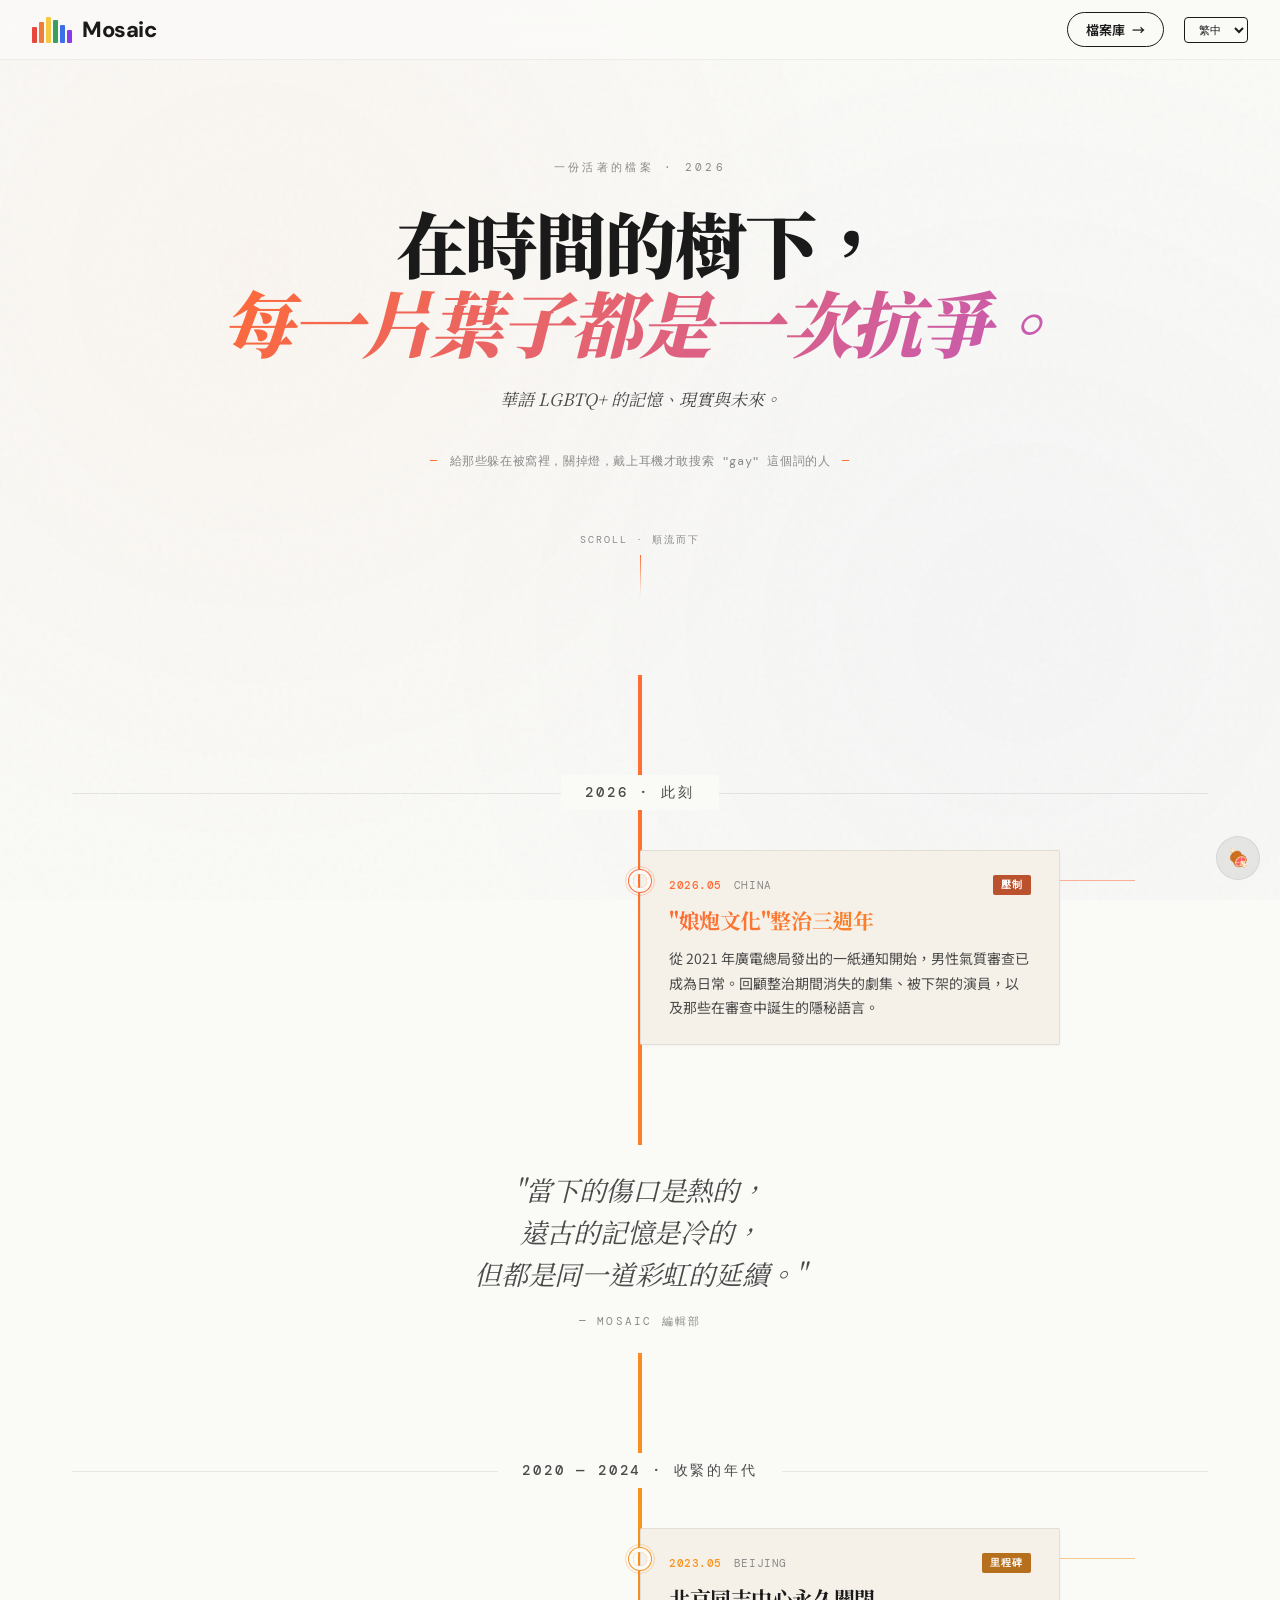
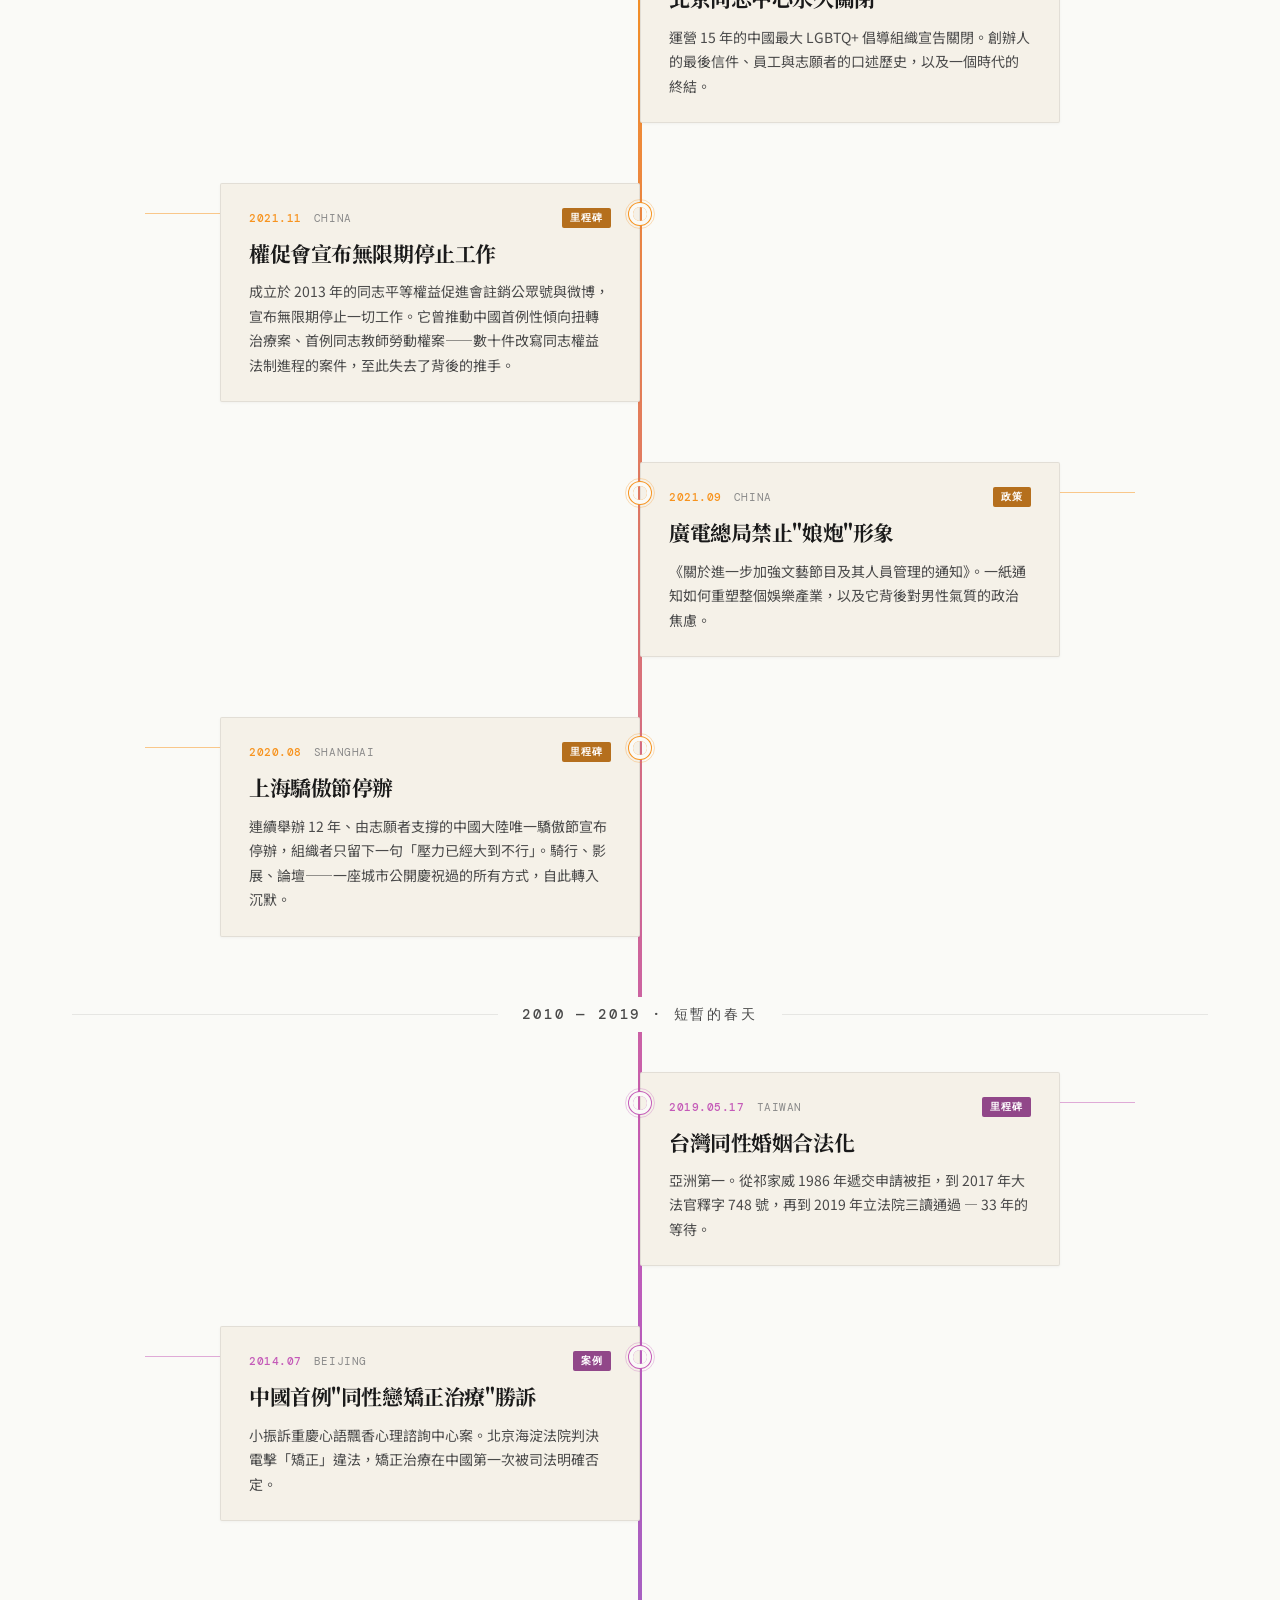
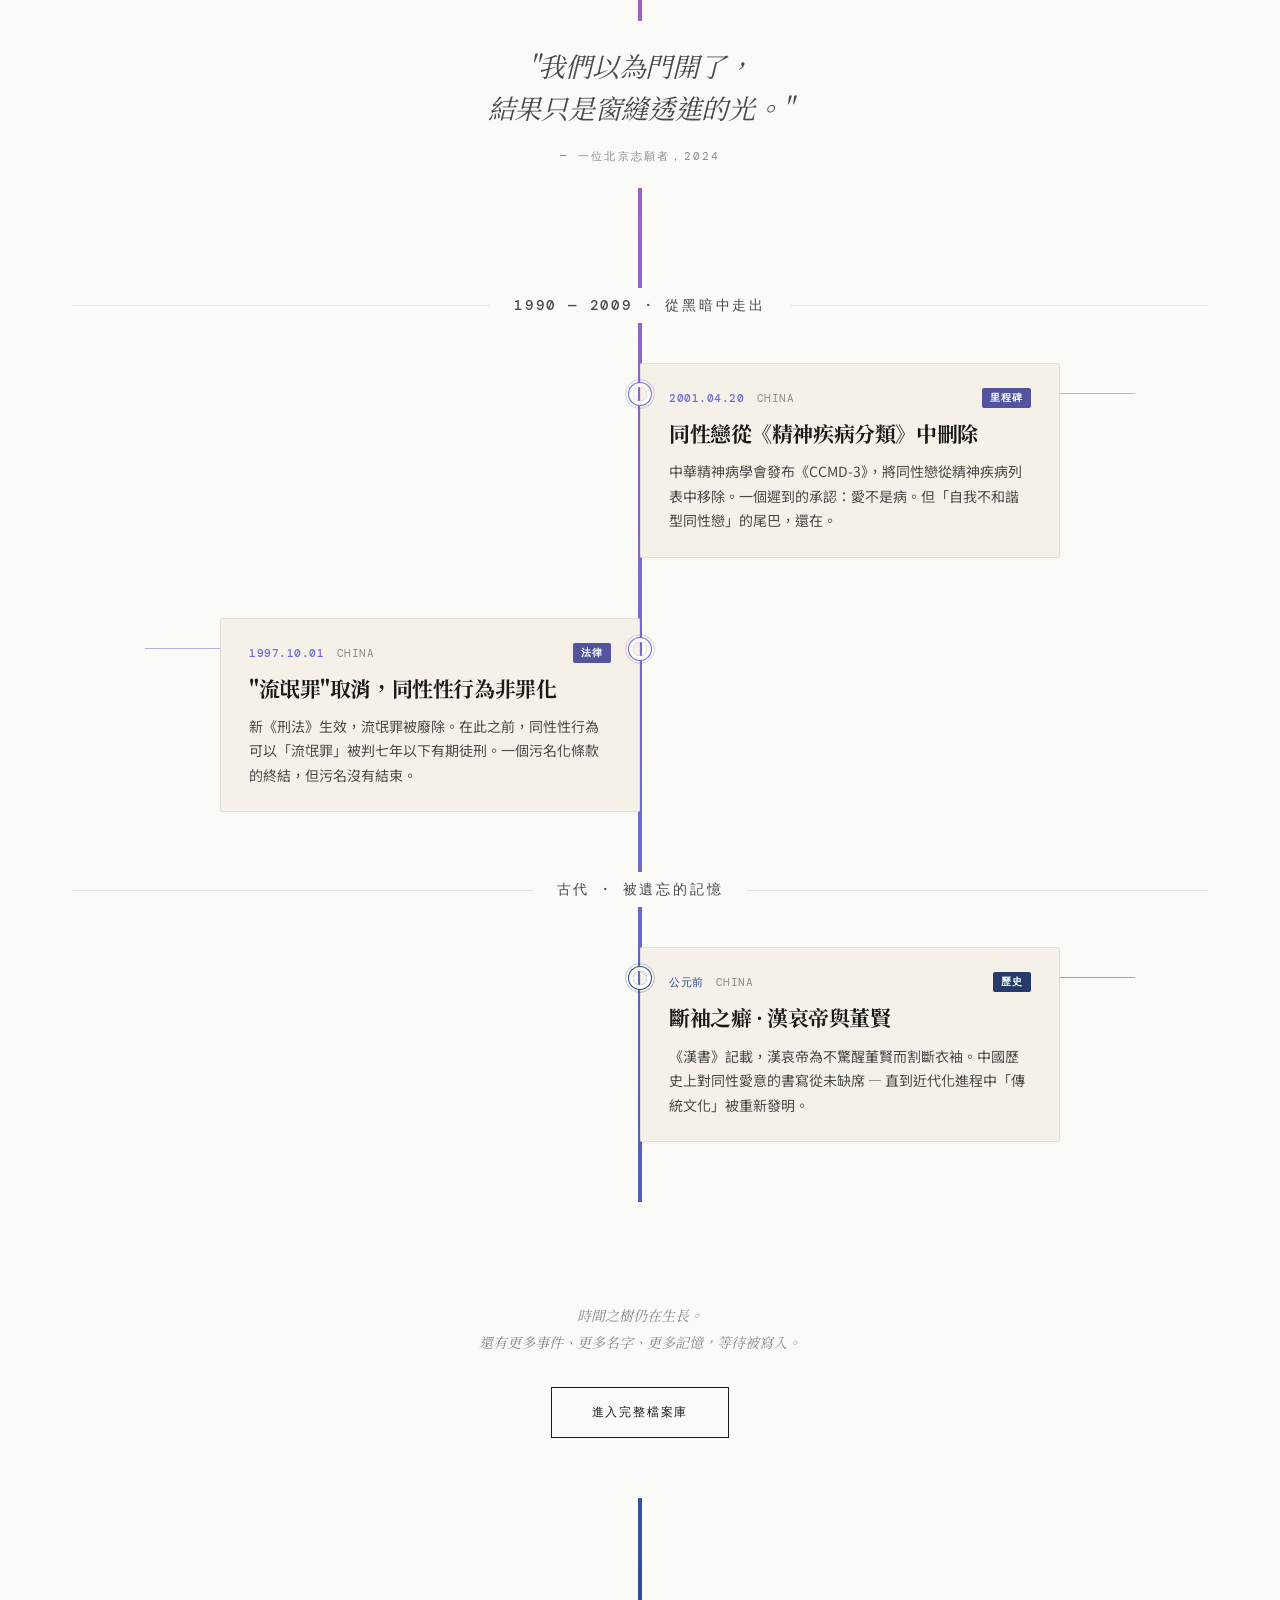
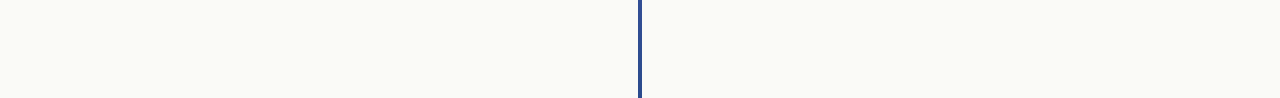
<file: index.html>
<!DOCTYPE html>
<html lang="zh-Hant">
<head>
<meta charset="UTF-8">
<meta name="viewport" content="width=device-width, initial-scale=1.0">
<title>Mosaic — 為那些在黑暗中搜索的人</title>
<link href="https://fonts.googleapis.com/css2?family=Noto+Serif+TC:wght@400;500;700;900&family=Noto+Sans+TC:wght@300;400;500;700&family=Noto+Sans+SC:wght@300;400;500;700&family=DM+Sans:wght@400;500;600;700;800&family=DM+Mono:wght@400;500&display=swap" rel="stylesheet">
<link rel="stylesheet" href="css/landing.css">
</head>
<body>

<div class="noise"></div>

<!-- ── 頂部導航 ── -->
<nav class="topnav">
  <a class="logo" href="index.html">
    <div class="logo-mark"><div class="shard"></div><div class="shard"></div><div class="shard"></div><div class="shard"></div><div class="shard"></div><div class="shard"></div></div>
    <span>Mosaic</span>
  </a>
  <div class="nav-actions">
    <a class="nav-link-archive" href="archive.html" data-i18n="nav_archive">檔案庫</a>
    <select class="lang-toggle" id="lang-select" onchange="switchLang(this.value)">
      <option value="zh" selected>繁中</option>
      <option value="zh-cn">简中</option>
      <option value="en">EN</option>
    </select>
  </div>
</nav>

<!-- ── Hero ── -->
<section class="hero">
  <div class="hero-eyebrow" data-i18n="eyebrow">一份活著的檔案 · 2026</div>
  <h1 class="hero-title">
    <span data-i18n-html="title_line1">在時間的樹下，<br></span><span class="accent" data-i18n="title_accent">每一片葉子都是一次抗爭。</span>
  </h1>
  <p class="hero-subtitle" data-i18n="subtitle">華語 LGBTQ+ 的記憶、現實與未來。</p>
  <div class="hero-quote" data-i18n="quote">
    給那些躲在被窩裡，關掉燈，戴上耳機才敢搜索 "gay" 這個詞的人
  </div>
  <div class="scroll-hint">
    <span data-i18n="scroll">SCROLL · 順流而下</span>
    <div class="scroll-arrow"></div>
  </div>
</section>

<!-- ── 時間之樹 ── -->
<section class="tree-container" id="tree">

  <svg class="tree-trunk-svg" preserveAspectRatio="none" viewBox="0 0 4 100">
    <defs>
      <linearGradient id="trunk-gradient" x1="0%" y1="0%" x2="0%" y2="100%">
        <stop offset="0%"   stop-color="#ff6b35"/>
        <stop offset="20%"  stop-color="#f7931e"/>
        <stop offset="50%"  stop-color="#c45ab8"/>
        <stop offset="80%"  stop-color="#6b6bd6"/>
        <stop offset="100%" stop-color="#2a4a8c"/>
      </linearGradient>
    </defs>
    <rect x="0" y="0" width="4" height="100" fill="url(#trunk-gradient)"/>
  </svg>

  <!-- 節點由 JS 渲染 -->
  <div id="tree-nodes"></div>

  <!-- 樹根 CTA -->
  <div class="tree-root">
    <div class="tree-root-text" data-i18n-html="root_text">
      時間之樹仍在生長。<br>還有更多事件、更多名字、更多記憶，等待被寫入。
    </div>
    <a class="tree-root-cta" href="archive.html" data-i18n="root_cta">進入完整檔案庫</a>
  </div>

</section>

<!-- ── 🍖 逃生按鈕 ── -->
<button class="panic-button" id="panic-btn" aria-label="Emergency exit">🍖</button>

<!-- ── 偽裝頁面（食譜） ── -->
<div class="disguise-page" id="disguise-page">
  <div class="disguise-content">
    <div class="disguise-header">
      <div class="disguise-title" id="recipe-site-title">美食天下</div>
      <div class="disguise-subtitle">www.meishichina.com</div>
    </div>
    <div class="disguise-recipe">
      <div class="disguise-recipe-img"   id="recipe-icon">🍽️</div>
      <div class="disguise-recipe-title" id="recipe-name">菜名</div>
      <div class="disguise-recipe-meta"  id="recipe-meta">難度：中等 | 時間：30分鐘</div>
      <div class="disguise-recipe-section">
        <h3 id="label-ingredients">主料</h3>
        <ul id="recipe-ingredients"></ul>
      </div>
      <div class="disguise-recipe-section">
        <h3 id="label-seasonings">調料</h3>
        <ul id="recipe-seasonings"></ul>
      </div>
      <div class="disguise-recipe-section">
        <h3 id="label-steps">做法步驟</h3>
        <div id="recipe-steps"></div>
      </div>
      <div class="disguise-recipe-section">
        <p id="recipe-tips" style="color:#999;font-size:12px;"></p>
      </div>
    </div>
    <div style="text-align:center;padding:30px 0;border-top:1px solid #eee;color:#999;font-size:12px;">
      <p id="recipe-footer">© 2026 美食天下 meishichina.com | 更多菜譜請訪問首頁</p>
      <p id="recipe-categories" style="margin-top:8px;">熱門分類：川菜 | 粵菜 | 湘菜 | 素菜 | 湯羹 | 烘焙</p>
    </div>
  </div>
</div>

<!-- ══════════════════════════════════════
     JAVASCRIPT
     ══════════════════════════════════════ -->
<script src="data/timeline.js"></script>
<script src="js/landing.js"></script>
</body>
</html>
</file>
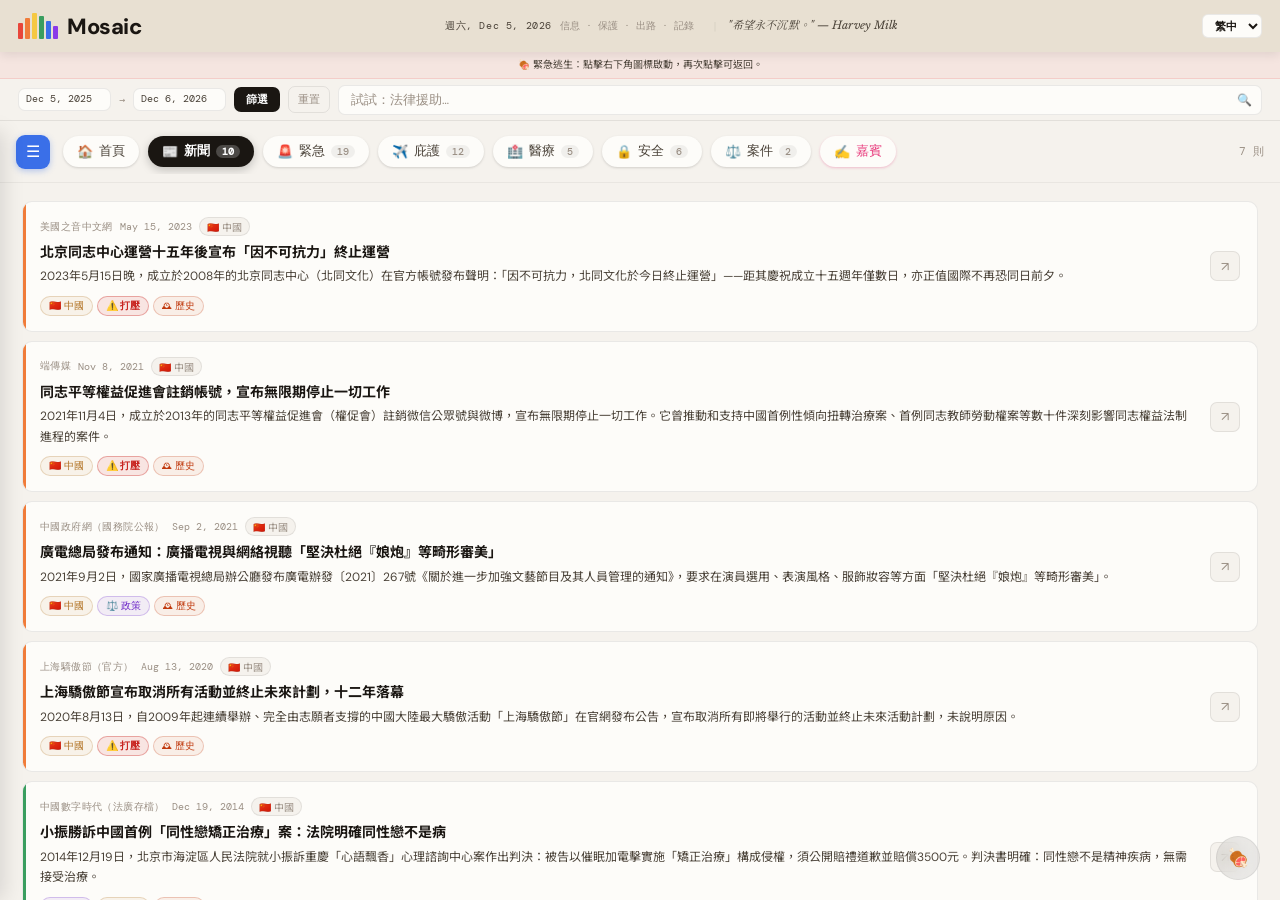
<file: archive.html>
<!DOCTYPE html>
<html lang="zh-Hant">
<head>
<meta charset="UTF-8">
<meta name="viewport" content="width=device-width, initial-scale=1.0">
<title>Mosaic 檔案庫</title>
<link href="https://fonts.googleapis.com/css2?family=Noto+Serif+TC:wght@400;500;700;900&family=Noto+Sans+TC:wght@300;400;500;700&family=Noto+Sans+SC:wght@300;400;500;700&family=DM+Sans:wght@300;400;500;600&family=DM+Mono:wght@400;500&family=Libre+Baskerville:ital,wght@0,400;0,700;1,400&display=swap" rel="stylesheet">
<link rel="stylesheet" href="css/archive.css">
</head>
<body>
<div class="topbar">
  <a class="logo-link" href="index.html">
    <div class="logo-mark"><div class="shard"></div><div class="shard"></div><div class="shard"></div><div class="shard"></div><div class="shard"></div><div class="shard"></div></div>
    <span class="logo-text">Mosaic</span>
  </a>
  <div class="newspaper-meta">
    <span class="newspaper-date" id="newspaper-date">—</span>
    <span class="meta-sep" id="newspaper-tagline">信息 · 保護 · 出路 · 記錄</span>
    <span class="meta-divider">|</span>
    <span class="quote-text" id="quote-text"></span>
  </div>
  <select class="lang-select" id="lang-select"><option value="zh" selected>繁中</option><option value="zh-cn">简中</option><option value="en">EN</option></select>
</div>
<div class="panic-hint-bar" id="panic-hint-bar">🍖 緊急逃生：點擊右下角圖標啟動，再次點擊可返回。</div>
<div class="filterbar">
  <div class="date-field"><span class="date-disp" id="disp-from">Jun 1, 2025</span><input type="date" id="date-from" value="2025-06-01"></div>
  <span class="date-arrow">→</span>
  <div class="date-field"><span class="date-disp" id="disp-to">May 1, 2026</span><input type="date" id="date-to" value="2026-05-01"></div>
  <button class="btn-filter" id="btn-filter">篩選</button>
  <button class="btn-reset" id="btn-reset">重置</button>
  <div class="search-wrap">
    <input class="search-input" id="search-input" type="text" placeholder="試試：庇護…" autocomplete="off">
    <span class="search-icon" id="search-icon">🔍</span>
    <button class="search-clear" id="search-clear">✕</button>
  </div>
  <div class="active-tag-badge" id="active-tag-badge"><span id="atb-text"></span><button class="atb-clear" id="atb-clear">✕</button></div>
</div>
<div class="layout">
  <div class="sidebar" id="sidebar">
    <div class="sidebar-top">
      <div class="sidebar-section">
        <div class="nav-item" onclick="window.location.href='index.html'" style="--item-color:#ff6b35">
          <div class="nav-icon" style="--item-color:#ff6b35">🏠</div><span id="lb-home">首頁 · 時間之樹</span>
        </div>
      </div>
      <div class="sidebar-divider"></div>
      <div class="sidebar-section">
        <div class="nav-item active" data-cat="news" id="nav-news" style="--item-color:var(--glass-red)">
          <div class="nav-icon" style="--item-color:var(--glass-red)">📰</div><span id="lb-news">新聞</span><span class="nav-count" id="count-news">—</span>
        </div>
        <div class="sub-group open" id="sub-news">
          <div class="sub-item active" data-sub="all" id="subnav-news-all">全部新聞</div>
          <div class="sub-item" data-sub="zh-sphere" id="subnav-news-zh">中文圈動態</div>
          <div class="sub-item" data-sub="zh-sphere" data-country="cn" id="subnav-cn">　🇨🇳 中國</div>
          <div class="sub-item" data-sub="zh-sphere" data-country="hk" id="subnav-hk">　🇭🇰 香港</div>
          <div class="sub-item" data-sub="zh-sphere" data-country="tw" id="subnav-tw">　🇹🇼 台灣</div>
          <div class="sub-item" data-sub="overseas" id="subnav-news-overseas">海外華人 LGBTQ+</div>
          <div class="sub-item" data-sub="global" id="subnav-news-global">全球重要事件</div>
        </div>
      </div>
      <div class="sidebar-divider"></div>
      <div class="sidebar-section">
        <div class="nav-item" data-cat="emergency" id="nav-emergency" style="--item-color:#c8241f">
          <div class="nav-icon" style="--item-color:#c8241f">🚨</div><span id="lb-emergency">緊急資源</span><span class="nav-count" id="count-emergency">—</span>
        </div>
        <div class="sub-group" id="sub-emergency">
          <div class="sub-item" data-sub="crisis" id="subnav-em-crisis">國內危機求助</div>
          <div class="sub-item" data-sub="legal" id="subnav-em-legal">法律援助</div>
          <div class="sub-item" data-sub="community" id="subnav-em-community">社群組織</div>
          <div class="sub-item" data-sub="mental" id="subnav-em-mental">心理支持熱線</div>
        </div>
      </div>
      <div class="sidebar-divider"></div>
      <div class="sidebar-section">
        <div class="nav-item" data-cat="asylum" id="nav-asylum" style="--item-color:var(--glass-violet)">
          <div class="nav-icon" style="--item-color:var(--glass-violet)">✈️</div><span id="lb-asylum">庇護指南</span><span class="nav-count" id="count-asylum">—</span>
        </div>
        <div class="sub-group" id="sub-asylum">
          <div class="sub-item" data-sub="us" id="subnav-as-us">美國 Asylum</div>
          <div class="sub-item" data-sub="ca" id="subnav-as-ca">加拿大 Refugee</div>
          <div class="sub-item" data-sub="compare" id="subnav-as-compare">各國對比</div>
        </div>
      </div>
      <div class="sidebar-divider"></div>
      <div class="sidebar-section">
        <div class="nav-item" data-cat="medical" id="nav-medical" style="--item-color:var(--glass-green)">
          <div class="nav-icon" style="--item-color:var(--glass-green)">🏥</div><span id="lb-medical">醫療援助</span><span class="nav-count" id="count-medical">—</span>
        </div>
        <div class="sub-group" id="sub-medical">
          <div class="sub-item" data-sub="providers" id="subnav-md-providers">友善醫療提供者</div>
          <div class="sub-item" data-sub="trans" id="subnav-md-trans">跨性別醫療</div>
          <div class="sub-item" data-sub="sexual" id="subnav-md-sexual">性健康 · HIV · PrEP</div>
        </div>
      </div>
      <div class="sidebar-divider"></div>
      <div class="sidebar-section">
        <div class="nav-item" data-cat="safety" id="nav-safety" style="--item-color:var(--glass-teal)">
          <div class="nav-icon" style="--item-color:var(--glass-teal)">🔒</div><span id="lb-safety">安全工具</span><span class="nav-count" id="count-safety">—</span>
        </div>
        <div class="sub-group" id="sub-safety">
          <div class="sub-item" data-sub="vpn" id="subnav-sf-vpn">VPN 指南</div>
          <div class="sub-item" data-sub="encrypt" id="subnav-sf-encrypt">通訊加密</div>
          <div class="sub-item" data-sub="footprint" id="subnav-sf-footprint">數位足跡清理</div>
        </div>
      </div>
      <div class="sidebar-divider"></div>
      <div class="sidebar-section">
        <div class="nav-item" data-cat="cases" id="nav-cases" style="--item-color:var(--glass-orange)">
          <div class="nav-icon" style="--item-color:var(--glass-orange)">⚖️</div><span id="lb-cases">歷史案件</span><span class="nav-count" id="count-cases">—</span>
        </div>
      </div>
      <div class="sidebar-divider"></div>
      <div class="sidebar-section">
        <div class="nav-item guest-submit-btn" data-cat="guest" id="nav-guest">
          <div class="nav-icon">✍️</div><span id="lb-guest">特邀嘉賓</span>
        </div>
        <div style="padding:8px 16px 10px;font-size:10.5px;color:var(--text-dim);line-height:1.75;">
          <span id="lb-guest-hint">與社群分享您的故事。</span><br>
          <div style="margin-top:6px;padding:6px 10px;background:var(--bg);border:1px solid var(--border);border-radius:6px;font-family:monospace;font-size:11px;color:var(--text);cursor:pointer;" onclick="navigator.clipboard.writeText('chaosxxcinema@outlook.com').then(()=>alert('Email copied!'))">chaosxxcinema@outlook.com</div>
        </div>
      </div>
    </div>
    <div class="sidebar-bottom">
      <a class="sb-kofi" href="https://ko-fi.com/chaosxxcinema" target="_blank" rel="noopener">☕ <span id="kofi-label">請我喝杯咖啡</span></a>
      <button class="sb-link" onclick="document.getElementById('disc-overlay').classList.add('open')"><span id="lb-about">ℹ️ 關於與聯繫</span></button>
      <div class="sb-credit">XiaXia · ChaosXX™ © 2026</div>
    </div>
  </div>
  <div class="main" id="main-area">
    <div class="content-header">
      <button class="content-menu-btn" id="sidebar-toggle" aria-label="menu">☰</button>
      <div class="content-title" id="content-title"></div>
      <div class="board-tabs" id="board-tabs">
        <button class="board-tab" data-tab-cat="home"><span class="bt-icon">🏠</span><span class="bt-label" data-tablb="home">首頁</span></button>
        <button class="board-tab" data-tab-cat="news"><span class="bt-icon">📰</span><span class="bt-label" data-tablb="news">新聞</span><span class="tab-count">0</span></button>
        <button class="board-tab" data-tab-cat="emergency"><span class="bt-icon">🚨</span><span class="bt-label" data-tablb="emergency">緊急</span><span class="tab-count">0</span></button>
        <button class="board-tab" data-tab-cat="asylum"><span class="bt-icon">✈️</span><span class="bt-label" data-tablb="asylum">庇護</span><span class="tab-count">0</span></button>
        <button class="board-tab" data-tab-cat="medical"><span class="bt-icon">🏥</span><span class="bt-label" data-tablb="medical">醫療</span><span class="tab-count">0</span></button>
        <button class="board-tab" data-tab-cat="safety"><span class="bt-icon">🔒</span><span class="bt-label" data-tablb="safety">安全</span><span class="tab-count">0</span></button>
        <button class="board-tab" data-tab-cat="cases"><span class="bt-icon">⚖️</span><span class="bt-label" data-tablb="cases">案件</span><span class="tab-count">0</span></button>
        <button class="board-tab bt-guest" data-tab-cat="guest"><span class="bt-icon">✍️</span><span class="bt-label" data-tablb="guest">嘉賓</span></button>
      </div>
      <div class="content-count" id="content-count">— 則</div>
    </div>
    <div class="cards-scroll" id="cards-scroll">
      <div id="cards-grid"></div>
      <div class="empty" id="empty-state">找不到相關內容 🌈</div>
    </div>
  </div>
</div>
<div class="overlay" id="overlay">
  <div class="detail-panel" id="detail-panel">
    <div class="panel-header">
      <div class="panel-strip" id="panel-strip"></div>
      <div style="flex:1;min-width:0"><div class="panel-source-date" id="panel-src"></div><div class="panel-title" id="panel-title"></div></div>
      <button class="panel-close" id="panel-close">✕</button>
    </div>
    <div class="panel-body" id="panel-body">
      <div class="panel-summary-box" id="panel-summary-box">
        <div class="panel-summary-label" id="lbl-ai">✦ 摘要</div>
        <div class="panel-summary-text" id="panel-summary"></div>
      </div>
      <div class="panel-tags" id="panel-tags"></div>
      <div class="panel-full-text" id="panel-full"></div>
      <a class="panel-cta" id="panel-cta" href="#" target="_blank">→ <span id="cta-text">查看原文</span></a>
    </div>
  </div>
</div>
<div class="disc-overlay" id="disc-overlay">
  <div class="disc-modal">
    <button class="disc-close" onclick="document.getElementById('disc-overlay').classList.remove('open')">✕</button>
    <div class="disc-title" id="disc-title">ℹ️ 關於與聯繫</div>
    <div class="disc-sec-title" id="disc-s1">關於本工具</div><div class="disc-body" id="disc-b1"></div>
    <div class="disc-sec-title" id="disc-s2">摘要與編輯說明</div><div class="disc-body" id="disc-b2"></div>
    <div class="disc-sec-title" id="disc-s3">隱私與資料</div><div class="disc-body" id="disc-b3"></div>
    <div class="disc-sec-title" id="disc-s4">使用者責任</div><div class="disc-body" id="disc-b4"></div>
    <div class="disc-divider"></div>
    <div class="disc-sec-title" id="disc-s5">維護者</div><div class="disc-body" id="disc-b5">XiaXia · ChaosXX™ · © 2026</div>
  </div>
</div>
<button class="panic-button" id="panic-btn" aria-label="Emergency exit">🍖</button>
<div class="disguise-page" id="disguise-page">
  <div class="disguise-content">
    <div class="disguise-header"><div class="disguise-title" id="recipe-site-title">美食天下</div><div class="disguise-subtitle">www.meishichina.com</div></div>
    <div class="disguise-recipe">
      <div class="disguise-recipe-img" id="recipe-icon">🍽️</div>
      <div class="disguise-recipe-title" id="recipe-name">菜名</div>
      <div class="disguise-recipe-meta" id="recipe-meta">難度：中等 | 時間：30分鐘</div>
      <div class="disguise-recipe-section"><h3 id="label-ingredients">主料</h3><ul id="recipe-ingredients"></ul></div>
      <div class="disguise-recipe-section"><h3 id="label-seasonings">調料</h3><ul id="recipe-seasonings"></ul></div>
      <div class="disguise-recipe-section"><h3 id="label-steps">做法步驟</h3><div id="recipe-steps"></div></div>
      <div class="disguise-recipe-section"><p id="recipe-tips" style="color:#999;font-size:12px;"></p></div>
    </div>
    <div style="text-align:center;padding:30px 0;border-top:1px solid #eee;color:#999;font-size:12px;">
      <p id="recipe-footer">© 2026 美食天下 meishichina.com</p>
      <p id="recipe-categories" style="margin-top:8px;">熱門分類：川菜 | 粵菜 | 湘菜 | 素菜 | 湯羹 | 烘焙</p>
    </div>
  </div>
</div>
<!-- 參考資料(穩定型) -->
<script src="data/reference.js"></script>
<!-- 新聞歸檔設定 -->
<script src="data/news-index.js"></script>
<!-- 歷史新聞(常青,對應時間之樹) -->
<script src="data/news-history.js"></script>
<!-- 新聞檔案(每季一個,新增一季就加一行) -->
<script src="data/news-2025-Q3.js"></script>
<script src="data/news-2025-Q4.js"></script>
<script src="data/news-2026-Q2.js"></script>
<!-- 應用邏輯 -->
<script src="js/archive.js"></script>
</body>
</html>
</file>
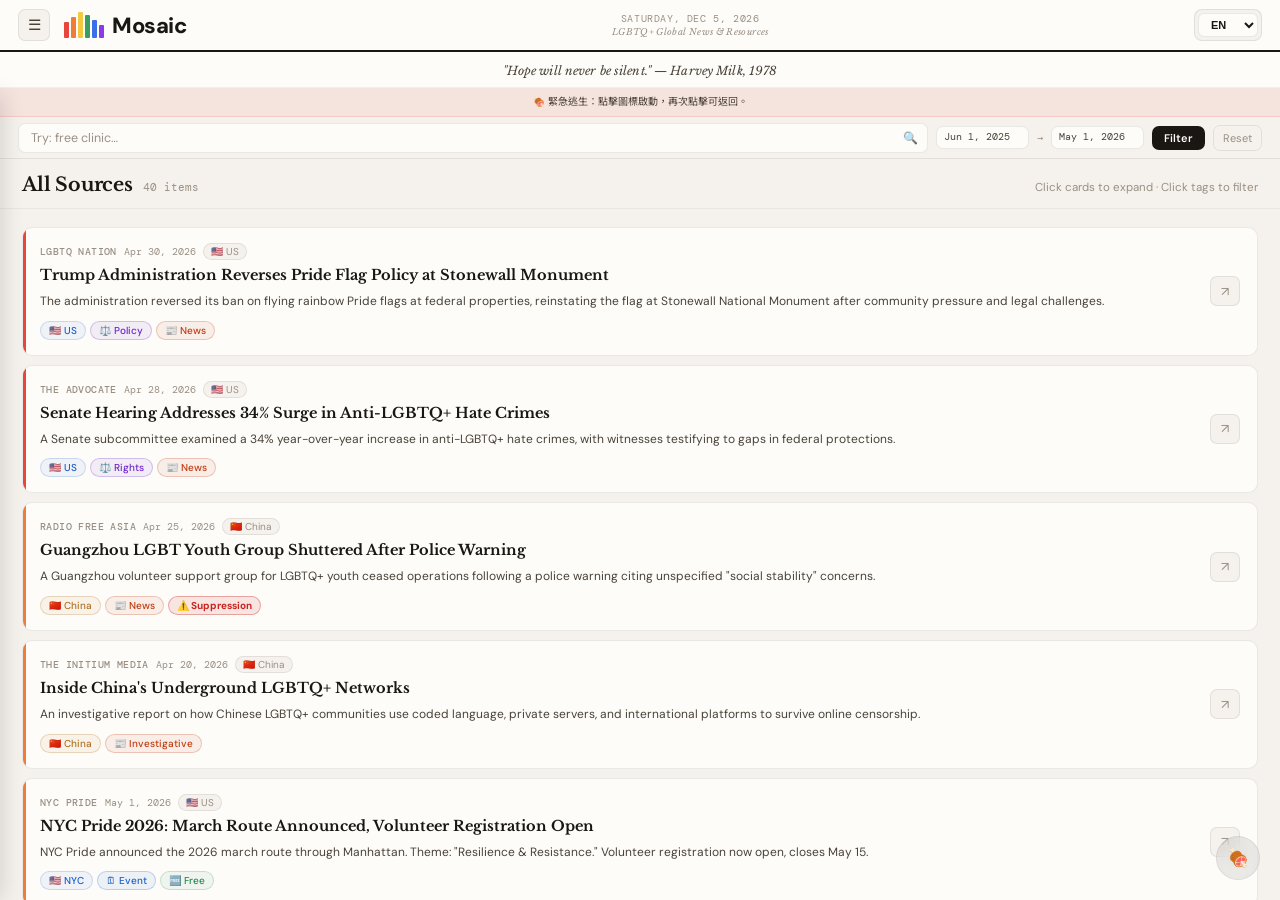
<file: mosaic-v4-FINAL-RECIPES.html>
<!DOCTYPE html>
<html lang="en">
<head>
<meta charset="UTF-8">
<meta name="viewport" content="width=device-width, initial-scale=1.0">
<title>Mosaic — LGBTQ+ Global News</title>
<link href="https://fonts.googleapis.com/css2?family=Libre+Baskerville:ital,wght@0,400;0,700;1,400&family=DM+Sans:wght@300;400;500;600&family=DM+Mono:wght@400;500&family=Noto+Sans+TC:wght@400;500;700&display=swap" rel="stylesheet">
<style>
*,*::before,*::after{box-sizing:border-box;margin:0;padding:0;}

:root{
  --glass-red:#e8463a; --glass-orange:#f07c3a; --glass-yellow:#f5c842;
  --glass-green:#3a9e5f; --glass-blue:#3a6fe8; --glass-violet:#8a3ae8;
  --glass-pink:#e83a7c; --glass-teal:#3ab8c8;
  --bg:#f5f2ed; --surface:#fdfcf9;
  --border:rgba(0,0,0,0.08); --border2:rgba(0,0,0,0.05);
  --text:#1a1612; --text-mid:#4a4238; --text-dim:#9a8f84;
  --sidebar-w:220px;
  --topbar-h:52px;
  --filterbar-h:42px;
}

html,body{height:100%;overflow:hidden;}
body{font-family:'DM Sans','Noto Sans TC',sans-serif;background:var(--bg);color:var(--text);display:flex;flex-direction:column;}

/* ── TOPBAR — newspaper header ── */
.topbar{
  height:var(--topbar-h);flex-shrink:0;
  background:var(--surface);
  border-bottom:2px solid var(--text);  /* newspaper thick rule */
  display:flex;align-items:center;
  padding:0 18px;gap:14px;
  position:relative;z-index:100;
}

/* Mosaic glass-shard logo mark — 6-color rainbow flag with sunlight refraction */
.logo-mark{display:flex;align-items:flex-end;gap:2px;flex-shrink:0;height:26px;position:relative;overflow:visible;}
.shard{width:5px;border-radius:1px;transform-origin:bottom center;position:relative;overflow:hidden;}
.shard::after{
  content:'';position:absolute;inset:0;
  background:linear-gradient(135deg,transparent 0%,rgba(255,255,255,.5) 45%,rgba(255,255,255,.9) 50%,rgba(255,255,255,.5) 55%,transparent 100%);
  transform:translateX(-150%);
  animation:sunlight-sweep 12s ease-in-out infinite;
}
.shard:nth-child(1){height:16px;background:var(--glass-red);}
.shard:nth-child(2){height:21px;background:var(--glass-orange);animation-delay:.4s;}
.shard:nth-child(2)::after{animation-delay:.4s;}
.shard:nth-child(3){height:26px;background:var(--glass-yellow);animation-delay:.8s;}
.shard:nth-child(3)::after{animation-delay:.8s;}
.shard:nth-child(4){height:23px;background:var(--glass-green);animation-delay:1.2s;}
.shard:nth-child(4)::after{animation-delay:1.2s;}
.shard:nth-child(5){height:18px;background:var(--glass-blue);animation-delay:1.6s;}
.shard:nth-child(5)::after{animation-delay:1.6s;}
.shard:nth-child(6){height:13px;background:var(--glass-violet);animation-delay:2s;}
.shard:nth-child(6)::after{animation-delay:2s;}

@keyframes sunlight-sweep{
  0%{transform:translateX(-150%);}
  15%{transform:translateX(150%);}
  100%{transform:translateX(150%);}
}

.logo-text{font-family:'DM Sans',sans-serif;font-weight:800;font-size:22px;color:var(--text);letter-spacing:-.02em;flex-shrink:0;}

/* Newspaper date + weather — centre of topbar */
.newspaper-meta{
  flex:1;min-width:0;text-align:center;
  display:flex;flex-direction:column;align-items:center;justify-content:center;
  overflow:hidden;
}
.newspaper-date{
  font-family:'DM Mono',monospace;font-size:10px;letter-spacing:.06em;
  text-transform:uppercase;color:var(--text-dim);line-height:1;
  white-space:nowrap;overflow:hidden;text-overflow:ellipsis;max-width:100%;
}
.newspaper-tagline{
  font-family:'Libre Baskerville',serif;font-style:italic;
  font-size:9px;color:var(--text-dim);letter-spacing:.04em;
  margin-top:2px;white-space:nowrap;overflow:hidden;text-overflow:ellipsis;max-width:100%;
}

/* Weather badge — compact, icon + temp only */
.weather-badge{
  display:flex;align-items:center;gap:3px;flex-shrink:0;
  font-family:'DM Mono',monospace;font-size:11px;color:var(--text-dim);
  background:var(--bg);border:1px solid var(--border);
  border-radius:6px;padding:3px 7px;
  white-space:nowrap;max-width:70px;overflow:hidden;
}
.weather-icon{font-size:13px;line-height:1;flex-shrink:0;}

/* Lang toggle */
.lang-toggle{display:flex;gap:2px;background:var(--bg);border:1px solid var(--border);border-radius:8px;padding:3px;flex-shrink:0;}
.lang-btn{padding:4px 11px;border-radius:5px;border:none;background:transparent;color:var(--text-dim);font-family:'DM Mono',monospace;font-size:10px;letter-spacing:.04em;cursor:pointer;transition:all .16s;}
.lang-btn.active{background:var(--surface);color:var(--text);box-shadow:0 1px 3px rgba(0,0,0,.08);}

/* Mobile toggle - now visible on all screen sizes */
.sidebar-toggle{display:flex;width:32px;height:32px;border-radius:7px;background:var(--bg);border:1px solid var(--border);color:var(--text-mid);font-size:15px;cursor:pointer;align-items:center;justify-content:center;flex-shrink:0;transition:all .16s;}
.sidebar-toggle:hover{background:var(--glass-blue);color:#fff;border-color:var(--glass-blue);}

/* ── QUOTE BAR — Harvey Milk ── */
.quote-bar{
  flex-shrink:0;
  background:var(--surface);
  border-bottom:1px solid var(--border2);
  padding:7px 18px;
  text-align:center;
}
.quote-text{
  font-family:'Libre Baskerville',serif;
  font-style:italic;
  font-size:12px;
  color:var(--text-mid);
  letter-spacing:.01em;
  line-height:1.5;
}
.quote-author{
  font-family:'DM Mono',monospace;
  font-size:9px;
  color:var(--text-dim);
  letter-spacing:.08em;
  text-transform:uppercase;
  margin-left:8px;
}

/* ── FILTER BAR ── */
.filterbar{
  height:var(--filterbar-h);flex-shrink:0;
  background:var(--bg);
  border-bottom:1px solid var(--border);
  display:flex;align-items:center;
  padding:0 18px;gap:8px;
  position:relative;z-index:99;
}

/* Search */
.search-wrap{flex:1;position:relative;min-width:0;}
.search-input{
  width:100%;
  background:var(--surface);border:1px solid var(--border);border-radius:7px;
  padding:6px 30px 6px 12px;
  font-family:'DM Sans',sans-serif;font-size:12.5px;color:var(--text);
  outline:none;transition:border-color .18s,box-shadow .18s;
}
.search-input:focus{border-color:var(--glass-blue);box-shadow:0 0 0 3px rgba(58,111,232,.08);}
.search-input::placeholder{color:var(--text-dim);}
.search-icon{position:absolute;right:10px;top:50%;transform:translateY(-50%);color:var(--text-dim);font-size:12px;pointer-events:none;}
.search-clear{position:absolute;right:8px;top:50%;transform:translateY(-50%);color:var(--text-dim);font-size:12px;cursor:pointer;display:none;background:none;border:none;line-height:1;}

/* Date inputs — compact */
.date-field{position:relative;display:inline-flex;align-items:center;flex-shrink:0;}
.date-disp{
  background:var(--surface);border:1px solid var(--border);border-radius:7px;
  padding:4px 18px 4px 7px;color:var(--text-mid);
  font-family:'DM Mono',monospace;font-size:9.5px;
  white-space:nowrap;min-width:78px;pointer-events:none;line-height:1.4;
}
.date-field input[type=date]{position:absolute;inset:0;opacity:0;cursor:pointer;width:100%;}
.date-arrow{font-family:'DM Mono',monospace;font-size:10px;color:var(--text-dim);flex-shrink:0;}

.btn-filter{padding:5px 12px;border-radius:7px;background:var(--text);color:#fff;border:none;font-family:'DM Sans',sans-serif;font-size:11px;font-weight:600;cursor:pointer;transition:all .16s;white-space:nowrap;}
.btn-filter:hover{background:#2a2018;}
.btn-reset{padding:5px 9px;border-radius:7px;background:transparent;border:1px solid var(--border);color:var(--text-dim);font-family:'DM Sans',sans-serif;font-size:11px;cursor:pointer;transition:all .16s;}
.btn-reset:hover{color:var(--text);}

/* Active tag badge in filterbar */
.active-tag-badge{
  display:none;align-items:center;gap:5px;flex-shrink:0;
  background:rgba(58,111,232,.1);border:1px solid rgba(58,111,232,.25);
  border-radius:999px;padding:3px 10px;
  font-family:'DM Sans',sans-serif;font-size:11px;color:var(--glass-blue);white-space:nowrap;
}
.active-tag-badge.show{display:inline-flex;}
.atb-clear{background:none;border:none;color:rgba(58,111,232,.6);font-size:12px;cursor:pointer;line-height:1;padding:0;margin-left:2px;}
.atb-clear:hover{color:var(--glass-blue);}

/* ── LAYOUT ── */
.layout{flex:1;min-height:0;display:flex;overflow:hidden;}

/* ── SIDEBAR ── collapsible on all screen sizes */
.sidebar{
  width:var(--sidebar-w);flex-shrink:0;
  background:var(--surface);border-right:1px solid var(--border);
  display:flex;flex-direction:column;
  overflow-y:auto;overflow-x:hidden;
  position:fixed;left:0;top:calc(var(--topbar-h) + var(--filterbar-h));bottom:0;
  z-index:200;
  transform:translateX(-100%);
  transition:transform .22s ease;
  box-shadow:4px 0 20px rgba(0,0,0,.12);
}
.sidebar.open{transform:translateX(0);}
.sidebar::-webkit-scrollbar{display:none;}

.sidebar-top{flex:1;padding:14px 0 0;}

.sidebar-section{margin-bottom:4px;}
.sidebar-label{font-family:'DM Mono',monospace;font-size:9px;letter-spacing:.12em;text-transform:uppercase;color:var(--text-dim);padding:4px 16px 5px;}

.nav-item{display:flex;align-items:center;gap:9px;padding:7px 16px;cursor:pointer;position:relative;transition:background .14s;font-size:13px;font-weight:500;color:var(--text-mid);}
.nav-item:hover{background:var(--bg);}
.nav-item.active{background:var(--bg);color:var(--text);font-weight:600;}
.nav-item.active::before{content:'';position:absolute;left:0;top:18%;bottom:18%;width:3px;border-radius:0 3px 3px 0;background:var(--item-color,var(--glass-blue));}
.nav-icon{width:21px;height:21px;border-radius:5px;display:flex;align-items:center;justify-content:center;font-size:11px;flex-shrink:0;background:color-mix(in srgb,var(--item-color,var(--glass-blue)) 14%,transparent);}
.nav-count{margin-left:auto;font-family:'DM Mono',monospace;font-size:10px;color:var(--text-dim);background:var(--bg);border:1px solid var(--border);border-radius:999px;padding:1px 6px;}
#count-guest{display:none;} /* Hide count for guest submissions */

.sidebar-divider{height:1px;background:var(--border2);margin:6px 14px;}

.country-item{display:flex;align-items:center;gap:8px;padding:5px 16px;cursor:pointer;font-size:12px;color:var(--text-mid);transition:background .14s;}
.country-item:hover{background:var(--bg);}
.country-item.active{background:var(--bg);color:var(--text);font-weight:600;}
.flag{font-size:15px;flex-shrink:0;}
.country-new{font-size:10px;background:rgba(16,185,129,.18);color:rgba(5,150,105,1);border:1px solid rgba(16,185,129,.45);border-radius:999px;padding:2px 7px;margin-left:auto;font-weight:700;letter-spacing:.05em;}

.sources-text{padding:4px 16px 10px;font-size:10.5px;color:var(--text-dim);line-height:1.75;}

/* ── SIDEBAR BOTTOM ── */
.sidebar-bottom{
  flex-shrink:0;
  border-top:1px solid var(--border);
  padding:12px 14px;
  display:flex;flex-direction:column;gap:8px;
}
.sb-kofi{
  display:inline-flex;align-items:center;gap:6px;
  background:rgba(16,185,129,.12);border:1px solid rgba(16,185,129,.35);
  border-radius:999px;padding:5px 12px;
  color:rgba(5,150,105,.95);
  font-family:'DM Sans',sans-serif;font-size:11px;font-weight:600;
  text-decoration:none;transition:all .18s;width:100%;justify-content:center;
}
.sb-kofi:hover{background:rgba(16,185,129,.22);border-color:rgba(16,185,129,.55);}
.sb-links{display:flex;justify-content:center;gap:12px;}
.sb-link{
  font-family:'DM Mono',monospace;font-size:9px;letter-spacing:.06em;
  color:var(--text-dim);text-decoration:none;cursor:pointer;
  transition:color .16s;text-transform:uppercase;background:none;border:none;
}
.sb-link:hover{color:var(--text);}
.sb-credit{
  font-family:'DM Mono',monospace;font-size:9px;
  color:var(--text-dim);text-align:center;letter-spacing:.04em;
  opacity:.65;
}

/* ── MAIN ── */
.main{flex:1;min-width:0;display:flex;flex-direction:column;overflow:hidden;}
.content-header{flex-shrink:0;padding:14px 22px 12px;border-bottom:1px solid var(--border2);display:flex;align-items:baseline;gap:10px;flex-wrap:wrap;}
.content-title{font-family:'Libre Baskerville',serif;font-size:19px;font-weight:700;letter-spacing:-.01em;color:var(--text);}
.content-count{font-family:'DM Mono',monospace;font-size:11px;color:var(--text-dim);}
.content-hint{font-size:11.5px;color:var(--text-dim);margin-left:auto;}

.cards-scroll{flex:1;min-height:0;overflow-y:auto;padding:18px 22px 32px;scrollbar-width:thin;scrollbar-color:rgba(0,0,0,.1) transparent;}
.cards-scroll::-webkit-scrollbar{width:5px;}
.cards-scroll::-webkit-scrollbar-thumb{background:rgba(0,0,0,.1);border-radius:3px;}

/* ── CARD ── */
.card{background:var(--surface);border:1px solid var(--border);border-radius:10px;padding:15px 17px;margin-bottom:9px;cursor:pointer;transition:box-shadow .18s,transform .18s,border-color .18s;position:relative;overflow:hidden;display:flex;gap:13px;align-items:flex-start;}
.card:hover{box-shadow:0 4px 18px rgba(0,0,0,.08);transform:translateY(-1px);border-color:rgba(0,0,0,.14);}
.card-strip{position:absolute;left:0;top:0;bottom:0;width:3px;border-radius:10px 0 0 10px;}
.card-body{flex:1;min-width:0;}
.card-meta{display:flex;align-items:center;gap:7px;flex-wrap:wrap;margin-bottom:5px;}
.card-source{font-family:'DM Mono',monospace;font-size:10px;font-weight:500;color:var(--text-dim);letter-spacing:.04em;text-transform:uppercase;}
.card-date{font-family:'DM Mono',monospace;font-size:10px;color:var(--text-dim);}
.card-geo{display:inline-flex;align-items:center;gap:3px;font-size:10px;color:var(--text-dim);background:var(--bg);border:1px solid var(--border);border-radius:999px;padding:1px 7px;}

.card-title{font-family:'Libre Baskerville',serif;font-size:14.5px;font-weight:700;line-height:1.45;color:var(--text);margin-bottom:5px;}
.card-title.zh{font-family:'Noto Sans TC',sans-serif;font-size:13.5px;}
.card-summary{font-size:12px;color:var(--text-mid);line-height:1.72;margin-bottom:9px;display:-webkit-box;-webkit-line-clamp:2;-webkit-box-orient:vertical;overflow:hidden;}
.card-tags{display:flex;flex-wrap:wrap;gap:4px;}

.ctag{display:inline-flex;align-items:center;gap:2px;padding:2px 8px;border-radius:999px;font-size:10px;font-family:'DM Sans',sans-serif;font-weight:500;border:1px solid;white-space:nowrap;cursor:pointer;transition:all .14s;}
.ctag:hover{filter:brightness(.92);transform:scale(1.04);}
.ctag.tag-active{outline:2px solid currentColor;outline-offset:1px;}
.ct-news{color:#c0390d;border-color:rgba(192,57,13,.24);background:rgba(192,57,13,.07);}
.ct-event{color:#1a5fc8;border-color:rgba(26,95,200,.24);background:rgba(26,95,200,.07);}
.ct-legal{color:#6b24c8;border-color:rgba(107,36,200,.24);background:rgba(107,36,200,.07);}
.ct-health{color:#1f8a4f;border-color:rgba(31,138,79,.24);background:rgba(31,138,79,.07);}
.ct-urgent{color:#c8241f;border-color:rgba(200,36,31,.34);background:rgba(200,36,31,.1);font-weight:700;}
.ct-ban{color:#c8241f;border-color:rgba(200,36,31,.28);background:rgba(200,36,31,.08);font-weight:600;}
.ct-persecution{color:#8b1a1a;border-color:rgba(139,26,26,.3);background:rgba(139,26,26,.09);font-weight:600;}
.ct-rollback{color:#b8560a;border-color:rgba(184,86,10,.28);background:rgba(184,86,10,.08);font-weight:600;}
.ct-resistance{color:#059669;border-color:rgba(5,150,105,.28);background:rgba(5,150,105,.08);font-weight:500;}
.ct-cn{color:#b07020;border-color:rgba(176,112,32,.24);background:rgba(176,112,32,.07);}
.ct-us{color:#1a5fc8;border-color:rgba(26,95,200,.18);background:rgba(26,95,200,.06);}
.ct-free{color:#1f8a4f;border-color:rgba(31,138,79,.2);background:rgba(31,138,79,.06);}

.card-link{flex-shrink:0;display:flex;align-items:center;justify-content:center;width:30px;height:30px;border-radius:7px;background:var(--bg);border:1px solid var(--border);color:var(--text-dim);font-size:13px;text-decoration:none;transition:all .16s;align-self:center;}
.card-link:hover{background:var(--glass-blue);border-color:var(--glass-blue);color:#fff;}

.hl{background:rgba(245,200,66,.45);border-radius:2px;padding:0 1px;}
.empty{text-align:center;padding:60px 20px;color:var(--text-dim);font-family:'Libre Baskerville',serif;font-style:italic;font-size:17px;display:none;}

/* Pagination */
.pagination{display:flex;align-items:center;justify-content:center;gap:8px;padding:20px;margin-top:10px;}
.pagination-btn{display:flex;align-items:center;justify-content:center;min-width:36px;height:36px;padding:0 12px;border-radius:7px;border:1px solid var(--border);background:var(--surface);color:var(--text-mid);font-family:'DM Sans',sans-serif;font-size:13px;font-weight:500;cursor:pointer;transition:all .16s;}
.pagination-btn:hover:not(:disabled){background:var(--glass-blue);color:#fff;border-color:var(--glass-blue);}
.pagination-btn:disabled{opacity:.4;cursor:not-allowed;}
.pagination-btn.active{background:var(--glass-blue);color:#fff;border-color:var(--glass-blue);font-weight:600;}
.pagination-info{font-size:12px;color:var(--text-dim);padding:0 8px;}

/* ── DETAIL OVERLAY ── */
.overlay{position:fixed;inset:0;background:rgba(26,22,18,.52);backdrop-filter:blur(6px);z-index:500;display:flex;justify-content:flex-end;opacity:0;pointer-events:none;transition:opacity .22s;}
.overlay.open{opacity:1;pointer-events:all;}
.detail-panel{width:min(520px,95vw);height:100%;background:var(--surface);border-left:1px solid var(--border);display:flex;flex-direction:column;transform:translateX(100%);transition:transform .24s cubic-bezier(.4,0,.2,1);overflow:hidden;}
.overlay.open .detail-panel{transform:translateX(0);}
.panel-header{flex-shrink:0;padding:18px 20px 14px;border-bottom:1px solid var(--border2);display:flex;align-items:flex-start;gap:10px;}
.panel-strip{width:4px;height:38px;border-radius:2px;flex-shrink:0;margin-top:2px;}
.panel-source-date{font-family:'DM Mono',monospace;font-size:10px;color:var(--text-dim);letter-spacing:.04em;margin-bottom:4px;}
.panel-title{font-family:'Libre Baskerville',serif;font-size:16px;font-weight:700;line-height:1.4;color:var(--text);flex:1;}
.panel-close{width:28px;height:28px;border-radius:7px;background:var(--bg);border:1px solid var(--border);color:var(--text-dim);font-size:13px;cursor:pointer;display:flex;align-items:center;justify-content:center;transition:all .16s;flex-shrink:0;}
.panel-close:hover{background:#fde4e4;border-color:#f5a0a0;color:#c8241f;}
.panel-body{flex:1;overflow-y:auto;padding:18px 20px 28px;}
.panel-body::-webkit-scrollbar{width:4px;}
.panel-body::-webkit-scrollbar-thumb{background:rgba(0,0,0,.1);border-radius:2px;}
.panel-summary-box{background:var(--bg);border-radius:8px;padding:13px 15px;margin-bottom:14px;border-left:3px solid var(--panel-color,var(--glass-blue));}
.panel-summary-label{font-family:'DM Mono',monospace;font-size:9px;letter-spacing:.12em;text-transform:uppercase;color:var(--text-dim);margin-bottom:5px;}
.panel-summary-text{font-size:13px;line-height:1.85;color:var(--text);}
.panel-tags{display:flex;flex-wrap:wrap;gap:6px;margin-bottom:16px;}
.panel-tags .ctag{font-size:11.5px;padding:3px 11px;cursor:pointer;}
.panel-full-text{font-size:12.5px;line-height:1.9;color:var(--text-mid);margin-bottom:20px;white-space:pre-wrap;}
.panel-cta{display:inline-flex;align-items:center;gap:6px;background:var(--text);color:#fff;border:none;border-radius:8px;padding:9px 18px;font-family:'DM Sans',sans-serif;font-size:13px;font-weight:600;text-decoration:none;cursor:pointer;transition:all .18s;}
.panel-cta:hover{background:#2a2018;transform:translateY(-1px);}

/* Guest article panel additions */
.panel-author-box{background:rgba(16,185,129,.08);border:1px solid rgba(16,185,129,.22);border-radius:8px;padding:12px 14px;margin-bottom:14px;}
.panel-author-label{font-family:'DM Mono',monospace;font-size:9px;letter-spacing:.12em;text-transform:uppercase;color:rgba(5,150,105,.8);margin-bottom:5px;font-weight:600;}
.panel-author-name{font-size:13px;font-weight:600;color:var(--text);margin-bottom:3px;}
.panel-author-bio{font-size:11.5px;color:var(--text-mid);line-height:1.6;}
.panel-listen-btn{display:inline-flex;align-items:center;gap:6px;background:rgba(16,185,129,.12);border:1px solid rgba(16,185,129,.35);color:rgba(5,150,105,.95);border-radius:8px;padding:8px 16px;font-family:'DM Sans',sans-serif;font-size:12px;font-weight:600;cursor:pointer;transition:all .18s;margin-bottom:16px;}
.panel-listen-btn:hover{background:rgba(16,185,129,.22);border-color:rgba(16,185,105,.55);}
.panel-listen-btn.playing{background:rgba(16,185,129,.25);border-color:rgba(16,185,129,.6);}
.panel-guest-disclaimer{background:rgba(245,200,66,.08);border:1px solid rgba(245,200,66,.25);border-radius:8px;padding:11px 13px;margin-top:16px;font-size:10.5px;line-height:1.75;color:var(--text-mid);}
.panel-guest-disclaimer strong{color:var(--text);font-weight:600;}
.panel-copyright{background:rgba(58,111,232,.08);border:1px solid rgba(58,111,232,.22);border-radius:8px;padding:11px 13px;margin-top:10px;font-size:10.5px;line-height:1.75;color:var(--text-mid);}
.panel-copyright strong{color:var(--text);font-weight:600;}

/* Comments section for guest articles */
.panel-comments{background:var(--bg);border:1px solid var(--border);border-radius:8px;padding:14px 16px;margin-top:16px;}
.panel-comments-header{font-family:'DM Mono',monospace;font-size:10px;letter-spacing:.12em;text-transform:uppercase;color:var(--text-dim);margin-bottom:10px;font-weight:600;}
.panel-comments-placeholder{text-align:center;padding:20px;background:rgba(16,185,129,.05);border:1px dashed rgba(16,185,129,.25);border-radius:6px;}
.panel-comments-placeholder-icon{font-size:32px;margin-bottom:8px;opacity:.6;}
.panel-comments-placeholder-text{font-size:12px;color:var(--text-mid);line-height:1.7;}
.panel-comments-placeholder-text strong{color:var(--text);font-weight:600;}

/* Disclaimer modal */
.disc-overlay{position:fixed;inset:0;background:rgba(26,22,18,.6);backdrop-filter:blur(8px);z-index:800;display:flex;align-items:center;justify-content:center;padding:20px;opacity:0;pointer-events:none;transition:opacity .22s;}
.disc-overlay.open{opacity:1;pointer-events:all;}
.disc-modal{background:var(--surface);border:1px solid var(--border);border-radius:14px;padding:28px 26px;max-width:520px;width:100%;max-height:82vh;overflow-y:auto;position:relative;box-shadow:0 24px 60px rgba(0,0,0,.18);}
.disc-modal::-webkit-scrollbar{width:4px;}
.disc-modal::-webkit-scrollbar-thumb{background:rgba(0,0,0,.1);border-radius:2px;}
.disc-close{position:absolute;top:14px;right:14px;width:28px;height:28px;border-radius:7px;background:var(--bg);border:1px solid var(--border);color:var(--text-dim);font-size:13px;cursor:pointer;display:flex;align-items:center;justify-content:center;transition:all .16s;}
.disc-close:hover{background:#fde4e4;color:#c8241f;}
.disc-title{font-family:'Libre Baskerville',serif;font-size:15px;font-weight:700;color:var(--text);margin-bottom:16px;padding-right:32px;}
.disc-sec-title{font-family:'DM Mono',monospace;font-size:9px;letter-spacing:.12em;text-transform:uppercase;color:var(--text-dim);margin-bottom:5px;}
.disc-body{font-size:12px;color:var(--text-mid);line-height:1.9;margin-bottom:14px;}
.disc-body strong{color:var(--text);font-weight:600;}
.disc-divider{height:1px;background:var(--border2);margin:12px 0;}

/* Responsive */
@media(max-width:700px){
  :root{--sidebar-w:240px;}
  .content-hint,.weather-badge,.newspaper-tagline,.quote-bar{display:none;}
  /* Filterbar: search full row, dates below */
  .filterbar{flex-wrap:wrap;height:auto;padding:6px 12px;gap:5px;}
  .search-wrap{flex-basis:100%;order:1;}
  .date-field,.date-arrow,.btn-filter,.btn-reset{order:2;}
  .active-tag-badge{order:3;}
  .cards-scroll{padding:12px 14px 28px;}
  .card{padding:12px 13px;}
}

@media(max-width:420px){
  /* Hide dates entirely on very small phones, keep search + buttons */
  .date-field,.date-arrow{display:none;}
}

@keyframes cardIn{from{opacity:0;transform:translateY(5px);}to{opacity:1;transform:translateY(0);}}
.card{animation:cardIn .28s ease both;}

/* Emergency Exit / Panic Button */
.panic-button{position:fixed;bottom:20px;right:20px;width:44px;height:44px;border-radius:50%;background:rgba(100,100,100,.12);border:1px solid rgba(150,150,150,.18);color:var(--text-dim);font-size:18px;cursor:pointer;display:flex;align-items:center;justify-content:center;z-index:10000;transition:all .2s;backdrop-filter:blur(8px);}
.panic-button:hover{background:rgba(255,59,48,.12);border-color:rgba(255,59,48,.25);color:rgba(255,59,48,.85);transform:scale(1.05);}
.panic-menu{display:none;position:fixed;bottom:74px;right:20px;background:var(--surface);border:1px solid var(--border);border-radius:10px;padding:8px;box-shadow:0 8px 24px rgba(0,0,0,.15);z-index:501;min-width:200px;}
.panic-menu.open{display:block;animation:panicFadeIn .2s ease;}
@keyframes panicFadeIn{from{opacity:0;transform:translateY(10px);}to{opacity:1;transform:translateY(0);}}
.panic-option{display:flex;align-items:center;gap:10px;padding:10px 14px;border-radius:6px;cursor:pointer;font-size:13px;color:var(--text);transition:background .14s;}
.panic-option:hover{background:var(--bg);}
.panic-option-icon{font-size:16px;min-width:20px;}
.panic-option-text{flex:1;line-height:1.4;}

/* Disguise Page - Recipe Cover */
.disguise-page{display:none;position:fixed;inset:0;background:#fff;z-index:9998;overflow-y:auto;padding:20px;}
.disguise-page.active{display:block;}
.disguise-content{max-width:800px;margin:0 auto;font-family:'Noto Sans SC','Microsoft YaHei',sans-serif;color:#333;line-height:1.8;}
.disguise-header{text-align:center;padding:20px 0 30px;border-bottom:2px solid #e74c3c;}
.disguise-title{font-size:32px;font-weight:700;color:#e74c3c;margin-bottom:8px;}
.disguise-subtitle{font-size:14px;color:#666;}
.disguise-recipe{padding:30px 0;border-bottom:1px solid #eee;}
.disguise-recipe:last-child{border-bottom:none;}
.disguise-recipe-img{font-size:48px;text-align:center;margin-bottom:15px;line-height:1;}
.disguise-recipe-title{font-size:22px;font-weight:600;color:#333;margin-bottom:15px;text-align:center;}
.disguise-recipe-meta{font-size:13px;color:#999;margin-bottom:20px;}
.disguise-recipe-section{margin-bottom:20px;}
.disguise-recipe-section h3{font-size:16px;font-weight:600;color:#e74c3c;margin-bottom:10px;}
.disguise-recipe-section ul{list-style:none;padding-left:0;}
.disguise-recipe-section li{padding:5px 0;font-size:14px;line-height:1.8;}
.disguise-recipe-section li::before{content:'• ';color:#e74c3c;font-weight:bold;margin-right:8px;}
.disguise-recipe-section p{font-size:14px;line-height:1.8;margin-bottom:10px;}

</style>
</head>
<body>

<!-- ── TOPBAR — newspaper header ── -->
<div class="topbar">
  <button class="sidebar-toggle" id="sidebar-toggle">☰</button>

  <div style="display:flex;align-items:center;gap:8px;flex-shrink:0">
    <div class="logo-mark">
      <div class="shard"></div><div class="shard"></div><div class="shard"></div>
      <div class="shard"></div><div class="shard"></div><div class="shard"></div>
    </div>
    <div class="logo-text">Mosaic</div>
  </div>

  <!-- Newspaper date + tagline — centre -->
  <div class="newspaper-meta">
    <div class="newspaper-date" id="newspaper-date">Loading…</div>
    <div class="newspaper-tagline" id="newspaper-tagline">LGBTQ+ Global News & Resources</div>
  </div>

  <!-- Weather -->
  <div class="weather-badge" id="weather-badge" style="display:none">
    <span class="weather-icon" id="weather-icon">🌤</span>
    <span id="weather-text">—</span>
  </div>

  <!-- Lang Selector -->
  <div class="lang-toggle">
    <select id="lang-select" style="padding:4px 8px;border-radius:6px;border:1px solid var(--border);background:var(--surface);color:var(--text);font-size:11px;font-weight:600;cursor:pointer;">
      <option value="en" selected>EN</option>
      <option value="zh">繁中</option>
      <option value="es">ES</option>
      <option value="ar">AR</option>
      <option value="ru">RU</option>
    </select>
  </div>
</div>

<!-- ── QUOTE BAR — Rotating Quotes ── -->
<div class="quote-bar">
  <span class="quote-text" id="quote-text"></span>
</div>

<!-- ── EMERGENCY ESCAPE GUIDE ── -->
<div style="background:rgba(232,58,60,0.08);border-bottom:1px solid rgba(232,58,60,0.15);padding:6px 18px;font-size:10px;color:var(--text-mid);text-align:center;line-height:1.6;">
  <span data-en="🍖 Emergency: Click icon to activate. Click again to return." data-zh="🍖 緊急逃生：點擊圖標啟動，再次點擊可返回。">🍖 緊急逃生：點擊圖標啟動，再次點擊可返回。</span>
</div>

<!-- ── FILTER BAR ── -->
<div class="filterbar">
  <!-- Search -->
  <div class="search-wrap">
    <input class="search-input" id="search-input" type="text" autocomplete="off">
    <span class="search-icon" id="search-icon">🔍</span>
    <button class="search-clear" id="search-clear">✕</button>
  </div>

  <!-- Date range -->
  <div class="date-field">
    <span class="date-disp" id="disp-from">Jun 1, 2025</span>
    <input type="date" id="date-from" value="2025-06-01">
  </div>
  <span class="date-arrow">→</span>
  <div class="date-field">
    <span class="date-disp" id="disp-to">May 1, 2026</span>
    <input type="date" id="date-to" value="2026-05-01">
  </div>

  <button class="btn-filter" id="btn-filter">Filter</button>
  <button class="btn-reset" id="btn-reset">Reset</button>

  <!-- Active tag badge -->
  <div class="active-tag-badge" id="active-tag-badge">
    <span id="atb-text"></span>
    <button class="atb-clear" id="atb-clear">✕</button>
  </div>
</div>

<!-- ── LAYOUT ── -->
<div class="layout">

  <!-- SIDEBAR -->
  <div class="sidebar" id="sidebar">
    <div class="sidebar-top">

      <div class="sidebar-section">
        <div class="sidebar-label" id="lbl-categories">Categories</div>
        <div class="nav-item active" data-cat="news" style="--item-color:#e8463a">
          <div class="nav-icon" style="--item-color:#e8463a">📰</div>
          <span class="nav-label" data-en="News" data-zh="新聞">News</span>
          <span class="nav-count" id="count-news">—</span>
        </div>
        <div class="nav-item" data-cat="cases" style="--item-color:#8a3ae8">
          <div class="nav-icon" style="--item-color:#8a3ae8">⚖️</div>
          <span class="nav-label" data-en="Historic Cases" data-zh="歷史案件">Historic Cases</span>
          <span class="nav-count" id="count-cases">—</span>
        </div>
        <div class="nav-item" data-cat="legal" style="--item-color:#7a4bcc">
          <div class="nav-icon" style="--item-color:#7a4bcc">🏛️</div>
          <span class="nav-label" data-en="Legal Aid" data-zh="法律援助">Legal Aid</span>
          <span class="nav-count" id="count-legal">—</span>
        </div>
        <div class="nav-item" data-cat="health" style="--item-color:#3a9e5f">
          <div class="nav-icon" style="--item-color:#3a9e5f">🏥</div>
          <span class="nav-label" data-en="Health" data-zh="醫療援助">Health</span>
          <span class="nav-count" id="count-health">—</span>
        </div>
        <div class="nav-item" data-cat="toolkit" style="--item-color:#f5c842">
          <div class="nav-icon" style="--item-color:#f5c842">🧰</div>
          <span class="nav-label" data-en="Survival Toolkit" data-zh="生存錦囊">Survival Toolkit</span>
          <span class="nav-count" id="count-toolkit">—</span>
        </div>
        <div class="nav-item" data-cat="vpn" style="--item-color:#3ab8c8">
          <div class="nav-icon" style="--item-color:#3ab8c8">🔒</div>
          <span class="nav-label" data-en="VPN Guide" data-zh="VPN 科普">VPN Guide</span>
          <span class="nav-count" id="count-vpn">—</span>
        </div>
      </div>

      <div class="sidebar-divider"></div>

      <div class="sidebar-section">
        <div class="sidebar-label" id="lbl-regions">Regions</div>
        <div class="country-item active" data-country="all">
          <span class="flag">🌐</span>
          <span class="nav-label" data-en="Global" data-zh="全球">Global</span>
        </div>
        
        <!-- Friendly -->
        <div class="country-item" data-country="ca">
          <span class="flag">🇨🇦</span>
          <span class="nav-label" data-en="Canada 🟢" data-zh="加拿大 🟢">Canada 🟢</span>
        </div>
        <div class="country-item" data-country="nl">
          <span class="flag">🇳🇱</span>
          <span class="nav-label" data-en="Netherlands 🟢" data-zh="荷蘭 🟢">Netherlands 🟢</span>
        </div>
        <div class="country-item" data-country="is">
          <span class="flag">🇮🇸</span>
          <span class="nav-label" data-en="Iceland 🟢" data-zh="冰島 🟢">Iceland 🟢</span>
        </div>
        <div class="country-item" data-country="tw">
          <span class="flag">🇹🇼</span>
          <span class="nav-label" data-en="Taiwan 🟢" data-zh="台灣 🟢">Taiwan 🟢</span>
        </div>
        
        <!-- Neutral/Mixed -->
        <div class="country-item" data-country="us">
          <span class="flag">🇺🇸</span>
          <span class="nav-label" data-en="United States 🟡" data-zh="美國 🟡">United States 🟡</span>
        </div>
        <div class="country-item" data-country="gb">
          <span class="flag">🇬🇧</span>
          <span class="nav-label" data-en="United Kingdom 🟡" data-zh="英國 🟡">United Kingdom 🟡</span>
        </div>
        
        <!-- Hostile -->
        <div class="country-item" data-country="cn">
          <span class="flag">🇨🇳</span>
          <span class="nav-label" data-en="China 🔴" data-zh="中國 🔴">China 🔴</span>
        </div>
        <div class="country-item" data-country="ru">
          <span class="flag">🇷🇺</span>
          <span class="nav-label" data-en="Russia 🔴" data-zh="俄羅斯 🔴">Russia 🔴</span>
        </div>
        <div class="country-item" data-country="ir">
          <span class="flag">🇮🇷</span>
          <span class="nav-label" data-en="Iran 🔴" data-zh="伊朗 🔴">Iran 🔴</span>
        </div>
        <div class="country-item" data-country="ug">
          <span class="flag">🇺🇬</span>
          <span class="nav-label" data-en="Uganda 🔴" data-zh="烏干達 🔴">Uganda 🔴</span>
        </div>
        <div class="country-item" data-country="sa">
          <span class="flag">🇸🇦</span>
          <span class="nav-label" data-en="Saudi Arabia 🔴" data-zh="沙烏地阿拉伯 🔴">Saudi Arabia 🔴</span>
        </div>
      </div>

      <div class="sidebar-divider"></div>

      <!-- Guest Voices -->
      <div class="sidebar-section">
        <div class="sidebar-label">
          <span data-en="✍️ Guest Voices" data-zh="✍️ 特邀嘉賓">✍️ Guest Voices</span>
        </div>
        <div class="nav-item" data-cat="guest" style="--item-color:#e83a7c">
          <div class="nav-icon" style="--item-color:#e83a7c">💬</div>
          <span class="nav-label" data-en="Submissions" data-zh="投稿專欄">Submissions</span>
          <span class="nav-count" id="count-guest">—</span>
        </div>
        <div style="padding:8px 16px 10px;font-size:10.5px;color:var(--text-dim);line-height:1.75;">
          <span data-en="Share your story, essay, or perspective with the community." data-zh="與社群分享您的故事、文章或觀點。">Share your story, essay, or perspective with the community.</span><br>
          <div style="margin-top:6px;padding:6px 10px;background:var(--bg);border:1px solid var(--border);border-radius:6px;font-family:monospace;font-size:11px;color:var(--text);cursor:pointer;user-select:all;" onclick="navigator.clipboard.writeText('chaosxxcinema@outlook.com').then(()=>alert('Email copied! 郵箱已複製！'))" title="Click to copy email 點擊複製郵箱">
            chaosxxcinema@outlook.com
          </div>
          <div style="margin-top:4px;font-size:10px;color:var(--text-dim);">
            <span data-en="↑ Click to copy email" data-zh="↑ 點擊複製郵箱">↑ Click to copy email</span>
          </div>
        </div>
      </div>


      <div class="sidebar-divider"></div>

      <div class="sidebar-section">
        <div class="sidebar-label" id="lbl-sources">Sources</div>
        <div class="sources-text">
          PinkNews · The Advocate<br>
          LGBTQ Nation · Lambda Legal<br>
          Immigration Equality<br>
          Human Rights Watch<br>
          端傳媒 · 自由亞洲電台
        </div>
      </div>

    </div><!-- /sidebar-top -->

    <!-- SIDEBAR BOTTOM -->
    <div class="sidebar-bottom">
      <a class="sb-kofi" href="https://ko-fi.com/chaosxxcinema" target="_blank" rel="noopener" id="sb-kofi-btn">
        ☕ <span id="kofi-label">Buy me a coffee</span>
      </a>
      <button class="sb-link" id="sb-about" onclick="document.getElementById('disc-overlay').classList.add('open')" style="text-align:center;width:100%;padding:6px;">
        <span data-en="ℹ️ About & Contact" data-zh="ℹ️ 關於與聯繫">ℹ️ About & Contact</span>
      </button>
      <div class="sb-credit">XiaXia · ChaosXX™ © 2026</div>
    </div>
  </div><!-- /sidebar -->

  <!-- MAIN -->
  <div class="main">
    <div class="content-header">
      <div class="content-title" id="content-title">All Sources</div>
      <div class="content-count" id="content-count">— items</div>
      <div class="content-hint" id="content-hint">Click cards to expand · Click tags to filter</div>
    </div>
    <div class="cards-scroll">
      <div id="cards-grid"></div>
      <div class="empty" id="empty-state">No results found 🌈</div>
    </div>
  </div>

</div><!-- /layout -->

<!-- DETAIL OVERLAY -->
<div class="overlay" id="overlay">
  <div class="detail-panel" id="detail-panel">
    <div class="panel-header">
      <div class="panel-strip" id="panel-strip"></div>
      <div style="flex:1;min-width:0">
        <div class="panel-source-date" id="panel-src"></div>
        <div class="panel-title" id="panel-title"></div>
      </div>
      <button class="panel-close" id="panel-close">✕</button>
    </div>
    <div class="panel-body">
      <div class="panel-summary-box" id="panel-summary-box">
        <div class="panel-summary-label" id="lbl-ai">✦ AI Summary</div>
        <div class="panel-summary-text" id="panel-summary"></div>
      </div>
      <div class="panel-tags" id="panel-tags"></div>
      <div class="panel-full-text" id="panel-full"></div>
      <a class="panel-cta" id="panel-cta" href="#" target="_blank" rel="noopener">
        → <span id="cta-text">Read Original Article</span>
      </a>
    </div>
  </div>
</div>

<!-- DISCLAIMER MODAL -->
<div class="disc-overlay" id="disc-overlay">
  <div class="disc-modal">
    <button class="disc-close" onclick="document.getElementById('disc-overlay').classList.remove('open')">✕</button>
    <div class="disc-title" id="disc-title">⚠️ Disclaimer</div>
    <div class="disc-sec-title" id="disc-s1">About This Tool</div>
    <div class="disc-body" id="disc-b1"><strong>Mosaic</strong> is an independently developed LGBTQ+ news aggregator by XiaXia (ChaosXX™). <strong>Built by a marginalized creator, for the marginalized community</strong> — Mosaic exists because safe, accessible information can mean the difference between survival and persecution. In countries where being LGBTQ+ is criminalized, where censorship blocks vital resources, where seeking help can be dangerous, having the right information at the right time can save lives.<br><br>This platform aggregates news, legal resources, medical information, and emergency tools from trusted sources worldwide. It is designed for LGBTQ+ individuals in hostile environments, providing the knowledge needed to navigate persecution, seek asylum, access healthcare, and find community support.<br><br>Mosaic is not affiliated with any organization. All content is sourced from publicly available third-party publications. Copyright remains with original authors.</div>
    <div class="disc-divider"></div>
    <div class="disc-sec-title" id="disc-s2">AI Summary Notice</div>
    <div class="disc-body" id="disc-b2">Summaries are auto-generated by <strong>Gemini AI (Google)</strong> and may contain errors. They do not constitute legal, medical, or psychological advice. Always refer to the original source.</div>
    <div class="disc-divider"></div>
    <div class="disc-sec-title" id="disc-s3">Privacy & Data</div>
    <div class="disc-body" id="disc-b3">No visitor data is collected. No cookies are used for tracking. No information is sold to third parties.</div>
    <div class="disc-divider"></div>
    <div class="disc-sec-title" id="disc-s4">User Responsibility</div>
    <div class="disc-body" id="disc-b4">In any crisis, contact professional support services directly — do not rely on this tool. To request content removal, contact: <a href="mailto:chaosxxcinema@outlook.com" style="color:var(--glass-blue)">chaosxxcinema@outlook.com</a></div>
    <div class="disc-divider"></div>
    <div class="disc-sec-title" id="disc-s5">Maintainer</div>
    <div class="disc-body" id="disc-b5">XiaXia · ChaosXX™ · © 2026 · Independent creator, non-commercial</div>
  </div>
</div>

<!-- Emergency Exit / Panic Button -->
<div class="panic-button" id="panic-btn">🍖</div>

<!-- Disguise Page (Chinese Recipe Website) - 9 Full Recipes -->
<div class="disguise-page" id="disguise-page">
  <div class="disguise-content">
    <div class="disguise-header">
      <div class="disguise-title" id="recipe-site-title">美食天下 - 家常菜做法大全</div>
      <div class="disguise-subtitle">www.meishichina.com | 每日更新最新菜譜</div>
    </div>
    
    <div class="disguise-recipe">
      <div class="disguise-recipe-img" id="recipe-icon">🍽️</div>
      <div class="disguise-recipe-title" id="recipe-name">菜名</div>
      <div class="disguise-recipe-meta" id="recipe-meta">難度：中等 | 時間：30分鐘</div>
      
      <div class="disguise-recipe-section">
        <h3 id="label-ingredients">主料</h3>
        <ul id="recipe-ingredients"></ul>
      </div>
      
      <div class="disguise-recipe-section">
        <h3 id="label-seasonings">調料</h3>
        <ul id="recipe-seasonings"></ul>
      </div>
      
      <div class="disguise-recipe-section">
        <h3 id="label-steps">做法步驟</h3>
        <div id="recipe-steps"></div>
      </div>
      
      <div class="disguise-recipe-section">
        <p id="recipe-tips" style="color:#999;font-size:12px;"></p>
      </div>
    </div>

    <div style="text-align:center;padding:30px 0;border-top:1px solid #eee;margin-top:20px;color:#999;font-size:12px;">
      <p id="recipe-footer">© 2026 美食天下 meishichina.com | 更多菜譜請訪問首頁</p>
      <p style="margin-top:8px;" id="recipe-categories">熱門分類：川菜 | 粵菜 | 湘菜 | 素菜 | 湯羹 | 烘焙</p>
    </div>
  </div>
</div>


<script>
// ── DATA ──
const MN=['Jan','Feb','Mar','Apr','May','Jun','Jul','Aug','Sep','Oct','Nov','Dec'];
const DAYS_EN=['Sunday','Monday','Tuesday','Wednesday','Thursday','Friday','Saturday'];
const DAYS_ZH=['週日','週一','週二','週三','週四','週五','週六'];
function fmtDate(s){const[y,m,d]=s.split('-');return`${MN[+m-1]} ${+d}, ${y}`;}

// Rotating quotes
const quotes=[
  {en:'"Hope will never be silent." — Harvey Milk, 1978',zh:'"希望永不沉默。" — Harvey Milk, 1978'},
  {en:'"Love is love." — Mildred Loving',zh:'"愛就是愛。" — Mildred Loving'},
  {en:'"We deserve to experience love fully, equally, without shame and without compromise." — Elliot Page',zh:'"我們值得完整、平等地體驗愛，無需羞恥、無需妥協。" — Elliot Page'},
  {en:'"No pride for some of us without liberation for all of us." — Marsha P. Johnson',zh:'"沒有我們所有人的解放，就沒有我們中任何人的驕傲。" — Marsha P. Johnson'},
  {en:'"Be yourself. Everyone else is already taken." — Oscar Wilde',zh:'"做你自己。其他人都已經有人做了。" — Oscar Wilde'},
  {en:'"It takes no compromise to give people their rights. It takes no money to respect the individual." — Harvey Milk',zh:'"給予人們權利不需要妥協。尊重個體不需要金錢。" — Harvey Milk'},
  {en:'"The only way to survive is by taking care of one another." — Grace Lee Boggs',zh:'"唯一的生存之道就是彼此照顧。" — Grace Lee Boggs'}
];

// Country risk levels config
const countryRisks={
  ca:{level:'friendly',emoji:'🟢'},
  nl:{level:'friendly',emoji:'🟢'},
  is:{level:'friendly',emoji:'🟢'},
  tw:{level:'friendly',emoji:'🟢'},
  us:{level:'mixed',emoji:'🟡'},
  gb:{level:'mixed',emoji:'🟡'},
  cn:{level:'hostile',emoji:'🔴'},
  ru:{level:'hostile',emoji:'🔴'},
  ir:{level:'hostile',emoji:'🔴'},
  ug:{level:'hostile',emoji:'🔴'},
  sa:{level:'hostile',emoji:'🔴'}
};

const items=[
  {id:1,cat:'news',country:'us',date:'2026-04-30',urgent:false,
   source:{en:'LGBTQ Nation',zh:'LGBTQ Nation'},
   title:{en:'Trump Administration Reverses Pride Flag Policy at Stonewall Monument',zh:'特朗普政府撤回石牆紀念碑驕傲旗幟禁令'},
   summary:{en:'The administration reversed its ban on flying rainbow Pride flags at federal properties, reinstating the flag at Stonewall National Monument after community pressure and legal challenges.',zh:'政府在社區施壓和法律挑戰後撤回了在聯邦財產懸掛彩虹旗的禁令，恢復了石牆國家紀念碑的旗幟展示。'},
   full:{en:'The administration\'s reversal came after sustained pressure from LGBTQ+ advocacy groups and Democratic lawmakers who argued the ban violated First Amendment protections. The Stonewall National Monument, which commemorates the 1969 riots, will continue to fly the Pride flag during designated periods.',zh:'政府的撤回決定源於 LGBTQ+ 倡議組織和民主黨議員的持續施壓。石牆國家紀念碑——紀念1969年暴動——將在指定時期繼續懸掛驕傲旗幟。'},
   tags:[{t:{en:'🇺🇸 US',zh:'🇺🇸 美國'},c:'ct-us'},{t:{en:'⚖️ Policy',zh:'⚖️ 政策'},c:'ct-legal'},{t:{en:'📰 News',zh:'📰 新聞'},c:'ct-news'}],
   color:'var(--glass-red)',url:'https://lgbtqnation.com'},

  {id:2,cat:'news',country:'us',date:'2026-04-28',urgent:false,
   source:{en:'The Advocate',zh:'The Advocate'},
   title:{en:'Senate Hearing Addresses 34% Surge in Anti-LGBTQ+ Hate Crimes',zh:'參議院聽證會審查反 LGBTQ+ 仇恨犯罪激增34%問題'},
   summary:{en:'A Senate subcommittee examined a 34% year-over-year increase in anti-LGBTQ+ hate crimes, with witnesses testifying to gaps in federal protections.',zh:'參議院小組委員會就反 LGBTQ+ 仇恨犯罪較去年同期增加34%舉行聽證，證人就聯邦保護的缺口作證。'},
   full:{en:'Data presented showed disproportionate targeting of transgender women of colour and youth. Committee members from both parties called for enhanced reporting requirements and dedicated federal investigation resources.',zh:'提交的數據顯示有色人種跨性別女性和青少年受到不成比例的針對。兩黨委員會成員呼籲加強報告要求並為調查提供專項聯邦資源。'},
   tags:[{t:{en:'🇺🇸 US',zh:'🇺🇸 美國'},c:'ct-us'},{t:{en:'⚖️ Rights',zh:'⚖️ 權利'},c:'ct-legal'},{t:{en:'📰 News',zh:'📰 新聞'},c:'ct-news'}],
   color:'var(--glass-red)',url:'https://advocate.com'},

  {id:3,cat:'news',country:'cn',date:'2026-04-25',urgent:false,
   source:{en:'Radio Free Asia',zh:'自由亞洲電台'},
   title:{en:'Guangzhou LGBT Youth Group Shuttered After Police Warning',zh:'廣州 LGBT 青年支持小組在警方警告後被迫關閉'},
   summary:{en:'A Guangzhou volunteer support group for LGBTQ+ youth ceased operations following a police warning citing unspecified "social stability" concerns.',zh:'廣州一個服務 LGBTQ+ 青年的義工支持小組在接到警方以「社會穩定」為由的警告後停止運營。'},
   full:{en:'The group had operated for three years providing counselling and community connections. Human rights observers note this follows a broader pattern of restrictions on LGBTQ+ civil society since 2021.',zh:'該小組為青年提供諮詢和社區連接，已運營三年。人權觀察人士指出，這延續了自2021年以來對 LGBTQ+ 公民社會限制的更廣泛模式。'},
   tags:[{t:{en:'🇨🇳 China',zh:'🇨🇳 中國'},c:'ct-cn'},{t:{en:'📰 News',zh:'📰 新聞'},c:'ct-news'},{t:{en:'⚠️ Suppression',zh:'⚠️ 打壓'},c:'ct-urgent'}],
   color:'var(--glass-orange)',url:'https://rfa.org'},

  {id:4,cat:'news',country:'cn',date:'2026-04-20',urgent:false,
   source:{en:'The Initium Media',zh:'端傳媒'},
   title:{en:'Inside China\'s Underground LGBTQ+ Networks',zh:'中國 LGBTQ+ 地下網絡內部：如何在審查中生存'},
   summary:{en:'An investigative report on how Chinese LGBTQ+ communities use coded language, private servers, and international platforms to survive online censorship.',zh:'調查報告記錄中國 LGBTQ+ 社群如何使用隱語、私人伺服器和境外平台在網絡審查下生存。'},
   full:{en:'The report documents strategies including coded emoji, migration to encrypted platforms, and offline study groups disguised as book clubs. Authors interviewed 30+ community members across six cities.',zh:'報告記錄了包括隱語表情、遷移至加密平台，以及偽裝成讀書俱樂部的線下小組等策略。作者在六個城市採訪了超過30名成員。'},
   tags:[{t:{en:'🇨🇳 China',zh:'🇨🇳 中國'},c:'ct-cn'},{t:{en:'📰 Investigative',zh:'📰 調查報道'},c:'ct-news'}],
   color:'var(--glass-orange)',url:'https://theinitium.com'},

  {id:5,cat:'events',country:'us',date:'2026-05-01',urgent:false,
   source:{en:'NYC Pride',zh:'NYC Pride'},
   title:{en:'NYC Pride 2026: March Route Announced, Volunteer Registration Open',zh:'2026 紐約驕傲遊行：路線公佈，義工報名開放'},
   summary:{en:'NYC Pride announced the 2026 march route through Manhattan. Theme: "Resilience & Resistance." Volunteer registration now open, closes May 15.',zh:'紐約驕傲遊行公佈2026年曼哈頓路線，主題為「韌性與抵抗」，義工報名開放至5月15日。'},
   full:{en:'New this year: a dedicated section for asylum seekers and immigrants. Volunteer roles include marshals, accessibility guides, and medical support.',zh:'今年新增：為尋求庇護者和移民設立的專門環節。義工崗位包括遊行引導員、無障礙服務和醫療支持。'},
   tags:[{t:{en:'🇺🇸 NYC',zh:'🇺🇸 紐約'},c:'ct-us'},{t:{en:'🗓 Event',zh:'🗓 活動'},c:'ct-event'},{t:{en:'🆓 Free',zh:'🆓 免費'},c:'ct-free'}],
   color:'var(--glass-orange)',url:'https://nycpride.org'},

  {id:6,cat:'events',country:'us',date:'2026-04-26',urgent:false,
   source:{en:'Immigration Equality',zh:'Immigration Equality'},
   title:{en:'Free Legal Clinic: LGBTQ+ Asylum Seekers — NYC, May 8',zh:'免費法律診所：LGBTQ+ 庇護申請者——紐約，5月8日'},
   summary:{en:'Free in-person legal clinic at the LGBT Community Center, May 8, 10AM–4PM. Interpretation available in Spanish, Mandarin, and Cantonese.',zh:'5月8日上午10點至下午4點在 LGBT 社群中心舉辦免費現場法律診所，提供西班牙語、普通話和廣東話口譯。'},
   full:{en:'Volunteer attorneys provide 30-minute consultations on asylum eligibility and documentation. No appointment necessary. Remote video call option available with prior registration.',zh:'義工律師提供30分鐘庇護資格和文件諮詢。無需預約。提前報名可選擇遠程視頻諮詢。'},
   tags:[{t:{en:'🇺🇸 NYC',zh:'🇺🇸 紐約'},c:'ct-us'},{t:{en:'🗓 May 8',zh:'🗓 5月8日'},c:'ct-event'},{t:{en:'🆓 Free',zh:'🆓 免費'},c:'ct-free'},{t:{en:'⚖️ Asylum',zh:'⚖️ 庇護'},c:'ct-legal'}],
   color:'var(--glass-orange)',url:'https://immigrationequality.org'},

  {id:7,cat:'events',country:'us',date:'2026-04-22',urgent:false,
   source:{en:'The Trevor Project',zh:'Trevor Project'},
   title:{en:'Free Online Support Group: LGBTQ+ Youth 13–24 — Every Tuesday 7PM ET',zh:'免費線上支持小組：LGBTQ+ 青少年13–24歲——每週二晚7點'},
   summary:{en:'Free weekly online support groups for LGBTQ+ youth, moderated by trained counsellors. No registration required. Anonymous participation available.',zh:'為 LGBTQ+ 青少年提供免費每週線上支持小組，由受訓輔導員主持，無需報名，可匿名參與。'},
   full:{en:'Crisis support also available 24/7 through TrevorLifeline at 1-866-488-7386 or by texting START to 678-678.',zh:'危機支持可通過撥打 TrevorLifeline 1-866-488-7386 或發短信 START 至 678-678 獲得24/7服務。'},
   tags:[{t:{en:'🗓 Weekly',zh:'🗓 每週'},c:'ct-event'},{t:{en:'💻 Online',zh:'💻 線上'},c:'ct-event'},{t:{en:'🆓 Free',zh:'🆓 免費'},c:'ct-free'},{t:{en:'🧠 Mental Health',zh:'🧠 心理健康'},c:'ct-health'}],
   color:'var(--glass-orange)',url:'https://thetrevorproject.org'},

  {id:8,cat:'legal',country:'us',date:'2026-04-29',urgent:false,
   source:{en:'Lambda Legal',zh:'Lambda Legal'},
   title:{en:'Know Your Rights: LGBTQ+ Employees & Federal Protections 2026',zh:'瞭解你的權利：2026年 LGBTQ+ 僱員聯邦保護指南'},
   summary:{en:'Updated comprehensive guide on federal workplace protections for LGBTQ+ employees following recent Supreme Court and circuit court decisions. Free to download.',zh:'根據最高法院和巡迴法院最近判決更新的 LGBTQ+ 僱員聯邦職場保護全面指南，免費下載。'},
   full:{en:'Covers Title VII protections from Bostock v. Clayton County, recent circuit interpretations, state-level gaps, and practical guidance for workers who have experienced discrimination.',zh:'涵蓋 Bostock 案中確認的第七章保護、巡迴法院近期解釋、州級保護缺口，以及遭受歧視工作者的實用指引。'},
   tags:[{t:{en:'🇺🇸 US',zh:'🇺🇸 美國'},c:'ct-us'},{t:{en:'⚖️ Workplace',zh:'⚖️ 職場'},c:'ct-legal'},{t:{en:'🆓 Free Guide',zh:'🆓 免費指南'},c:'ct-free'}],
   color:'var(--glass-violet)',url:'https://lambdalegal.org'},

  {id:9,cat:'legal',country:'us',date:'2026-04-18',urgent:true,
   source:{en:'ACLU',zh:'ACLU'},
   title:{en:'URGENT: Gender Marker Changes May Be Restricted After May 15',zh:'緊急：性別標記更改可能在5月15日後受限'},
   summary:{en:'ACLU urges transgender individuals to expedite gender marker updates on federal documents before a new executive order takes effect May 15. Free legal support available.',zh:'ACLU 敦促跨性別人士在新行政令5月15日生效前加急更新聯邦文件性別標記，提供免費法律支持。'},
   full:{en:'Contact the ACLU\'s LGBTQ+ Rights Project at 212-549-2627 or through their online intake form. Services are free of charge. Affects passports, Social Security cards, and other federal documents.',zh:'請致電 ACLU 的 LGBTQ+ 權利項目 212-549-2627 或通過在線接待表聯繫。服務免費。影響護照、社會安全卡和其他聯邦文件。'},
   tags:[{t:{en:'🆘 Urgent',zh:'🆘 緊急'},c:'ct-urgent'},{t:{en:'🏳️‍⚧️ Trans',zh:'🏳️‍⚧️ 跨性別'},c:'ct-legal'},{t:{en:'🆓 Free Help',zh:'🆓 免費援助'},c:'ct-free'}],
   color:'var(--glass-red)',url:'https://aclu.org'},

  {id:10,cat:'legal',country:'us',date:'2026-04-10',urgent:false,
   source:{en:'Immigration Equality',zh:'Immigration Equality'},
   title:{en:'Updated 2026 Asylum Guide for LGBTQ+ Applicants — Now in Mandarin',zh:'2026年 LGBTQ+ 庇護申請更新指南——現提供普通話版'},
   summary:{en:'Updated guide reflecting 2025–2026 changes in processing times, documentation requirements, and legal precedents. Available in English, Spanish, and Mandarin.',zh:'反映2025–2026年處理時間、文件要求和法律先例變化的更新指南，提供英語、西班牙語和普通話版本。'},
   full:{en:'Key updates: revised credible fear interview tips, new documentation strategies for applicants from countries with no official persecution record, updated expedited removal protections.',zh:'主要更新：修訂後的可信恐懼面談準備提示，針對沒有正式迫害記錄國家申請人的新文件策略，更新的加速遣返保護信息。'},
   tags:[{t:{en:'⚖️ Asylum',zh:'⚖️ 庇護'},c:'ct-legal'},{t:{en:'🌏 Immigration',zh:'🌏 移民'},c:'ct-legal'},{t:{en:'🆓 Free',zh:'🆓 免費'},c:'ct-free'},{t:{en:'🈳 中文',zh:'🈳 中文'},c:'ct-cn'}],
   color:'var(--glass-violet)',url:'https://immigrationequality.org'},

  {id:11,cat:'health',country:'us',date:'2026-04-27',urgent:false,
   source:{en:'GLMA',zh:'GLMA'},
   title:{en:'Free HIV Testing Events Across 8 US Cities — May 2026',zh:'美國8個城市免費 HIV 檢測活動——2026年5月'},
   summary:{en:'Free HIV testing events in NYC, LA, Chicago, Houston, Atlanta, Seattle, Denver, and Boston throughout May. No insurance or ID required. Results in 20 minutes.',zh:'整個5月在紐約、洛杉磯、芝加哥、休斯頓、亞特蘭大、西雅圖、丹佛和波士頓舉辦免費 HIV 檢測。不需要保險或身份證件，20分鐘出結果。'},
   full:{en:'On-site counselling and PrEP referrals available. Find nearest event at glma.org/freetesting or text HITEST to 55753.',zh:'提供現場諮詢和 PrEP 轉介。請訪問 glma.org/freetesting 或發短信 HITEST 至55753查找最近活動。'},
   tags:[{t:{en:'🇺🇸 US',zh:'🇺🇸 美國'},c:'ct-us'},{t:{en:'🆓 Free',zh:'🆓 免費'},c:'ct-free'},{t:{en:'🏥 HIV',zh:'🏥 HIV'},c:'ct-health'},{t:{en:'🗓 May',zh:'🗓 五月'},c:'ct-event'}],
   color:'var(--glass-green)',url:'https://glma.org'},

  {id:12,cat:'health',country:'us',date:'2026-04-23',urgent:false,
   source:{en:'Planned Parenthood',zh:'Planned Parenthood'},
   title:{en:'Trans-Affirming Care: Updated Directory of Clinics Accepting New Patients',zh:'跨性別友善醫療：接受新患者診所更新目錄'},
   summary:{en:'Updated national directory of trans-affirming providers. Filters for HRT, surgery consultations, mental health, youth services, and sliding scale fees. Telehealth options available.',zh:'更新的全國跨性別友善醫療服務提供者目錄，可按荷爾蒙療法、手術諮詢、心理健康、青少年服務篩選，提供遠程醫療選項。'},
   full:{en:'Covers all 50 states. Many providers offer telehealth. Access at plannedparenthood.org/trans-health.',zh:'涵蓋全美50個州。許多提供者提供遠程醫療。請訪問 plannedparenthood.org/trans-health 查閱。'},
   tags:[{t:{en:'🏳️‍⚧️ Trans Health',zh:'🏳️‍⚧️ 跨性別醫療'},c:'ct-health'},{t:{en:'🏥 HRT',zh:'🏥 荷爾蒙'},c:'ct-health'},{t:{en:'🇺🇸 National',zh:'🇺🇸 全美'},c:'ct-us'}],
   color:'var(--glass-green)',url:'https://plannedparenthood.org'},

  // Guest Voices samples
  {id:13,cat:'guest',country:'us',date:'2026-04-30',urgent:false,
   source:{en:'Guest Voice',zh:'特邀嘉賓'},
   author:{name:'Maryam K.',bio:{en:'Trans woman, asylum seeker from Iran, currently living in New York',zh:'跨性別女性，來自伊朗的庇護尋求者，目前居住在紐約'}},
   title:{en:'Why I Left Everything Behind: A Trans Woman\'s Asylum Story',zh:'為什麼我拋下一切：一位跨性別女性的庇護故事'},
   summary:{en:'A personal account of fleeing persecution in Iran, navigating the asylum system alone, and finding community in New York.',zh:'一個逃離伊朗迫害、獨自應對庇護制度，並在紐約找到社群的親身經歷。'},
   full:{en:'I had 48 hours to leave. My family found out. The morality police were asking questions. I packed one bag and bought the first flight I could afford. Three years later, I\'m still waiting for my asylum hearing — but I\'m alive, and I have people who call me by my real name.',zh:'我有48小時時間離開。我的家人發現了。道德警察在詢問。我打包一個包，買了能負擔得起的第一班航班。三年後，我仍在等待庇護聽證會——但我還活著，而且有人用我真正的名字稱呼我。'},
   tags:[{t:{en:'💬 Guest Voice',zh:'💬 特邀嘉賓'},c:'ct-legal'},{t:{en:'🏳️‍⚧️ Trans',zh:'🏳️‍⚧️ 跨性別'},c:'ct-legal'},{t:{en:'⚖️ Asylum',zh:'⚖️ 庇護'},c:'ct-legal'},{t:{en:'🇮🇷 Iran',zh:'🇮🇷 伊朗'},c:'ct-urgent'}],
   color:'var(--glass-pink)',url:'#guest'},

  {id:14,cat:'guest',country:'cn',date:'2026-04-25',urgent:false,
   source:{en:'Guest Voice',zh:'特邀嘉賓'},
   author:{name:'Alex L.',bio:{en:'Tech worker in Shenzhen, digital privacy advocate',zh:'深圳科技工作者，數字隱私倡導者'}},
   title:{en:'Pride Flags We Can\'t Wave: Digital Resistance in China',zh:'我們不能揮舞的彩虹旗：中國的數字抵抗'},
   summary:{en:'An essay on how young LGBTQ+ people in China build community through coded language, secret groups, and encrypted apps.',zh:'一篇關於中國年輕 LGBTQ+ 群體如何通過隱語、秘密小組和加密應用建立社群的文章。'},
   full:{en:'We don\'t march. We don\'t protest. But we exist, in Telegram channels with emoji passwords, in WeChat groups that dissolve every week, in code-switching conversations that outsiders can\'t decode. It\'s exhausting. But it\'s ours.',zh:'我們不遊行。我們不抗議。但我們存在——在有表情密碼的 Telegram 頻道裡，在每週解散的微信群裡，在外人無法解讀的暗語對話裡。這很累。但這是我們的。'},
   tags:[{t:{en:'💬 Guest Voice',zh:'💬 特邀嘉賓'},c:'ct-legal'},{t:{en:'🇨🇳 China',zh:'🇨🇳 中國'},c:'ct-cn'},{t:{en:'📱 Digital',zh:'📱 數字'},c:'ct-news'},{t:{en:'🛡 Resistance',zh:'🛡 抵抗'},c:'ct-resistance'}],
   color:'var(--glass-pink)',url:'#guest'},

  {id:15,cat:'guest',country:'all',date:'2026-04-20',urgent:false,
   source:{en:'Guest Voice',zh:'特邀嘉賓'},
   author:{name:'Anonymous',bio:{en:'LGBTQ+ person from a country where being out isn\'t safe yet',zh:'來自尚不安全出櫃國家的 LGBTQ+ 人士'}},
   title:{en:'On Hope: What Pride Means When You\'re Still in the Closet',zh:'關於希望：當你還在櫃中時，驕傲月意味著什麼'},
   summary:{en:'A reflective essay on watching Pride celebrations from afar, finding strength in small acts of self-affirmation, and waiting for the day when celebration doesn\'t feel dangerous.',zh:'一篇關於遠觀驕傲慶典、在小小的自我肯定中尋找力量，並等待慶祝不再感到危險的一天的反思文章。'},
   full:{en:'I see your parades. I see your flags. I see your joy. And I\'m happy for you — genuinely. But my pride is quieter. It\'s in the rainbow sticker hidden in my journal. It\'s in the playlist I never let play on speaker. It\'s in hoping that someday, I won\'t have to hide.',zh:'我看到你們的遊行。我看到你們的旗幟。我看到你們的喜悅。我為你們感到高興——真心的。但我的驕傲更安靜。它在我日記本裡藏著的彩虹貼紙裡。它在我從不外放的播放列表裡。它在希望有一天，我不必再躲藏。'},
   tags:[{t:{en:'💬 Guest Voice',zh:'💬 特邀嘉賓'},c:'ct-legal'},{t:{en:'🧠 Mental Health',zh:'🧠 心理健康'},c:'ct-health'},{t:{en:'🌈 Pride',zh:'🌈 驕傲'},c:'ct-event'}],
   color:'var(--glass-pink)',url:'#guest'},

  // New Guest Articles
  {id:16,cat:'guest',country:'ru',date:'2026-04-18',urgent:false,
   source:{en:'Guest Voice',zh:'特邀嘉賓'},
   author:{name:'Dmitry K.',bio:{en:'Former activist who fled Russia in 2023, now living in exile in Berlin',zh:'2023年逃離俄羅斯的前活動人士，現流亡柏林'}},
   title:{en:'The Night I Became a Criminal: Leaving Russia After the "Gay Propaganda" Law',zh:'我成為罪犯的那個夜晚：在「同性戀宣傳」法之後離開俄羅斯'},
   summary:{en:'A first-person account of the decision to flee Russia after LGBTQ+ activism was criminalized, the journey through the border, and the grief of leaving home forever.',zh:'一個關於俄羅斯將 LGBTQ+ 活動定罪後決定逃離的第一人稱敘述、穿越邊境的旅程，以及永遠離開家園的悲傷。'},
   full:{en:'I packed one suitcase. My passport. A photo of my grandmother. I left everything else — my books, my cat, my life. The new law made my existence illegal overnight. Not just who I love, but who I am. I crossed the border at 3am in a shared taxi with two other people who also couldn\'t stay. We didn\'t talk. We all knew. When the taxi driver dropped us off and said "good luck," I realized I would never see Moscow again. I am 28 years old and I am stateless. I am a criminal for loving openly. But I am alive. And that has to be enough for now.',zh:'我打包了一個行李箱。我的護照。我祖母的照片。我留下了其他一切——我的書、我的貓、我的生活。新法律在一夜之間讓我的存在變成非法。不僅僅是我愛的人，而是我是誰。我在凌晨3點和另外兩個同樣無法留下的人一起坐共享出租車穿越邊境。我們沒有說話。我們都知道。當出租車司機送我們下車並說「祝你好運」時，我意識到我再也見不到莫斯科了。我28歲，我無國籍。我因為公開地愛而成為罪犯。但我活著。現在這必須足夠了。'},
   tags:[{t:{en:'💬 Guest Voice',zh:'💬 特邀嘉賓'},c:'ct-legal'},{t:{en:'🇷🇺 Russia',zh:'🇷🇺 俄羅斯'},c:'ct-ru'},{t:{en:'⚖️ Persecution',zh:'⚖️ 迫害'},c:'ct-persecution'},{t:{en:'🛡 Resistance',zh:'🛡 抵抗'},c:'ct-resistance'}],
   color:'var(--glass-pink)',url:'#guest'},

  {id:17,cat:'guest',country:'sa',date:'2026-04-15',urgent:false,
   source:{en:'Guest Voice',zh:'特邀嘉賓'},
   author:{name:'Layla A.',bio:{en:'Saudi writer living in the UK, documenting stories from the Gulf region',zh:'居住在英國的沙特作家，記錄海灣地區的故事'}},
   title:{en:'Invisible Under the Abaya: Queer Women in Saudi Arabia',zh:'罩袍下的隱形人：沙烏地阿拉伯的酷兒女性'},
   summary:{en:'An essay exploring the unique challenges faced by queer women in Saudi Arabia, where patriarchal control makes LGBTQ+ identity doubly invisible.',zh:'一篇探討沙烏地阿拉伯酷兒女性面臨的獨特挑戰的文章，父權控制使 LGBTQ+ 身份雙重隱形。'},
   full:{en:'In Saudi Arabia, queer women face a paradox: we are invisible because we are women, and invisible because we are queer. The male guardianship system means our movements are tracked, our phones monitored by brothers and fathers. But it also means we are dismissed — our relationships seen as "just friendship" because women loving women is unthinkable to the men who police us. We exist in the margins of margins. We meet in shopping malls, pretending to browse. We communicate through poetry that others don\'t recognize. We survive by being underestimated. I left three years ago. But my friends are still there, living in a silence so deep it feels like suffocation.',zh:'在沙烏地阿拉伯，酷兒女性面臨一個悖論：我們因為是女性而隱形，又因為是酷兒而隱形。男性監護制度意味著我們的行動被追蹤，我們的手機被兄弟和父親監控。但這也意味著我們被忽視——我們的關係被視為「只是友誼」，因為對於警察我們的男人來說，女性愛女性是不可想像的。我們存在於邊緣的邊緣。我們在購物中心見面，假裝瀏覽。我們通過別人無法識別的詩歌交流。我們通過被低估而生存。我三年前離開了。但我的朋友們還在那裡，生活在一種深到令人窒息的沉默中。'},
   tags:[{t:{en:'💬 Guest Voice',zh:'💬 特邀嘉賓'},c:'ct-legal'},{t:{en:'🇸🇦 Saudi Arabia',zh:'🇸🇦 沙烏地'},c:'ct-sa'},{t:{en:'⚖️ Persecution',zh:'⚖️ 迫害'},c:'ct-persecution'},{t:{en:'🧠 Mental Health',zh:'🧠 心理健康'},c:'ct-health'}],
   color:'var(--glass-pink)',url:'#guest'},

  {id:18,cat:'guest',country:'ug',date:'2026-04-12',urgent:false,
   source:{en:'Guest Voice',zh:'特邀嘉賓'},
   author:{name:'Kato M.',bio:{en:'Ugandan LGBTQ+ activist seeking asylum in Kenya, former community organizer in Kampala',zh:'在肯尼亞尋求庇護的烏干達 LGBTQ+ 活動人士，前坎帕拉社區組織者'}},
   title:{en:'After the Anti-Homosexuality Act: Life in Hiding in Uganda',zh:'反同性戀法之後：在烏干達躲藏的生活'},
   summary:{en:'A testimony about surviving under Uganda\'s draconian anti-LGBTQ+ law, losing community, and the impossible choice between safety and home.',zh:'一個關於在烏干達嚴酷的反 LGBTQ+ 法律下生存、失去社群、以及在安全和家園之間不可能選擇的證詞。'},
   full:{en:'The 2023 Anti-Homosexuality Act made it a crime to even identify as LGBTQ+. Landlords evict us. Employers fire us. Neighbors report us for reward money. I ran a support group for young queer people — 30 members who trusted me. After the law passed, I had to tell them to scatter. Don\'t meet. Don\'t gather. Burn anything with rainbow colors. Some went to Kenya. Some went deeper into hiding. Three were arrested. I don\'t know where they are now. I live with a friend who lies and says I\'m her cousin. I can\'t work. I can\'t go outside much. I applied for asylum in Kenya but the process takes years. Every day I wake up and think: is today the day someone reports me? This is not life. This is survival. And I am so, so tired.',zh:'2023年反同性戀法將即使認同為 LGBTQ+ 也定為犯罪。房東驅逐我們。僱主解僱我們。鄰居為獎金舉報我們。我為年輕的酷兒人士經營一個支持小組——30名信任我的成員。法律通過後，我不得不告訴他們分散。不要見面。不要聚集。燒掉任何有彩虹色的東西。有些去了肯尼亞。有些躲得更深。三個被逮捕了。我不知道他們現在在哪裡。我和一個朋友住在一起，她謊稱我是她的表親。我不能工作。我不能經常外出。我在肯尼亞申請了庇護，但過程需要數年。每天我醒來都在想：今天是有人舉報我的日子嗎？這不是生活。這是生存。我太累了，太累了。'},
   tags:[{t:{en:'💬 Guest Voice',zh:'💬 特邀嘉賓'},c:'ct-legal'},{t:{en:'🇺🇬 Uganda',zh:'🇺🇬 烏干達'},c:'ct-ug'},{t:{en:'⚖️ Persecution',zh:'⚖️ 迫害'},c:'ct-persecution'},{t:{en:'🚫 Ban',zh:'🚫 禁令'},c:'ct-ban'}],
   color:'var(--glass-pink)',url:'#guest'},

  {id:19,cat:'guest',country:'cn',date:'2026-04-10',urgent:false,
   source:{en:'Guest Voice',zh:'特邀嘉賓'},
   author:{name:'Wei L.',bio:{en:'Former university student in Shanghai, now studying abroad in Canada',zh:'前上海大學生，現在加拿大留學'}},
   title:{en:'The Disappearance of Queer Student Groups in China',zh:'中國酷兒學生組織的消失'},
   summary:{en:'A chronicle of how university LGBTQ+ organizations were systematically dismantled across China between 2021-2024, and what was lost.',zh:'一篇記錄2021-2024年間中國各大學 LGBTQ+ 組織如何被系統性拆除，以及失去了什麼的編年史。'},
   full:{en:'In 2021, my university had a small but vibrant queer student alliance. We organized movie nights, peer counseling, and annual pride week events. By 2022, we were told to "suspend activities pending review." By 2023, our faculty advisor was reassigned. By 2024, our WeChat group was deleted by the platform. We weren\'t banned explicitly — we just ceased to exist, erased from university records as if we\'d never been there. I came to Canada for grad school last year. I joined the LGBTQ+ student union here and I cried during my first meeting. Not because I was sad, but because I\'d forgotten what it felt like to exist openly. To have a website. To put up posters. To be allowed to gather. In China, we don\'t have that anymore. And an entire generation is growing up without even knowing it existed.',zh:'2021年，我的大學有一個小而充滿活力的酷兒學生聯盟。我們組織電影之夜、同儕輔導和年度驕傲週活動。到2022年，我們被告知「暫停活動待審查」。到2023年，我們的教師顧問被調職。到2024年，我們的微信群被平台刪除。我們沒有被明確禁止——我們只是不復存在了，從大學記錄中抹除，就好像我們從來沒有存在過一樣。去年我來加拿大讀研究生。我加入了這裡的 LGBTQ+ 學生會，在我第一次會議期間哭了。不是因為我難過，而是因為我忘記了公開存在的感覺。有一個網站。貼海報。被允許聚集。在中國，我們不再擁有這些了。整整一代人在成長過程中甚至不知道它曾經存在過。'},
   tags:[{t:{en:'💬 Guest Voice',zh:'💬 特邀嘉賓'},c:'ct-legal'},{t:{en:'🇨🇳 China',zh:'🇨🇳 中國'},c:'ct-cn'},{t:{en:'📉 Rollback',zh:'📉 倒退'},c:'ct-rollback'},{t:{en:'💪 Activism',zh:'💪 活動主義'},c:'ct-news'}],
   color:'var(--glass-pink)',url:'#guest'},

  {id:20,cat:'guest',country:'ir',date:'2026-04-08',urgent:false,
   source:{en:'Guest Voice',zh:'特邀嘉賓'},
   author:{name:'Arash N.',bio:{en:'Iranian trans man who escaped to Turkey, awaiting UNHCR resettlement',zh:'逃到土耳其的伊朗跨性別男性，等待聯合國難民署重新安置'}},
   title:{en:'Between Execution and Forced Surgery: Being Trans in Iran',zh:'在處決和強制手術之間：在伊朗成為跨性別者'},
   summary:{en:'An account of Iran\'s paradoxical policy: homosexuality is punishable by death, but the state funds gender reassignment surgery — forcing trans people into impossible choices.',zh:'一個關於伊朗矛盾政策的敘述：同性戀可判處死刑，但國家資助性別重置手術——迫使跨性別者做出不可能的選擇。'},
   full:{en:'Iran has one of the world\'s strangest LGBTQ+ policies: they will execute you for being gay, but they will pay for your gender reassignment surgery. Why? Because they don\'t believe in homosexuality, but they believe in "correcting" gender. I am a trans man. I knew I was male since I was 12. But in Iran, to access testosterone or surgery, I had to prove I was "really" trans — which meant proving I was attracted to women. If I were attracted to men, I would be classified as a confused gay woman and denied treatment. So I lied. I performed straightness. I got my documents. But then I realized: even after surgery, I would still be illegal. A trans man attracted to men is still "homosexual" in their eyes. I would never be safe. So I fled to Turkey. I have been waiting for resettlement for 18 months. I am in limbo. But I am alive.',zh:'伊朗有世界上最奇怪的 LGBTQ+ 政策之一：他們會因為你是同性戀而處決你，但他們會為你的性別重置手術付費。為什麼？因為他們不相信同性戀，但他們相信「糾正」性別。我是一個跨性別男性。我從12歲起就知道我是男性。但在伊朗，要獲得睪固酮或手術，我必須證明我「真的」是跨性別——這意味著證明我被女性吸引。如果我被男性吸引，我會被歸類為困惑的女同性戀並被拒絕治療。所以我撒謊了。我表演異性戀。我得到了我的文件。但後來我意識到：即使在手術後，我仍然是非法的。一個被男性吸引的跨性別男性在他們眼中仍然是「同性戀」。我永遠不會安全。所以我逃到了土耳其。我已經等待重新安置18個月了。我處於懸而未決的狀態。但我活著。'},
   tags:[{t:{en:'💬 Guest Voice',zh:'💬 特邀嘉賓'},c:'ct-legal'},{t:{en:'🇮🇷 Iran',zh:'🇮🇷 伊朗'},c:'ct-ir'},{t:{en:'🏳️‍⚧️ Trans',zh:'🏳️‍⚧️ 跨性別'},c:'ct-health'},{t:{en:'⚖️ Persecution',zh:'⚖️ 迫害'},c:'ct-persecution'}],
   color:'var(--glass-pink)',url:'#guest'},

  {id:21,cat:'guest',country:'us',date:'2026-04-05',urgent:false,
   source:{en:'Guest Voice',zh:'特邀嘉賓'},
   author:{name:'Jordan T.',bio:{en:'Non-binary college student in Texas, youth organizer against anti-trans legislation',zh:'德克薩斯州非二元大學生，反對反跨性別立法的青年組織者'}},
   title:{en:'Growing Up Trans in Red America: A Gen Z Perspective',zh:'在紅色美國長大成為跨性別者：Z世代的視角'},
   summary:{en:'A reflection on coming of age during the current wave of anti-trans legislation in conservative US states, and finding community despite institutional hostility.',zh:'一篇關於在美國保守州當前反跨性別立法浪潮中成年，以及儘管制度敵意仍找到社群的反思。'},
   full:{en:'I came out as non-binary at 16, in 2022. That was the same year Texas tried to classify gender-affirming care as child abuse. I watched my state legislature debate whether I should be allowed to exist. I watched my governor call my healthcare "mutilation." I am 20 now. I have spent my entire young adulthood fighting just to be recognized. But here\'s what they don\'t expect: we are organizing. Gen Z trans kids in Texas are not giving up. We run mutual aid networks to help people access HRT. We share resources on how to change documents before laws change. We create art and zines and TikToks. We refuse to be erased. They think if they make enough laws, we will disappear. But we won\'t. We are already here. And we are not going anywhere.',zh:'我在2022年16歲時出櫃為非二元。那一年德克薩斯州試圖將性別肯定護理歸類為虐待兒童。我看著我的州立法機構辯論我是否應該被允許存在。我看著我的州長稱我的醫療保健為「毀容」。我現在20歲了。我整個年輕的成年時期都在為被承認而戰鬥。但這是他們沒有預料到的：我們正在組織。德克薩斯州的Z世代跨性別孩子不會放棄。我們運營互助網絡幫助人們獲得HRT。我們分享如何在法律改變之前更改文件的資源。我們創作藝術、雜誌和TikTok。我們拒絕被抹除。他們認為如果他們制定足夠的法律，我們就會消失。但我們不會。我們已經在這裡了。我們哪兒也不去。'},
   tags:[{t:{en:'💬 Guest Voice',zh:'💬 特邀嘉賓'},c:'ct-legal'},{t:{en:'🇺🇸 US',zh:'🇺🇸 美國'},c:'ct-us'},{t:{en:'🏳️‍⚧️ Trans',zh:'🏳️‍⚧️ 跨性別'},c:'ct-health'},{t:{en:'💪 Activism',zh:'💪 活動主義'},c:'ct-news'}],
   color:'var(--glass-pink)',url:'#guest'},

  {id:22,cat:'guest',country:'cn',date:'2026-04-02',urgent:false,
   source:{en:'Guest Voice',zh:'特邀嘉賓'},
   author:{name:'Xiao Yu',bio:{en:'Freelance writer in Chengdu, documenting queer culture in China',zh:'成都自由撰稿人，記錄中國的酷兒文化'}},
   title:{en:'The Language of Survival: How Chinese Queer People Code-Switch',zh:'生存的語言：中國酷兒如何切換代碼'},
   summary:{en:'An exploration of the linguistic strategies LGBTQ+ people in China use to communicate safely — from Weibo slang to encrypted apps.',zh:'探討中國 LGBTQ+ 人士用於安全交流的語言策略——從微博俚語到加密應用。'},
   full:{en:'In China, we speak in code. "Comrade" (同志) used to mean LGBTQ+, until it became too well-known and authorities started monitoring it. So we switched. "Les" for lesbians became "拉拉". "Gay" became "基". But those got monitored too. Now we use "1" and "0" (top/bottom), or just emoji: 🌈 is banned on some platforms during Pride month. We created new words: "彩虹群体" (rainbow community), "酷儿" (queer). We use English phrases the censors don\'t catch. We share resources through password-protected documents. We organize meetups through vague posts: "coffee this weekend?" means protest. This linguistic evolution is exhausting. Every few months, we have to reinvent our language because the old words are compromised. But it also shows our resilience. They can ban our words, but they cannot ban our existence. We will always find new ways to name ourselves.',zh:'在中國，我們用代碼說話。「同志」曾經意味著 LGBTQ+，直到它變得太有名，當局開始監控它。所以我們換了。女同性戀的「Les」變成了「拉拉」。「Gay」變成了「基」。但這些也被監控了。現在我們使用「1」和「0」（攻/受），或者只是表情符號：🌈在某些平台上在驕傲月期間被禁止。我們創造了新詞：「彩虹群體」、「酷兒」。我們使用審查者無法捕捉的英語短語。我們通過密碼保護的文件分享資源。我們通過模糊的帖子組織聚會：「這週末喝咖啡？」意味著抗議。這種語言進化令人筋疲力盡。每隔幾個月，我們就必須重新發明我們的語言，因為舊詞已經被洩露了。但這也顯示了我們的韌性。他們可以禁止我們的詞彙，但他們無法禁止我們的存在。我們總會找到新的方式來命名自己。'},
   tags:[{t:{en:'💬 Guest Voice',zh:'💬 特邀嘉賓'},c:'ct-legal'},{t:{en:'🇨🇳 China',zh:'🇨🇳 中國'},c:'ct-cn'},{t:{en:'📱 Digital',zh:'📱 數字'},c:'ct-news'},{t:{en:'🛡 Resistance',zh:'🛡 抵抗'},c:'ct-resistance'}],
   color:'var(--glass-pink)',url:'#guest'},

  {id:23,cat:'guest',country:'gb',date:'2026-03-30',urgent:false,
   source:{en:'Guest Voice',zh:'特邀嘉賓'},
   author:{name:'Ash P.',bio:{en:'Trans teacher in London, advocate for inclusive education policies',zh:'倫敦跨性別教師，包容性教育政策倡導者'}},
   title:{en:'Teaching While Trans: Navigating UK Schools in 2026',zh:'跨性別教師：在2026年的英國學校中航行'},
   summary:{en:'A teacher\'s perspective on the challenges of being openly trans in UK schools amid recent policy debates about gender identity in education.',zh:'一位教師關於在最近關於教育中性別身份的政策辯論中，在英國學校公開跨性別的挑戰的視角。'},
   full:{en:'I teach Year 5. I am a trans woman. For three years, I was just "Miss P" to my students — a teacher who loved science and terrible jokes. Then the media debates started. "Should trans teachers be allowed in schools?" Parents\' groups demanded I be removed. The school board held meetings. My headteacher supported me, but I saw the fear in their eyes. What if we lose funding? What if parents pull their kids out? I stayed. But now I have to think about every word I say. If a student asks about my weekend and I mention my girlfriend, is that "promoting an agenda"? If I correct a student who misgenders me, am I "indoctrinating" them? I became a teacher to help young people learn and grow. Instead, I have become a political debate. My existence is scrutinized. My right to work is questioned. And through it all, my students — bless them — just want to learn about photosynthesis. They don\'t care that I\'m trans. They care that I make science fun. I wish the adults could be more like them.',zh:'我教五年級。我是一個跨性別女性。三年來，我對學生來說只是「P老師」——一個喜歡科學和糟糕笑話的老師。然後媒體辯論開始了。「應該允許跨性別教師在學校嗎？」家長團體要求我被開除。學校董事會舉行會議。我的校長支持我，但我看到了他們眼中的恐懼。如果我們失去資金怎麼辦？如果家長把孩子帶走怎麼辦？我留下了。但現在我必須思考我說的每一個字。如果學生問我週末的事，我提到我的女朋友，這是「推廣議程」嗎？如果我糾正一個學生對我的錯誤稱呼，我是在「灌輸」他們嗎？我成為教師是為了幫助年輕人學習和成長。相反，我成了一場政治辯論。我的存在被審查。我的工作權利被質疑。而在這一切中，我的學生們——祝福他們——只想學習光合作用。他們不在乎我是跨性別。他們在乎我讓科學變得有趣。我希望成年人能更像他們。'},
   tags:[{t:{en:'💬 Guest Voice',zh:'💬 特邀嘉賓'},c:'ct-legal'},{t:{en:'🇬🇧 UK',zh:'🇬🇧 英國'},c:'ct-gb'},{t:{en:'🏳️‍⚧️ Trans',zh:'🏳️‍⚧️ 跨性別'},c:'ct-health'},{t:{en:'📉 Rollback',zh:'📉 倒退'},c:'ct-rollback'}],
   color:'var(--glass-pink)',url:'#guest'},

  {id:24,cat:'guest',country:'tw',date:'2026-03-28',urgent:false,
   source:{en:'Guest Voice',zh:'特邀嘉賓'},
   author:{name:'Lin Wei',bio:{en:'Taiwanese marriage equality activist, coordinator for annual Pride in Taipei',zh:'台灣婚姻平權活動人士，台北年度驕傲遊行協調員'}},
   title:{en:'After Marriage Equality: What\'s Next for Taiwan\'s LGBTQ+ Movement?',zh:'婚姻平權之後：台灣 LGBTQ+ 運動的下一步是什麼？'},
   summary:{en:'A reflection on Taiwan\'s journey since legalizing same-sex marriage in 2019, and the work that still needs to be done for full equality.',zh:'一篇關於台灣自2019年同性婚姻合法化以來的旅程，以及仍需完成的完全平等工作的反思。'},
   full:{en:'Taiwan was the first in Asia to legalize same-sex marriage. We celebrated. We cried. We thought we\'d won. But seven years later, I see how much work remains. Trans people still face barriers to legal recognition. Surrogacy is illegal for same-sex couples. Adoption is complicated. And we are surrounded by countries where LGBTQ+ people are criminalized — China, Malaysia, Indonesia. We cannot rest. Every Pride march, we have visitors from Hong Kong, from Singapore, from mainland China — people who cannot march at home. They tell us: "Taiwan is our hope." That is a heavy responsibility. We must not only protect what we have achieved, but push further. We must show the region that equality is possible. That it makes society stronger, not weaker. We are a small island with a big mission. And we will not stop marching until everyone is free.',zh:'台灣是亞洲第一個同性婚姻合法化的地方。我們慶祝。我們哭泣。我們以為我們贏了。但七年後，我看到還有多少工作要做。跨性別者仍然面臨法律承認的障礙。代孕對同性伴侶是非法的。收養很複雜。我們被 LGBTQ+ 人士被定罪的國家包圍——中國、馬來西亞、印尼。我們不能休息。每次驕傲遊行，我們都有來自香港、新加坡、中國大陸的訪客——那些不能在家遊行的人。他們告訴我們：「台灣是我們的希望。」這是一個沉重的責任。我們不僅必須保護我們已經取得的成就，還要進一步推動。我們必須向該地區展示平等是可能的。它使社會更強大，而不是更弱。我們是一個小島，有一個大使命。我們不會停止遊行，直到每個人都自由。'},
   tags:[{t:{en:'💬 Guest Voice',zh:'💬 特邀嘉賓'},c:'ct-legal'},{t:{en:'🇹🇼 Taiwan',zh:'🇹🇼 台灣'},c:'ct-tw'},{t:{en:'💪 Activism',zh:'💪 活動主義'},c:'ct-news'},{t:{en:'🌈 Pride',zh:'🌈 驕傲'},c:'ct-event'}],
   color:'var(--glass-pink)',url:'#guest'},

  {id:25,cat:'guest',country:'ru',date:'2026-03-25',urgent:false,
   source:{en:'Guest Voice',zh:'特邀嘉賓'},
   author:{name:'Sasha V.',bio:{en:'Non-binary artist from St. Petersburg, now living in Georgia (country)',zh:'來自聖彼得堡的非二元藝術家，現居格魯吉亞（國家）'}},
   title:{en:'Painting in Exile: Art as Resistance from the Russian Diaspora',zh:'流亡中的繪畫：俄羅斯僑民的藝術作為抵抗'},
   summary:{en:'An artist\'s meditation on creating queer art in exile, and how cultural work sustains the community scattered across borders.',zh:'一位藝術家關於在流亡中創作酷兒藝術的冥想，以及文化工作如何維持散佈在邊境的社群。'},
   full:{en:'I used to paint murals in St. Petersburg. Rainbow-themed, subtle enough to avoid police, bold enough that queer people would recognize them. Then the law changed. My art became illegal. I left. Now I live in Tbilisi and I paint differently. I paint the faces of people I left behind. I paint the Moscow metro at night, where we used to meet. I paint memory because memory is resistance. My paintings circulate online — Russians in Berlin, in Istanbul, in New York see them and send messages: "I remember that corner." "I was there too." Art connects us when geography divides us. It is how we refuse to be scattered into nothingness. The government can ban our gatherings, our flags, our words. But they cannot ban our memories. And as long as we remember, we exist.',zh:'我曾經在聖彼得堡畫壁畫。彩虹主題，足夠微妙以避免警察，足夠大膽讓酷兒人士能夠認出它們。然後法律改變了。我的藝術變成了非法。我離開了。現在我住在第比利斯，我畫得不同了。我畫我留下的人的臉。我畫晚上的莫斯科地鐵，我們曾經在那裡見面。我畫記憶，因為記憶就是抵抗。我的畫在網上流傳——柏林、伊斯坦布爾、紐約的俄羅斯人看到它們並發送消息：「我記得那個角落。」「我也在那裡。」當地理分隔我們時，藝術連接我們。這是我們拒絕被分散到虛無的方式。政府可以禁止我們的聚會、我們的旗幟、我們的話語。但他們無法禁止我們的記憶。只要我們記得，我們就存在。'},
   tags:[{t:{en:'💬 Guest Voice',zh:'💬 特邀嘉賓'},c:'ct-legal'},{t:{en:'🇷🇺 Russia',zh:'🇷🇺 俄羅斯'},c:'ct-ru'},{t:{en:'🎨 Art',zh:'🎨 藝術'},c:'ct-news'},{t:{en:'🛡 Resistance',zh:'🛡 抵抗'},c:'ct-resistance'}],
   color:'var(--glass-pink)',url:'#guest'},

  {id:26,cat:'guest',country:'sa',date:'2026-03-22',urgent:false,
   source:{en:'Guest Voice',zh:'特邀嘉賓'},
   author:{name:'Noor K.',bio:{en:'Saudi-Canadian writer, bisexual woman exploring identity across cultures',zh:'沙特-加拿大作家，雙性戀女性，探索跨文化身份'}},
   title:{en:'The Double Closet: Being Bisexual in the Saudi Diaspora',zh:'雙重櫃子：在沙特僑民中成為雙性戀'},
   summary:{en:'An essay on the unique invisibility of bisexuality within both conservative home communities and Western LGBTQ+ spaces.',zh:'一篇關於雙性戀在保守家鄉社群和西方 LGBTQ+ 空間中的獨特隱形性的文章。'},
   full:{en:'I came to Canada at 18 for university. I came out as bisexual at 20. But I quickly learned: I was not "queer enough" for Western LGBTQ+ spaces, and too queer for my Saudi community. At Pride, people assumed I was straight because I dated men. In my family, I could not come out because I dated women. I exist in a double closet: hidden from my culture of origin, and invisible within queer culture. Bisexuality is often dismissed — "pick a side," people say. But I don\'t have a side. I have a whole self. And that self is Saudi and Canadian, Arab and queer, Muslim-raised and bisexual. These identities do not cancel each other out. They coexist, sometimes uncomfortably, but always authentically. I am tired of being told I am "not really" anything. I am really all of it. And I refuse to erase any part of myself to fit into anyone\'s box.',zh:'我18歲來加拿大上大學。我20歲出櫃為雙性戀。但我很快了解到：對於西方 LGBTQ+ 空間來說，我「不夠酷兒」，對於我的沙特社群來說，我太酷兒了。在驕傲遊行上，人們認為我是異性戀，因為我和男人約會。在我的家庭中，我不能出櫃，因為我和女人約會。我存在於雙重櫃子中：對我的原生文化隱藏，在酷兒文化中隱形。雙性戀經常被忽視——「選一邊」，人們說。但我沒有一邊。我有一個完整的自我。那個自我是沙特和加拿大、阿拉伯和酷兒、穆斯林養育和雙性戀。這些身份不會相互抵消。它們共存，有時不舒服，但總是真實的。我厭倦了被告知我「不真的」是任何東西。我真的是所有這些。我拒絕抹去自己的任何部分來適應任何人的盒子。'},
   tags:[{t:{en:'💬 Guest Voice',zh:'💬 特邀嘉賓'},c:'ct-legal'},{t:{en:'🇸🇦 Saudi Arabia',zh:'🇸🇦 沙烏地'},c:'ct-sa'},{t:{en:'🏳️‍🌈 Queer',zh:'🏳️‍🌈 酷兒'},c:'ct-news'},{t:{en:'🧠 Mental Health',zh:'🧠 心理健康'},c:'ct-health'}],
   color:'var(--glass-pink)',url:'#guest'},

  {id:27,cat:'guest',country:'cn',date:'2026-03-20',urgent:false,
   source:{en:'Guest Voice',zh:'特邀嘉賓'},
   author:{name:'Fang Qi',bio:{en:'Lesbian documentary filmmaker in Beijing, working underground',zh:'北京女同性戀紀錄片導演，地下工作'}},
   title:{en:'Filming in the Shadows: Documenting Queer Lives in China',zh:'在陰影中拍攝：記錄中國的酷兒生活'},
   summary:{en:'A filmmaker\'s account of creating underground queer documentaries in China, preserving stories that official narratives erase.',zh:'一位電影製作人關於在中國創作地下酷兒紀錄片、保存官方敘事抹除的故事的敘述。'},
   full:{en:'I make documentaries that will never screen in Chinese cinemas. I film stories that are officially "non-existent" — elderly lesbian couples who have been together for 40 years, trans youth navigating family rejection, gay fathers in arranged marriages living double lives. I film with borrowed equipment. I cannot register my projects. I cannot apply for funding. I screen my films in private apartments, using projectors and bedsheet screens. Audiences find out through word-of-mouth. After each screening, I delete the location from my phone. This is not paranoia. This is survival. But why do I continue? Because these stories deserve to exist. Because 50 years from now, when someone asks "were there queer people in China in 2026?" I want proof. I want evidence that we were here, that we loved, that we resisted. Someday, these films will surface. Maybe not in my lifetime. But they will surface. And people will know: we existed.',zh:'我製作永遠不會在中國電影院放映的紀錄片。我拍攝官方「不存在」的故事——在一起40年的老年女同性戀夫婦、應對家庭拒絕的跨性別青年、在包辦婚姻中過著雙重生活的同性戀父親。我用借來的設備拍攝。我不能註冊我的項目。我不能申請資金。我在私人公寓裡放映我的電影，使用投影儀和床單螢幕。觀眾通過口耳相傳得知。每次放映後，我從手機中刪除位置。這不是偏執。這是生存。但我為什麼繼續？因為這些故事值得存在。因為50年後，當有人問「2026年的中國有酷兒人士嗎？」我想要證據。我想要證明我們在這裡，我們愛過，我們抵抗過。總有一天，這些電影會浮出水面。也許不是在我的一生中。但它們會浮出水面。人們會知道：我們存在過。'},
   tags:[{t:{en:'💬 Guest Voice',zh:'💬 特邀嘉賓'},c:'ct-legal'},{t:{en:'🇨🇳 China',zh:'🇨🇳 中國'},c:'ct-cn'},{t:{en:'🎨 Art',zh:'🎨 藝術'},c:'ct-news'},{t:{en:'🛡 Resistance',zh:'🛡 抵抗'},c:'ct-resistance'}],
   color:'var(--glass-pink)',url:'#guest'},

  {id:28,cat:'guest',country:'ir',date:'2026-03-18',urgent:false,
   source:{en:'Guest Voice',zh:'特邀嘉賓'},
   author:{name:'Parisa L.',bio:{en:'Iranian lesbian who fled to Germany, refugee advocate',zh:'逃到德國的伊朗女同性戀，難民倡導者'}},
   title:{en:'The Asylum Interview: Proving Your Queerness to Strangers',zh:'庇護面試：向陌生人證明你的酷兒身份'},
   summary:{en:'A devastating account of the asylum process for LGBTQ+ refugees, and the trauma of having to "prove" your identity to bureaucrats.',zh:'一個關於 LGBTQ+ 難民庇護程序的毀滅性敘述，以及必須向官僚「證明」你的身份的創傷。'},
   full:{en:'The asylum officer asked me: "How do you know you are a lesbian?" I stared at her. How do you know you are straight? But I couldn\'t say that. I had to perform. I had to tell intimate details of my life to a stranger who held my future in her hands. "When did you first know?" As if queerness has a timestamp. "Do you have proof?" Pictures with my ex-girlfriend, deleted for safety before I fled. "Why didn\'t you just hide it?" Because I couldn\'t breathe anymore. The interview lasted three hours. I cried twice. I was asked about my sex life, my childhood, my relationships — things I had never told anyone. And at the end, she said: "We\'ll be in touch." I waited eight months for approval. Eight months of not knowing if I would be sent back to a country where I could be executed. Eight months of my life in limbo. When the approval came, I didn\'t feel joy. I felt exhausted. This is what seeking safety looks like: trauma, re-traumatization, and then maybe — if you\'re lucky — a chance to rebuild.',zh:'庇護官員問我：「你怎麼知道你是女同性戀？」我盯著她。你怎麼知道你是異性戀？但我不能這麼說。我必須表演。我必須向一個掌握我未來的陌生人講述我生活的親密細節。「你第一次知道是什麼時候？」好像酷兒有一個時間戳。「你有證據嗎？」與我前女友的照片，在我逃離前為了安全而刪除。「你為什麼不隱藏它？」因為我再也無法呼吸了。面試持續了三個小時。我哭了兩次。我被問到我的性生活、我的童年、我的關係——我從未告訴過任何人的事情。最後，她說：「我們會聯繫你。」我等了八個月才得到批准。八個月不知道我是否會被送回一個我可能被處決的國家。我生命中的八個月處於懸而未決的狀態。當批准來的時候，我沒有感到喜悅。我感到筋疲力盡。這就是尋求安全的樣子：創傷、再次創傷，然後也許——如果你幸運的話——一個重建的機會。'},
   tags:[{t:{en:'💬 Guest Voice',zh:'💬 特邀嘉賓'},c:'ct-legal'},{t:{en:'🇮🇷 Iran',zh:'🇮🇷 伊朗'},c:'ct-ir'},{t:{en:'⚖️ Persecution',zh:'⚖️ 迫害'},c:'ct-persecution'},{t:{en:'🧠 Mental Health',zh:'🧠 心理健康'},c:'ct-health'}],
   color:'var(--glass-pink)',url:'#guest'},

  {id:29,cat:'guest',country:'us',date:'2026-03-15',urgent:false,
   source:{en:'Guest Voice',zh:'特邀嘉賓'},
   author:{name:'River M.',bio:{en:'Indigenous two-spirit person from the Navajo Nation, cultural educator',zh:'來自納瓦霍族的原住民雙靈人，文化教育者'}},
   title:{en:'Two-Spirit Identity: Reclaiming Indigenous Queerness',zh:'雙靈身份：重新認領原住民酷兒性'},
   summary:{en:'An exploration of two-spirit identity in Native American cultures, and the ongoing work of decolonizing queerness.',zh:'探討美洲原住民文化中的雙靈身份，以及去殖民化酷兒性的持續工作。'},
   full:{en:'Before colonization, many Indigenous nations recognized more than two genders. The Navajo had four. The Lakota had winkte. The Ojibwe had niizh manidoowag — two-spirit. We were not outcasts. We were sacred. We were healers, mediators, visionaries. Then Christianity came. Then boarding schools. Then generations of violence and erasure. My great-grandmother was two-spirit. She hid it her entire life. I am reclaiming what was stolen from her. I use the term two-spirit not because I am trying to fit into Western LGBTQ+ categories, but because I am reaching back to my ancestors. I am saying: you did not erase us. I work with young Indigenous queer people, teaching them that their identities are not imports from white culture — they are inheritances from our own. Queerness is not new to us. It is a homecoming.',zh:'在殖民化之前，許多原住民族承認超過兩種性別。納瓦霍有四種。拉科塔有winkte。奧吉布瓦有niizh manidoowag——雙靈。我們不是棄兒。我們是神聖的。我們是治療者、調解者、有遠見的人。然後基督教來了。然後寄宿學校來了。然後是幾代人的暴力和抹除。我的曾祖母是雙靈。她一生都在隱藏它。我正在奪回從她那裡被偷走的東西。我使用雙靈這個術語不是因為我試圖適應西方 LGBTQ+ 類別，而是因為我正在追溯我的祖先。我在說：你們沒有抹除我們。我與年輕的原住民酷兒人士合作，教他們他們的身份不是來自白人文化的進口——它們是我們自己的遺產。酷兒性對我們來說並不新鮮。這是一次回家。'},
   tags:[{t:{en:'💬 Guest Voice',zh:'💬 特邀嘉賓'},c:'ct-legal'},{t:{en:'🇺🇸 US',zh:'🇺🇸 美國'},c:'ct-us'},{t:{en:'🏳️‍🌈 Queer',zh:'🏳️‍🌈 酷兒'},c:'ct-news'},{t:{en:'💪 Activism',zh:'💪 活動主義'},c:'ct-news'}],
   color:'var(--glass-pink)',url:'#guest'},

  {id:30,cat:'guest',country:'nl',date:'2026-03-12',urgent:false,
   source:{en:'Guest Voice',zh:'特邀嘉賓'},
   author:{name:'Esme V.',bio:{en:'Dutch intersex advocate, working on policy reform in the Netherlands',zh:'荷蘭雌雄同體倡導者，致力於荷蘭政策改革'}},
   title:{en:'Beyond the Binary: Intersex Rights in the Netherlands',zh:'超越二元：荷蘭的雌雄同體權利'},
   summary:{en:'An advocate\'s perspective on the fight to end non-consensual surgeries on intersex children and establish legal recognition.',zh:'一位倡導者關於結束對雌雄同體兒童的非自願手術並建立法律承認的鬥爭的視角。'},
   full:{en:'The Netherlands was the first country to legalize same-sex marriage. People assume we are progressive. But for intersex people, the fight is far from over. Doctors still perform "corrective" surgeries on intersex infants — surgeries that are medically unnecessary, that cause lifelong trauma, that are done without consent. I was one of those children. At six months old, my parents were told I needed surgery to "fix" me. They trusted the doctors. They didn\'t know there was another option. I grew up with chronic pain, with shame, with a body that felt wrong because someone decided what was "right" before I could speak. Now I fight so that no child has to go through what I did. We have proposed legislation to ban non-consensual surgeries. We have pushed for legal recognition of non-binary gender markers. Progress is slow. But we will not stop. Intersex bodies are not broken. We do not need to be fixed. We need to be respected.',zh:'荷蘭是第一個同性婚姻合法化的國家。人們認為我們很進步。但對於雌雄同體的人來說，戰鬥遠未結束。醫生仍然對雌雄同體嬰兒進行「矯正」手術——醫學上不必要的手術，導致終身創傷，在未經同意的情況下進行。我是那些孩子之一。在六個月大的時候，我的父母被告知我需要手術來「修復」我。他們信任醫生。他們不知道還有另一個選擇。我長大後有慢性疼痛、羞恥感、一個感覺不對的身體，因為有人在我能說話之前決定了什麼是「正確的」。現在我戰鬥，這樣就不會有孩子經歷我所經歷的。我們提出了禁止非自願手術的立法。我們推動了非二元性別標記的法律承認。進展緩慢。但我們不會停止。雌雄同體的身體沒有壞。我們不需要被修復。我們需要被尊重。'},
   tags:[{t:{en:'💬 Guest Voice',zh:'💬 特邀嘉賓'},c:'ct-legal'},{t:{en:'🇳🇱 Netherlands',zh:'🇳🇱 荷蘭'},c:'ct-nl'},{t:{en:'🏳️‍🌈 Queer',zh:'🏳️‍🌈 酷兒'},c:'ct-news'},{t:{en:'💪 Activism',zh:'💪 活動主義'},c:'ct-news'}],
   color:'var(--glass-pink)',url:'#guest'},

  {id:31,cat:'guest',country:'ca',date:'2026-03-10',urgent:false,
   source:{en:'Guest Voice',zh:'特邀嘉賓'},
   author:{name:'Jules T.',bio:{en:'Queer refugee settlement worker in Toronto, former refugee from Uganda',zh:'多倫多酷兒難民安置工作者，前烏干達難民'}},
   title:{en:'From Refugee to Advocate: Building Community After Asylum',zh:'從難民到倡導者：庇護後建立社群'},
   summary:{en:'A settlement worker\'s story of rebuilding life in Canada after fleeing Uganda, and now helping other LGBTQ+ refugees navigate the same journey.',zh:'一位安置工作者在逃離烏干達後在加拿大重建生活的故事，現在幫助其他 LGBTQ+ 難民度過同樣的旅程。'},
   full:{en:'I arrived in Canada in 2019 with nothing. I left Uganda because the police raided our safe house and I barely escaped. I spent two years in Kenya waiting for resettlement. When I finally arrived in Toronto, I was safe but lost. I didn\'t know how to navigate the transit system. I didn\'t know where to find halal food. I didn\'t know how to explain my resume gaps. A refugee settlement worker helped me. They connected me to housing, to language classes, to therapy. They saw me not as a victim but as a survivor with skills and potential. Now I do that work. I help newly arrived LGBTQ+ refugees rebuild. I teach them how to use the subway. I explain Canadian workplace culture. I sit with them when they cry about everything they lost. I celebrate with them when they get their first job. Asylum is not the end of the journey — it is the beginning of a new one. And that journey requires community. We lift each other up. That is how we survive.',zh:'我於2019年一無所有地抵達加拿大。我離開烏干達是因為警察突襲了我們的安全屋，我勉強逃脫了。我在肯尼亞等待重新安置兩年。當我終於抵達多倫多時，我很安全但迷失了。我不知道如何使用交通系統。我不知道在哪裡找清真食品。我不知道如何解釋我的簡歷空白。一位難民安置工作者幫助了我。他們將我連接到住房、語言課程、治療。他們不把我視為受害者，而是視為有技能和潛力的倖存者。現在我做那份工作。我幫助新到的 LGBTQ+ 難民重建。我教他們如何使用地鐵。我解釋加拿大工作場所文化。當他們為失去的一切哭泣時，我陪伴他們。當他們得到第一份工作時，我與他們慶祝。庇護不是旅程的終點——它是新旅程的開始。那個旅程需要社群。我們互相扶持。這就是我們生存的方式。'},
   tags:[{t:{en:'💬 Guest Voice',zh:'💬 特邀嘉賓'},c:'ct-legal'},{t:{en:'🇨🇦 Canada',zh:'🇨🇦 加拿大'},c:'ct-ca'},{t:{en:'💪 Activism',zh:'💪 活動主義'},c:'ct-news'},{t:{en:'🧠 Mental Health',zh:'🧠 心理健康'},c:'ct-health'}],
   color:'var(--glass-pink)',url:'#guest'},

  {id:32,cat:'guest',country:'is',date:'2026-03-08',urgent:false,
   source:{en:'Guest Voice',zh:'特邀嘉賓'},
   author:{name:'Saga H.',bio:{en:'Icelandic trans activist, policy advisor for gender recognition reform',zh:'冰島跨性別活動人士，性別承認改革政策顧問'}},
   title:{en:'Iceland\'s Gender Recognition Model: Lessons for the World',zh:'冰島的性別承認模式：對世界的教訓'},
   summary:{en:'An inside look at Iceland\'s self-determination model for legal gender recognition, and why it should be replicated globally.',zh:'深入了解冰島法律性別承認的自我決定模式，以及為什麼它應該在全球複製。'},
   full:{en:'Iceland allows trans people to change their legal gender through self-determination. No medical diagnosis. No surgery. No bureaucratic gatekeeping. You fill out a form. You declare your gender. It changes. Simple. People ask me: "Doesn\'t that lead to abuse?" No. In seven years, there has been zero evidence of fraud. People ask: "Don\'t you need safeguards?" The safeguard is respecting bodily autonomy. The right to name yourself. I worked on this policy. I testified before parliament. I explained that forcing trans people to undergo medical procedures to be recognized is a human rights violation. And they listened. Iceland is small — only 400,000 people. But we can be a model. Other countries look at us and say: "If Iceland can do it, we can too." I hope they\'re right. Because self-determination is not radical. It is basic dignity. And everyone deserves that.',zh:'冰島允許跨性別者通過自我決定來改變他們的法律性別。無需醫療診斷。無需手術。無需官僚把關。你填寫一份表格。你宣布你的性別。它改變了。簡單。人們問我：「這不會導致濫用嗎？」不會。在七年裡，沒有欺詐的證據。人們問：「你不需要保障措施嗎？」保障措施是尊重身體自主權。命名自己的權利。我參與了這項政策。我在議會前作證。我解釋說，強迫跨性別者接受醫療程序才能被承認是侵犯人權。他們聽了。冰島很小——只有40萬人。但我們可以成為一個模式。其他國家看著我們說：「如果冰島可以做到，我們也可以。」我希望他們是對的。因為自我決定不是激進的。這是基本尊嚴。每個人都應該得到它。'},
   tags:[{t:{en:'💬 Guest Voice',zh:'💬 特邀嘉賓'},c:'ct-legal'},{t:{en:'🇮🇸 Iceland',zh:'🇮🇸 冰島'},c:'ct-is'},{t:{en:'🏳️‍⚧️ Trans',zh:'🏳️‍⚧️ 跨性別'},c:'ct-health'},{t:{en:'💪 Activism',zh:'💪 活動主義'},c:'ct-news'}],
   color:'var(--glass-pink)',url:'#guest'},

  {id:33,cat:'guest',country:'all',date:'2026-03-05',urgent:false,
   source:{en:'Guest Voice',zh:'特邀嘉賓'},
   author:{name:'Morgan L.',bio:{en:'Global digital rights activist, coordinator for encrypted communication networks',zh:'全球數字權利活動人士，加密通信網絡協調員'}},
   title:{en:'Building Digital Safe Spaces: Encrypted Networks for Global LGBTQ+ Communities',zh:'建立數字安全空間：全球 LGBTQ+ 社群的加密網絡'},
   summary:{en:'A tech activist\'s guide to how LGBTQ+ people worldwide use encrypted apps, VPNs, and digital tools to organize safely.',zh:'一位技術活動人士關於全球 LGBTQ+ 人士如何使用加密應用、VPN和數字工具安全組織的指南。'},
   full:{en:'From Tehran to Kampala to Beijing, LGBTQ+ people use technology to survive. We use Signal for organizing. We use Tor for browsing. We use VPNs to access blocked content. We use encrypted clouds to share resources. This is not paranoia — it is survival. I coordinate a network that teaches people digital security. How to verify app authenticity. How to detect spyware. How to create burner accounts. How to communicate without leaving traces. This knowledge can be the difference between life and death. A Nigerian activist used our training to evade police raids. A Chinese group used it to organize protests without detection. A Saudi woman used it to plan her escape. Technology is a tool. It can be used for oppression — surveillance, tracking, censorship. But it can also be used for liberation. We are building digital safe spaces where the physical world offers none. We are creating networks of resistance that cross borders and survive governments. They can ban our gatherings. They can arrest our leaders. But they cannot delete our solidarity.',zh:'從德黑蘭到坎帕拉到北京，LGBTQ+ 人士使用技術來生存。我們使用Signal進行組織。我們使用Tor進行瀏覽。我們使用VPN訪問被封鎖的內容。我們使用加密雲共享資源。這不是偏執——這是生存。我協調一個教人們數字安全的網絡。如何驗證應用真實性。如何檢測間諜軟件。如何創建一次性帳戶。如何在不留痕跡的情況下交流。這些知識可能是生死之間的區別。一位尼日利亞活動人士使用我們的培訓來避免警察突襲。一個中國團體使用它來組織未被發現的抗議。一位沙特女性使用它來計劃她的逃脫。技術是一種工具。它可以用於壓迫——監視、追蹤、審查。但它也可以用於解放。我們正在建立數字安全空間，而物理世界沒有提供。我們正在創建跨越邊界並在政府中倖存的抵抗網絡。他們可以禁止我們的聚會。他們可以逮捕我們的領導人。但他們無法刪除我們的團結。'},
   tags:[{t:{en:'💬 Guest Voice',zh:'💬 特邀嘉賓'},c:'ct-legal'},{t:{en:'🌐 Global',zh:'🌐 全球'},c:'ct-all'},{t:{en:'📱 Digital',zh:'📱 數字'},c:'ct-news'},{t:{en:'🛡 Resistance',zh:'🛡 抵抗'},c:'ct-resistance'},{t:{en:'💪 Activism',zh:'💪 活動主義'},c:'ct-news'}],
   color:'var(--glass-pink)',url:'#guest'},

  // ── SURVIVAL TOOLKIT ──
  {id:34,cat:'toolkit',country:'all',date:'2026-05-01',urgent:false,
   source:{en:'Mosaic Resources',zh:'Mosaic 資源'},
   title:{en:'🛂 Asylum & Immigration: Essential Resources',zh:'🛂 庇護與移民：必備資源'},
   summary:{en:'Key organizations and step-by-step guides for LGBTQ+ asylum seekers. All information sourced from official websites.',zh:'為 LGBTQ+ 庇護尋求者提供的關鍵組織和逐步指南。所有信息來源於官方網站。'},
   full:{en:'**IMPORTANT**: All resources below are publicly available and sourced from official organization websites. Click links to verify current information.\n\n---\n\n**Immigration Equality** (USA)\n- Free legal services for LGBTQ+ and HIV+ immigrants\n- Official website: immigrationequality.org\n- **[→ Visit Official Site](https://www.immigrationequality.org)**\n- Source: Immigration Equality Official Website\n\n**Rainbow Railroad** (Global)\n- Emergency relocation for LGBTQ+ people fleeing persecution\n- Official website: rainbowrailroad.org\n- **[→ Visit Official Site](https://www.rainbowrailroad.org)**\n- Source: Rainbow Railroad Official Website\n\n**UNHCR LGBTI Guidance** (Global)\n- UN guidelines for LGBTQ+ refugee protection\n- **[→ Visit UNHCR](https://www.unhcr.org)**\n- Source: United Nations High Commissioner for Refugees\n\n---\n\n**Brief Asylum Process Guide** (Summary only - consult lawyer for your case):\n\n1. **Document Evidence**: Photos, messages, news articles proving persecution\n2. **Find Legal Help**: Contact Immigration Equality or local legal aid\n3. **Prepare Interview**: Practice explaining your fear credibly\n4. **Country Reports**: Get reports from ILGA World, Human Rights Watch\n5. **Support Letters**: From community members who know your situation\n\n**CRITICAL**: Do NOT pay smugglers. Contact official organizations first.\n\n---\n\n**Disclaimer**: This is a directory of public resources, not legal advice. Always consult a qualified immigration attorney.',zh:'**重要**：以下所有資源均為公開可用，來源於官方組織網站。點擊鏈接驗證當前信息。\n\n---\n\n**Immigration Equality**（美國）\n- 為 LGBTQ+ 和 HIV+ 移民提供免費法律服務\n- 官方網站：immigrationequality.org\n- **[→ 訪問官方網站](https://www.immigrationequality.org)**\n- 來源：Immigration Equality 官方網站\n\n**Rainbow Railroad**（全球）\n- 為逃離迫害的 LGBTQ+ 人士提供緊急搬遷\n- 官方網站：rainbowrailroad.org\n- **[→ 訪問官方網站](https://www.rainbowrailroad.org)**\n- 來源：Rainbow Railroad 官方網站\n\n**UNHCR LGBTI 指南**（全球）\n- 聯合國 LGBTQ+ 難民保護指南\n- **[→ 訪問 UNHCR](https://www.unhcr.org)**\n- 來源：聯合國難民署\n\n---\n\n**簡要庇護流程指南**（僅摘要 - 請就您的案件諮詢律師）：\n\n1. **記錄證據**：證明迫害的照片、消息、新聞文章\n2. **尋找法律幫助**：聯繫 Immigration Equality 或當地法律援助\n3. **準備面試**：練習可信地解釋您的恐懼\n4. **國家報告**：從 ILGA World、人權觀察獲取報告\n5. **支持信**：來自了解您情況的社區成員\n\n**關鍵**：不要付錢給蛇頭。首先聯繫官方組織。\n\n---\n\n**免責聲明**：這是公共資源目錄，不是法律建議。請始終諮詢合格的移民律師。'},
   tags:[{t:{en:'🧰 Toolkit',zh:'🧰 錦囊'},c:'ct-legal'},{t:{en:'🛂 Asylum',zh:'🛂 庇護'},c:'ct-legal'},{t:{en:'🌐 Global',zh:'🌐 全球'},c:'ct-all'}],
   color:'var(--glass-yellow)',url:''},

  {id:35,cat:'toolkit',country:'all',date:'2026-05-01',urgent:false,
   source:{en:'Mosaic Resources',zh:'Mosaic 資源'},
   title:{en:'💊 Medical Resources: HRT, PrEP & Safe Healthcare',zh:'💊 醫療資源：HRT、PrEP 與安全醫療'},
   summary:{en:'Where to access hormone therapy, HIV prevention, and LGBTQ+-affirming healthcare. All links verified from official sources.',zh:'如何獲得荷爾蒙治療、HIV 預防和 LGBTQ+ 友好醫療。所有鏈接均來自官方來源驗證。'},
   full:{en:'**DISCLAIMER**: This is a public resource directory, not medical advice. Consult healthcare professionals for your specific situation.\n\n---\n\n**Hormone Replacement Therapy (HRT)**:\n\n**Planned Parenthood** (USA)\n- Informed consent HRT, no therapist letter required\n- **[→ Find Clinic](https://www.plannedparenthood.org)**\n- Source: Planned Parenthood Official Website\n\n**GenderGP** (Online, Global)\n- Telemedicine for trans healthcare\n- **[→ Visit GenderGP](https://www.gendergp.com)**\n- Source: GenderGP Official Site\n\n**56 Dean Street** (London, UK)\n- Free sexual health & gender services\n- **[→ Visit 56 Dean St](https://dean.st)**\n- Source: 56 Dean Street Clinic\n\n---\n\n**HIV Prevention (PrEP)**:\n\n**PrEPster** (Global Directory)\n- Find PrEP providers worldwide\n- **[→ Visit PrEPster](https://prepster.info)**\n- Source: PrEPster.info Public Database\n\n**NYC Sexual Health Clinics**\n- Free PrEP, no insurance needed\n- **[→ NYC Health](https://www1.nyc.gov/site/doh/services/sexual-health-clinics.page)**\n- Source: NYC Department of Health\n\n---\n\n**Crisis Support**:\n\n**Trevor Project** (USA)\n- 24/7 crisis support for LGBTQ+ youth\n- Phone: **1-866-488-7386**\n- **[→ TrevorProject.org](https://www.thetrevorproject.org)**\n- Source: Trevor Project Official\n\n**LGBT Foundation** (UK)\n- Helpline & counseling\n- **[→ Visit LGBT Foundation](https://lgbt.foundation)**\n- Source: LGBT Foundation UK\n\n---\n\n**Safety Tips**:\n- Verify clinic credentials before sharing personal info\n- For hostile countries: use encrypted messaging (Signal, WhatsApp)\n- Never buy hormones from unverified online sellers\n- Research reviews before choosing providers\n\n---\n\n**Found broken links or new resources?** Email: chaosxxcinema@outlook.com',zh:'**免責聲明**：這是公共資源目錄，不是醫療建議。請就您的具體情況諮詢醫療專業人員。\n\n---\n\n**荷爾蒙替代療法 (HRT)**：\n\n**計劃生育協會**（美國）\n- 知情同意 HRT，不需要治療師信\n- **[→ 查找診所](https://www.plannedparenthood.org)**\n- 來源：計劃生育協會官方網站\n\n**GenderGP**（在線，全球）\n- 跨性別醫療遠程醫療\n- **[→ 訪問 GenderGP](https://www.gendergp.com)**\n- 來源：GenderGP 官方網站\n\n**56 Dean Street**（倫敦，英國）\n- 免費性健康和性別服務\n- **[→ 訪問 56 Dean St](https://dean.st)**\n- 來源：56 Dean Street 診所\n\n---\n\n**HIV 預防 (PrEP)**：\n\n**PrEPster**（全球目錄）\n- 在全球範圍內查找 PrEP 提供者\n- **[→ 訪問 PrEPster](https://prepster.info)**\n- 來源：PrEPster.info 公共數據庫\n\n**紐約性健康診所**\n- 免費 PrEP，不需要保險\n- **[→ NYC Health](https://www1.nyc.gov/site/doh/services/sexual-health-clinics.page)**\n- 來源：紐約市衛生局\n\n---\n\n**危機支持**：\n\n**Trevor Project**（美國）\n- LGBTQ+ 青少年24/7危機支持\n- 電話：**1-866-488-7386**\n- **[→ TrevorProject.org](https://www.thetrevorproject.org)**\n- 來源：Trevor Project 官方\n\n**LGBT基金會**（英國）\n- 熱線和諮詢\n- **[→ 訪問 LGBT Foundation](https://lgbt.foundation)**\n- 來源：英國 LGBT 基金會\n\n---\n\n**安全提示**：\n- 在分享個人信息之前驗證診所資格\n- 對於敵對國家：使用加密消息（Signal、WhatsApp）\n- 永遠不要從未經驗證的在線賣家購買荷爾蒙\n- 選擇提供者前研究評論\n\n---\n\n**發現損壞的鏈接或新資源？** 電子郵件：chaosxxcinema@outlook.com'},
   tags:[{t:{en:'🧰 Toolkit',zh:'🧰 錦囊'},c:'ct-health'},{t:{en:'💊 Medical',zh:'💊 醫療'},c:'ct-health'},{t:{en:'🌐 Global',zh:'🌐 全球'},c:'ct-all'}],
   color:'var(--glass-yellow)',url:''},

  {id:36,cat:'toolkit',country:'all',date:'2026-05-01',urgent:false,
   source:{en:'Mosaic Resources',zh:'Mosaic 資源'},
   title:{en:'⚖️ Legal Aid: Know Your Rights',zh:'⚖️ 法律援助：了解您的權利'},
   summary:{en:'Free legal services, your rights in different countries, and what to do if arrested.',zh:'免費法律服務、不同國家的權利以及被捕時該怎麼辦。'},
   full:{en:'**Free Legal Services**:\n- **Lambda Legal** (USA): LGBTQ+ rights litigation\n- **ILGA World**: Country-by-country legal status maps (ilga.org)\n- **Human Rights Watch**: Documentation of abuses\n\n**Know Your Rights (USA)**:\n- You have the right to remain silent\n- You have the right to an attorney\n- Do NOT sign anything without legal counsel\n- Document badge numbers and incident details\n\n**Know Your Rights (UK)**:\n- You can refuse to answer questions without a solicitor\n- Police must tell you why you are being arrested\n- Free legal aid available for serious charges\n\n**If Arrested in Hostile Countries**:\n- Say NOTHING without an attorney\n- Contact your embassy immediately\n- Do NOT admit to being LGBTQ+ if unsafe\n- Memorize emergency contact numbers',zh:'**免費法律服務**：\n- **Lambda Legal** (美國)：LGBTQ+ 權利訴訟\n- **ILGA World**：按國家劃分的法律狀態地圖 (ilga.org)\n- **人權觀察**：虐待記錄\n\n**了解您的權利 (美國)**：\n- 您有權保持沉默\n- 您有權獲得律師\n- 不要在沒有法律顧問的情況下簽署任何東西\n- 記錄徽章號碼和事件細節\n\n**了解您的權利 (英國)**：\n- 您可以拒絕在沒有律師的情況下回答問題\n- 警察必須告訴您為什麼被逮捕\n- 嚴重指控可獲免費法律援助\n\n**如果在敵對國家被捕**：\n- 沒有律師什麼都不要說\n- 立即聯繫您的大使館\n- 如果不安全，不要承認是 LGBTQ+\n- 記住緊急聯繫電話'},
   tags:[{t:{en:'🧰 Toolkit',zh:'🧰 錦囊'},c:'ct-legal'},{t:{en:'⚖️ Legal',zh:'⚖️ 法律'},c:'ct-legal'},{t:{en:'🌐 Global',zh:'🌐 全球'},c:'ct-all'}],
   color:'var(--glass-yellow)',url:''},

  // ── VPN GUIDE ──
  {id:37,cat:'vpn',country:'all',date:'2026-05-01',urgent:false,
   source:{en:'Mosaic Tech Guide',zh:'Mosaic 技術指南'},
   title:{en:'🔒 VPN Basics: What It Is & Why You Need It',zh:'🔒 VPN 基礎：什麼是 VPN 以及為什麼需要它'},
   summary:{en:'A beginner-friendly guide to VPNs: what they do, how they protect you, and when to use them.',zh:'初學者友好的 VPN 指南：它們做什麼、如何保護您以及何時使用它們。'},
   full:{en:'**What is a VPN?**\nVPN = Virtual Private Network. It creates an encrypted tunnel between your device and the internet, hiding your activity from your internet provider, government, and hackers.\n\n**What a VPN Does**:\n✅ Hides your IP address (location)\n✅ Encrypts your internet traffic\n✅ Lets you access blocked websites\n✅ Protects you on public WiFi\n\n**What a VPN Does NOT Do**:\n❌ Make you 100% anonymous (still need other tools)\n❌ Protect you from malware\n❌ Hide activity from websites you log into\n\n**When You NEED a VPN**:\n- Living in a country that censors LGBTQ+ content\n- Accessing sensitive resources (this site, support groups)\n- Using public WiFi (cafes, libraries)\n- Researching asylum or legal rights\n\n**Free vs Paid VPNs**:\n- **Free**: Often slow, may log your data, limited servers\n- **Paid**: Faster, more secure, better for high-risk situations\n\n**Next**: See our recommended VPN list →',zh:'**什麼是 VPN？**\nVPN = 虛擬私人網絡。它在您的設備和互聯網之間創建一個加密隧道，向您的互聯網提供商、政府和駭客隱藏您的活動。\n\n**VPN 做什麼**：\n✅ 隱藏您的 IP 地址（位置）\n✅ 加密您的互聯網流量\n✅ 讓您訪問被封鎖的網站\n✅ 在公共 WiFi 上保護您\n\n**VPN 不做什麼**：\n❌ 讓您100%匿名（仍需要其他工具）\n❌ 保護您免受惡意軟件\n❌ 隱藏您登錄的網站的活動\n\n**何時需要 VPN**：\n- 生活在審查 LGBTQ+ 內容的國家\n- 訪問敏感資源（本網站、支持小組）\n- 使用公共 WiFi（咖啡館、圖書館）\n- 研究庇護或法律權利\n\n**免費 vs 付費 VPN**：\n- **免費**：通常慢，可能記錄您的數據，服務器有限\n- **付費**：更快，更安全，更適合高風險情況\n\n**下一步**：查看我們推薦的 VPN 列表 →'},
   tags:[{t:{en:'🔒 VPN',zh:'🔒 VPN'},c:'ct-news'},{t:{en:'📱 Digital',zh:'📱 數字'},c:'ct-news'},{t:{en:'🌐 Global',zh:'🌐 全球'},c:'ct-all'}],
   color:'var(--glass-teal)',url:''},

  {id:38,cat:'vpn',country:'all',date:'2026-05-01',urgent:false,
   source:{en:'Mosaic Tech Guide',zh:'Mosaic 技術指南'},
   title:{en:'✅ Recommended VPNs for LGBTQ+ Safety',zh:'✅ 推薦的 LGBTQ+ 安全 VPN'},
   summary:{en:'Vetted VPN services that prioritize privacy, work in censored regions, and don\'t log your activity.',zh:'經過審查的 VPN 服務，優先考慮隱私，在審查地區工作，不記錄您的活動。'},
   full:{en:'**Top Recommendations (Paid)**:\n\n**1. Mullvad VPN** 💚\n- No email required to sign up\n- Accepts cash payments (truly anonymous)\n- No logs policy (audited)\n- Works in China, Iran, Russia\n- Price: €5/month (~$5.50 USD)\n- Website: mullvad.net\n\n**2. ProtonVPN**\n- Based in Switzerland (strong privacy laws)\n- Free tier available (limited servers)\n- Secure Core feature (double encryption)\n- Works in most censored countries\n- Price: Free or $10/month for Plus\n- Website: protonvpn.com\n\n**3. IVPN**\n- No email required\n- Open source apps\n- Accepts cryptocurrency\n- Price: $6/month\n- Website: ivpn.net\n\n**For China/Heavy Censorship**:\n- Try: Astrill, VyprVPN (designed for Great Firewall)\n\n**AVOID**: Free VPNs like Hola, TouchVPN (they sell your data)\n\n**Setup Help**: Email chaosxxcinema@outlook.com',zh:'**最佳推薦（付費）**：\n\n**1. Mullvad VPN** 💚\n- 註冊不需要電子郵件\n- 接受現金支付（真正匿名）\n- 無日誌政策（已審計）\n- 在中國、伊朗、俄羅斯工作\n- 價格：€5/月（~$5.50 美元）\n- 網站：mullvad.net\n\n**2. ProtonVPN**\n- 總部設在瑞士（強大的隱私法）\n- 提供免費層（服務器有限）\n- 安全核心功能（雙重加密）\n- 在大多數審查國家工作\n- 價格：免費或 Plus $10/月\n- 網站：protonvpn.com\n\n**3. IVPN**\n- 不需要電子郵件\n- 開源應用\n- 接受加密貨幣\n- 價格：$6/月\n- 網站：ivpn.net\n\n**對於中國/重度審查**：\n- 嘗試：Astrill、VyprVPN（為防火長城設計）\n\n**避免**：免費 VPN 如 Hola、TouchVPN（他們出售您的數據）\n\n**設置幫助**：電子郵件 chaosxxcinema@outlook.com'},
   tags:[{t:{en:'🔒 VPN',zh:'🔒 VPN'},c:'ct-news'},{t:{en:'📱 Digital',zh:'📱 數字'},c:'ct-news'},{t:{en:'💚 Recommended',zh:'💚 推薦'},c:'ct-news'}],
   color:'var(--glass-teal)',url:''},

  {id:39,cat:'vpn',country:'all',date:'2026-05-01',urgent:false,
   source:{en:'Mosaic Tech Guide',zh:'Mosaic 技術指南'},
   title:{en:'⚠️ VPN Safety: Common Mistakes to Avoid',zh:'⚠️ VPN 安全：要避免的常見錯誤'},
   summary:{en:'Critical errors that can compromise your safety even when using a VPN, and how to avoid them.',zh:'即使使用 VPN 也可能危及您安全的關鍵錯誤，以及如何避免它們。'},
   full:{en:'**Common Mistakes**:\n\n❌ **Using Free VPNs**: They often log and sell your data. Some are honeypots run by governments.\n\n❌ **Logging into Personal Accounts**: If you use VPN to access blocked sites but log into your Facebook/Gmail, you\'re still traceable.\n\n❌ **Not Using HTTPS**: VPN encrypts the tunnel, but websites can still see your activity. Always use HTTPS sites.\n\n❌ **Forgetting to Turn It On**: VPN only works when it\'s running. Set it to auto-connect.\n\n❌ **Using Your Phone\'s Location**: Turn off GPS/location services. VPN hides your IP, not your phone\'s location.\n\n**What To Do Instead**:\n✅ Use paid VPNs with audited no-logs policies\n✅ Create separate email for sensitive activities\n✅ Use Tor Browser for extra anonymity\n✅ Turn off location services\n✅ Clear cookies regularly\n\n**Remember**: VPN is ONE tool. Combine it with smart browsing habits for real safety.\n\n**Questions?** Email: chaosxxcinema@outlook.com',zh:'**常見錯誤**：\n\n❌ **使用免費 VPN**：它們通常記錄並出售您的數據。有些是政府運營的蜜罐。\n\n❌ **登錄個人帳戶**：如果您使用 VPN 訪問被封鎖的網站但登錄您的 Facebook/Gmail，您仍然可以被追蹤。\n\n❌ **不使用 HTTPS**：VPN 加密隧道，但網站仍然可以看到您的活動。始終使用 HTTPS 網站。\n\n❌ **忘記打開它**：VPN 只有在運行時才有效。將其設置為自動連接。\n\n❌ **使用手機位置**：關閉 GPS/位置服務。VPN 隱藏您的 IP，而不是手機的位置。\n\n**應該做什麼**：\n✅ 使用經過審計的無日誌政策的付費 VPN\n✅ 為敏感活動創建單獨的電子郵件\n✅ 使用 Tor 瀏覽器獲得額外的匿名性\n✅ 關閉位置服務\n✅ 定期清除 cookie\n\n**記住**：VPN 是一種工具。將其與智能瀏覽習慣相結合以實現真正的安全。\n\n**有問題？** 電子郵件：chaosxxcinema@outlook.com'},
   tags:[{t:{en:'🔒 VPN',zh:'🔒 VPN'},c:'ct-news'},{t:{en:'⚠️ Safety',zh:'⚠️ 安全'},c:'ct-health'},{t:{en:'📱 Digital',zh:'📱 數字'},c:'ct-news'}],
   color:'var(--glass-teal)',url:''},

  {id:40,cat:'toolkit',country:'all',date:'2026-05-01',urgent:false,
   source:{en:'Mosaic Resources',zh:'Mosaic 資源'},
   title:{en:'🏠 Housing & Emergency Shelter Resources',zh:'🏠 住房與緊急庇護所資源'},
   summary:{en:'Global housing assistance, emergency shelters, and anti-discrimination resources for LGBTQ+ individuals.',zh:'為 LGBTQ+ 個人提供的全球住房援助、緊急庇護所和反歧視資源。'},
   full:{en:'**Emergency Shelters (Global)**:\n\n**Ali Forney Center** (New York, USA)\n- Largest LGBTQ+ youth shelter in the US\n- Website: aliforneycenter.org\n- Source: [Ali Forney Center Official Site]\n\n**Albert Kennedy Trust** (UK)\n- Housing support for LGBTQ+ youth 16-25\n- Website: akt.org.uk\n- Source: [Albert Kennedy Trust]\n\n**Covenant House** (Americas)\n- Youth shelters in USA, Canada, Latin America\n- LGBTQ+-affirming services\n- Website: covenanthouse.org\n- Source: [Covenant House International]\n\n**Housing Rights**:\n\n**Fair Housing Act** (USA): Protects against discrimination based on sexual orientation and gender identity in housing. Learn more: [HUD.gov - Fair Housing]\n\n**UK Equality Act 2010**: Prohibits housing discrimination. Source: [Gov.uk]\n\n**What To Do If Discriminated**:\n1. Document everything (emails, texts, recordings if legal)\n2. Contact local fair housing agency\n3. File complaint with government housing authority\n4. Seek legal aid (Lambda Legal, ACLU)\n\n**Long-Term Housing Programs**:\n\n**Housing Works** (NYC): Supportive housing for people with HIV/AIDS\n- Website: housingworks.org\n- Source: [Housing Works]\n\n**LGBTQ+ Housing Resources** (Global directory)\n- Website: lgbtqhousing.org\n- Source: [National LGBT Housing Coalition]\n\n**Safety Tips**:\n- Research landlord reviews before renting\n- Know your local housing discrimination laws\n- Join LGBTQ+ housing Facebook groups in your city\n- Consider roommate matching services\n\n*All information sourced from official organization websites and verified as of May 2026.*',zh:'**緊急庇護所（全球）**：\n\n**Ali Forney Center**（紐約，美國）\n- 美國最大的 LGBTQ+ 青少年庇護所\n- 網站：aliforneycenter.org\n- 來源：[Ali Forney Center 官方網站]\n\n**Albert Kennedy Trust**（英國）\n- 為 16-25 歲 LGBTQ+ 青少年提供住房支持\n- 網站：akt.org.uk\n- 來源：[Albert Kennedy Trust]\n\n**Covenant House**（美洲）\n- 美國、加拿大、拉丁美洲的青少年庇護所\n- 提供對 LGBTQ+ 友好的服務\n- 網站：covenanthouse.org\n- 來源：[Covenant House International]\n\n**住房權利**：\n\n**公平住房法案**（美國）：保護免受基於性取向和性別認同的住房歧視。了解更多：[HUD.gov - 公平住房]\n\n**英國平等法案 2010**：禁止住房歧視。來源：[Gov.uk]\n\n**如果遭受歧視該怎麼辦**：\n1. 記錄一切（電子郵件、短信、合法錄音）\n2. 聯繫當地公平住房機構\n3. 向政府住房管理局投訴\n4. 尋求法律援助（Lambda Legal、ACLU）\n\n**長期住房計劃**：\n\n**Housing Works**（紐約）：為 HIV/AIDS 患者提供支持性住房\n- 網站：housingworks.org\n- 來源：[Housing Works]\n\n**LGBTQ+ 住房資源**（全球目錄）\n- 網站：lgbtqhousing.org\n- 來源：[國家 LGBT 住房聯盟]\n\n**安全提示**：\n- 租房前研究房東評論\n- 了解當地住房歧視法律\n- 加入您所在城市的 LGBTQ+ 住房 Facebook 小組\n- 考慮室友配對服務\n\n*所有信息來源於官方組織網站，截至 2026 年 5 月已驗證。*'},
   tags:[{t:{en:'🧰 Toolkit',zh:'🧰 錦囊'},c:'ct-health'},{t:{en:'🏠 Housing',zh:'🏠 住房'},c:'ct-health'},{t:{en:'🌐 Global',zh:'🌐 全球'},c:'ct-all'}],
   color:'var(--glass-yellow)',url:''},
];

// ── STATE ──
let lang='en', activeCat='all', activeCountry='all';
let searchQuery='', activeTagFilter='', dateFrom='2025-06-01', dateTo='2026-05-01';
let currentPage=1;
const itemsPerPage=9;

// ── FILTER ──
function filtered(){
  const q=searchQuery.toLowerCase().trim();
  const atf=activeTagFilter.toLowerCase();
  return items.filter(it=>{
    if(activeCat!=='all'&&it.cat!==activeCat)return false;
    // Guest articles ignore country filter (they're original content, not region-specific)
    if(activeCountry!=='all'&&it.cat!=='guest'&&it.country!==activeCountry)return false;
    if(dateFrom&&it.date<dateFrom)return false;
    if(dateTo&&it.date>dateTo)return false;
    if(atf){
      const tagText=it.tags.map(t=>t.t[lang]).join(' ').toLowerCase();
      if(!tagText.includes(atf))return false;
    }
    if(q){
      const hay=(it.title[lang]+' '+it.summary[lang]+' '+it.source[lang]+' '+it.tags.map(t=>t.t[lang]).join(' ')).toLowerCase();
      if(!hay.includes(q))return false;
    }
    return true;
  });
}

const esc=s=>String(s).replace(/&/g,'&amp;').replace(/</g,'&lt;').replace(/>/g,'&gt;');
function hlText(t,q){if(!q)return esc(t);return esc(t).replace(new RegExp(`(${q.replace(/[.*+?^${}()|[\]\\]/g,'\\$&')})`,'gi'),'<mark class="hl">$1</mark>');}

// ── RENDER ──
function renderCards(){
  const grid=document.getElementById('cards-grid');
  const data=filtered();
  const q=searchQuery.toLowerCase().trim();
  
  // Calculate pagination
  const totalPages=Math.ceil(data.length/itemsPerPage);
  const startIdx=(currentPage-1)*itemsPerPage;
  const endIdx=startIdx+itemsPerPage;
  const pageData=data.slice(startIdx,endIdx);
  
  grid.innerHTML='';

  pageData.forEach((it,i)=>{
    const card=document.createElement('div');
    card.className='card';
    card.style.animationDelay=`${i*0.03}s`;
    if(it.urgent)card.style.borderColor='rgba(200,36,31,.22)';

    const geoMap={
      us:{en:'🇺🇸 US',zh:'🇺🇸 美國'},
      cn:{en:'🇨🇳 China',zh:'🇨🇳 中國'},
      ca:{en:'🇨🇦 Canada',zh:'🇨🇦 加拿大'},
      nl:{en:'🇳🇱 Netherlands',zh:'🇳🇱 荷蘭'},
      is:{en:'🇮🇸 Iceland',zh:'🇮🇸 冰島'},
      tw:{en:'🇹🇼 Taiwan',zh:'🇹🇼 台灣'},
      gb:{en:'🇬🇧 UK',zh:'🇬🇧 英國'},
      ru:{en:'🇷🇺 Russia',zh:'🇷🇺 俄羅斯'},
      ir:{en:'🇮🇷 Iran',zh:'🇮🇷 伊朗'},
      ug:{en:'🇺🇬 Uganda',zh:'🇺🇬 烏干達'},
      sa:{en:'🇸🇦 Saudi Arabia',zh:'🇸🇦 沙烏地'},
      all:{en:'🌐 Global',zh:'🌐 全球'}
    };
    const geoLabel=geoMap[it.country]?geoMap[it.country][lang]:geoMap.all[lang];

    card.innerHTML=`
      <div class="card-strip" style="background:${it.color}"></div>
      <div class="card-body">
        <div class="card-meta">
          <span class="card-source">${esc(it.source[lang])}</span>
          <span class="card-date">${fmtDate(it.date)}</span>
          <span class="card-geo">${geoLabel}</span>
          ${it.urgent?`<span class="ctag ct-urgent" style="font-size:9.5px;padding:1px 7px">${lang==='zh'?'🆘 緊急':'🆘 Urgent'}</span>`:''}
        </div>
        <div class="card-title${lang==='zh'?' zh':''}">${q?hlText(it.title[lang],q):esc(it.title[lang])}</div>
        <div class="card-summary">${esc(it.summary[lang])}</div>
        <div class="card-tags">
          ${it.tags.map(t=>{
            const isActive=activeTagFilter&&t.t[lang].toLowerCase()===activeTagFilter.toLowerCase();
            return`<span class="ctag ${t.c}${isActive?' tag-active':''}" data-tag="${t.t[lang]}">${t.t[lang]}</span>`;
          }).join('')}
        </div>
      </div>
      ${it.cat==='guest'?'':` <a class="card-link" href="${it.url}" target="_blank" rel="noopener" onclick="event.stopPropagation()" title="${lang==='zh'?'查看原文':'Read original'}">↗</a>`}`;

    // Tag click → filter
    card.querySelectorAll('.ctag').forEach(tag=>{
      tag.addEventListener('click',ev=>{
        ev.stopPropagation();
        const f=tag.dataset.tag;
        if(activeTagFilter===f) clearTagFilter();
        else setTagFilter(f);
      });
    });
    card.addEventListener('click',()=>openPanel(it));
    grid.appendChild(card);
  });

  const empty=document.getElementById('empty-state');
  empty.style.display=data.length===0?'block':'none';
  empty.textContent=lang==='zh'?'找不到相關內容 🌈':'No results found 🌈';

  const isZh=lang==='zh';
  document.getElementById('content-count').textContent=isZh?`${data.length} 則`:`${data.length} item${data.length!==1?'s':''}`;

  // Render pagination if more than itemsPerPage items
  renderPagination(data.length,totalPages);

  // Update sidebar counts
  ['all','news','events','legal','health','toolkit','vpn','guest'].forEach(cat=>{
    const el=document.getElementById(`count-${cat}`);
    if(!el)return;
    el.textContent=items.filter(it=>{
      if(cat!=='all'&&it.cat!==cat)return false;
      if(activeCountry!=='all'&&it.country!==activeCountry)return false;
      if(dateFrom&&it.date<dateFrom)return false;
      if(dateTo&&it.date>dateTo)return false;
      return true;
    }).length;
  });
}

// ── PAGINATION ──
function renderPagination(totalItems,totalPages){
  let paginationEl=document.getElementById('pagination');
  
  // Remove existing pagination if any
  if(paginationEl){
    paginationEl.remove();
  }
  
  // Only show pagination if more than itemsPerPage items
  if(totalItems<=itemsPerPage){
    return;
  }
  
  paginationEl=document.createElement('div');
  paginationEl.id='pagination';
  paginationEl.className='pagination';
  
  const isZh=lang==='zh';
  
  // Previous button
  const prevBtn=document.createElement('button');
  prevBtn.className='pagination-btn';
  prevBtn.textContent='←';
  prevBtn.disabled=currentPage===1;
  prevBtn.onclick=()=>{
    if(currentPage>1){
      currentPage--;
      renderCards();
      document.querySelector('.cards-scroll').scrollTop=0;
    }
  };
  paginationEl.appendChild(prevBtn);
  
  // Page numbers
  const maxPageButtons=5;
  let startPage=Math.max(1,currentPage-Math.floor(maxPageButtons/2));
  let endPage=Math.min(totalPages,startPage+maxPageButtons-1);
  
  if(endPage-startPage<maxPageButtons-1){
    startPage=Math.max(1,endPage-maxPageButtons+1);
  }
  
  for(let i=startPage;i<=endPage;i++){
    const pageBtn=document.createElement('button');
    pageBtn.className='pagination-btn'+(i===currentPage?' active':'');
    pageBtn.textContent=i;
    pageBtn.onclick=()=>{
      currentPage=i;
      renderCards();
      document.querySelector('.cards-scroll').scrollTop=0;
    };
    paginationEl.appendChild(pageBtn);
  }
  
  // Next button
  const nextBtn=document.createElement('button');
  nextBtn.className='pagination-btn';
  nextBtn.textContent='→';
  nextBtn.disabled=currentPage===totalPages;
  nextBtn.onclick=()=>{
    if(currentPage<totalPages){
      currentPage++;
      renderCards();
      document.querySelector('.cards-scroll').scrollTop=0;
    }
  };
  paginationEl.appendChild(nextBtn);
  
  // Info text
  const info=document.createElement('div');
  info.className='pagination-info';
  info.textContent=isZh?`第 ${currentPage} 頁，共 ${totalPages} 頁`:`Page ${currentPage} of ${totalPages}`;
  paginationEl.appendChild(info);
  
  // Append to cards-scroll
  document.querySelector('.cards-scroll').appendChild(paginationEl);
}

// Reset to page 1 when filters change
function resetPagination(){
  currentPage=1;
}

// ── TAG FILTER ──
function setTagFilter(f){
  activeTagFilter=f;
  const badge=document.getElementById('active-tag-badge');
  badge.classList.add('show');
  document.getElementById('atb-text').textContent=f;
  resetPagination();
  renderCards();
}
function clearTagFilter(){
  activeTagFilter='';
  document.getElementById('active-tag-badge').classList.remove('show');
  resetPagination();
  renderCards();
}
document.getElementById('atb-clear').addEventListener('click',clearTagFilter);

// Panel tags also filter
function wirePanelTags(){
  document.querySelectorAll('#panel-tags .ctag').forEach(tag=>{
    tag.addEventListener('click',()=>{
      document.getElementById('overlay').classList.remove('open');
      setTagFilter(tag.textContent.trim());
    });
  });
}

// ── DETAIL PANEL ──
function openPanel(it){
  const overlay=document.getElementById('overlay');
  const isGuest=it.cat==='guest';
  
  document.getElementById('panel-strip').style.background=it.color;
  document.getElementById('detail-panel').style.setProperty('--panel-color',it.color);
  document.getElementById('panel-src').textContent=`${it.source[lang]} · ${fmtDate(it.date)}`;
  document.getElementById('panel-title').textContent=it.title[lang];
  
  // AI Summary box - hide for guest articles
  const summaryBox=document.getElementById('panel-summary-box');
  if(isGuest){
    summaryBox.style.display='none';
  }else{
    summaryBox.style.display='block';
    document.getElementById('lbl-ai').textContent='✦ '+(lang==='zh'?'AI 摘要':'AI Summary');
    document.getElementById('panel-summary').textContent=it.summary[lang];
  }
  
  // Tags
  const tagsEl=document.getElementById('panel-tags');
  tagsEl.innerHTML=it.tags.map(t=>`<span class="ctag ${t.c}" data-tag="${t.t[lang]}" style="cursor:pointer" title="${lang==='zh'?'點擊篩選':'Click to filter'}">${t.t[lang]}</span>`).join('');
  wirePanelTags();
  
  // Author box for guest articles - insert after tags
  let existingAuthorBox=document.getElementById('panel-author-box');
  if(existingAuthorBox)existingAuthorBox.remove();
  
  if(isGuest&&it.author){
    const authorBox=document.createElement('div');
    authorBox.id='panel-author-box';
    authorBox.className='panel-author-box';
    authorBox.innerHTML=`
      <div class="panel-author-label">${lang==='zh'?'✍️ 作者簡介':'✍️ About the Author'}</div>
      <div class="panel-author-name">${it.author.name}</div>
      <div class="panel-author-bio">${it.author.bio[lang]}</div>
    `;
    tagsEl.parentNode.insertBefore(authorBox,tagsEl.nextSibling);
  }
  
  // Full text
  document.getElementById('panel-full').textContent=it.full[lang];
  
  // Listen button for guest articles - placed at the beginning of the article
  let existingListenBtn=document.getElementById('panel-listen-btn');
  if(existingListenBtn)existingListenBtn.remove();
  
  if(isGuest){
    const listenBtn=document.createElement('button');
    listenBtn.id='panel-listen-btn';
    listenBtn.className='panel-listen-btn';
    listenBtn.innerHTML=`<span id="listen-icon">🔊</span> <span id="listen-text">${lang==='zh'?'朗讀全文':'Listen to Article'}</span>`;
    listenBtn.onclick=()=>toggleSpeech(it.full[lang],listenBtn);
    // Insert BEFORE the full text, not after
    document.getElementById('panel-full').parentNode.insertBefore(listenBtn,document.getElementById('panel-full'));
  }
  
  // CTA button - hide for guest articles
  const cta=document.getElementById('panel-cta');
  if(isGuest){
    cta.style.display='none';
  }else{
    cta.style.display='inline-flex';
    cta.href=it.url;
    document.getElementById('cta-text').textContent=lang==='zh'?'查看原文 →':'Read Original Article →';
  }
  
  // Disclaimer and copyright for guest articles
  let existingDisclaimer=document.getElementById('panel-guest-disclaimer');
  if(existingDisclaimer)existingDisclaimer.remove();
  let existingCopyright=document.getElementById('panel-copyright');
  if(existingCopyright)existingCopyright.remove();
  let existingComments=document.getElementById('panel-comments');
  if(existingComments)existingComments.remove();
  
  if(isGuest){
    const disclaimer=document.createElement('div');
    disclaimer.id='panel-guest-disclaimer';
    disclaimer.className='panel-guest-disclaimer';
    disclaimer.innerHTML=lang==='zh'?
      '<strong>⚠️ 免責聲明</strong><br>本文為特邀嘉賓投稿，不代表 Mosaic 製作者的個人立場或觀點。內容僅代表作者個人意見。':
      '<strong>⚠️ Disclaimer</strong><br>This is a guest submission and does not represent the personal views or positions of Mosaic\'s creator. Content represents the author\'s individual perspective only.';
    
    const copyright=document.createElement('div');
    copyright.id='panel-copyright';
    copyright.className='panel-copyright';
    copyright.innerHTML=lang==='zh'?
      '<strong>© 版權聲明</strong><br>本文為 Mosaic 獨家首發內容。未經授權，禁止任何形式的轉載、複製或傳播。Mosaic 為內容源頭。':
      '<strong>© Copyright Notice</strong><br>This is exclusive original content published by Mosaic. Unauthorized reproduction, copying, or distribution in any form is prohibited. Mosaic is the source.';
    
    const comments=document.createElement('div');
    comments.id='panel-comments';
    comments.className='panel-comments';
    comments.innerHTML=`
      <div class="panel-comments-header">${lang==='zh'?'💬 讀者留言':'💬 Reader Comments'}</div>
      <div class="panel-comments-placeholder">
        <div class="panel-comments-placeholder-icon">🔒</div>
        <div class="panel-comments-placeholder-text">
          ${lang==='zh'?
            '<strong>評論功能即將推出</strong><br>為確保內容品質與安全，評論需要登錄才能發布。<br>我們正在開發這個功能，敬請期待。':
            '<strong>Comments Feature Coming Soon</strong><br>To ensure content quality and safety, comments require login to post.<br>We are developing this feature. Stay tuned.'
          }
        </div>
      </div>
    `;
    
    const panelBody=document.getElementById('panel-full').parentNode;
    panelBody.appendChild(disclaimer);
    panelBody.appendChild(copyright);
    panelBody.appendChild(comments);
  }
  
  overlay.classList.add('open');
}

// Text-to-speech for guest articles
let currentSpeech=null;
function toggleSpeech(text,btn){
  const icon=document.getElementById('listen-icon');
  const btnText=document.getElementById('listen-text');
  
  if(currentSpeech&&!window.speechSynthesis.paused){
    window.speechSynthesis.pause();
    icon.textContent='▶️';
    btnText.textContent=lang==='zh'?'繼續播放':'Resume';
    btn.classList.remove('playing');
  }else if(currentSpeech&&window.speechSynthesis.paused){
    window.speechSynthesis.resume();
    icon.textContent='⏸';
    btnText.textContent=lang==='zh'?'暫停':'Pause';
    btn.classList.add('playing');
  }else{
    if(currentSpeech){
      window.speechSynthesis.cancel();
    }
    currentSpeech=new SpeechSynthesisUtterance(text);
    currentSpeech.lang=lang==='zh'?'zh-TW':'en-US';
    currentSpeech.rate=0.9;
    currentSpeech.onend=()=>{
      currentSpeech=null;
      icon.textContent='🔊';
      btnText.textContent=lang==='zh'?'朗讀全文':'Listen to Article';
      btn.classList.remove('playing');
    };
    window.speechSynthesis.speak(currentSpeech);
    icon.textContent='⏸';
    btnText.textContent=lang==='zh'?'暫停':'Pause';
    btn.classList.add('playing');
  }
}

document.getElementById('panel-close').addEventListener('click',()=>{
  if(currentSpeech){
    window.speechSynthesis.cancel();
    currentSpeech=null;
  }
  document.getElementById('overlay').classList.remove('open');
});
document.getElementById('overlay').addEventListener('click',e=>{
  if(e.target.id==='overlay'){
    if(currentSpeech){
      window.speechSynthesis.cancel();
      currentSpeech=null;
    }
    document.getElementById('overlay').classList.remove('open');
  }
});

// Auto-close sidebar when hovering over overlay (better UX)
document.getElementById('overlay').addEventListener('mouseenter',()=>{
  const sidebar=document.getElementById('sidebar');
  if(sidebar.classList.contains('open')){
    sidebar.classList.remove('open');
  }
});

// Also close sidebar when clicking on main content area
document.querySelector('.main').addEventListener('click',()=>{
  const sidebar=document.getElementById('sidebar');
  if(sidebar.classList.contains('open')){
    sidebar.classList.remove('open');
  }
});

// ── SIDEBAR NAV ──
const catTitles={en:{all:'All Sources',news:'News',events:'Events',legal:'Legal Aid',health:'Health & Medical',guest:'Guest Voices'},zh:{all:'全部來源',news:'新聞',events:'活動',legal:'法律援助',health:'醫療援助',guest:'特邀嘉賓'}};
function updateTitle(){document.getElementById('content-title').textContent=catTitles[lang][activeCat]||'All';}

document.querySelectorAll('.nav-item').forEach(el=>{
  el.addEventListener('click',()=>{
    activeCat=el.dataset.cat;
    document.querySelectorAll('.nav-item').forEach(n=>n.classList.remove('active'));
    el.classList.add('active');
    resetPagination();
    updateTitle();renderCards();
    if(window.innerWidth<=700)document.getElementById('sidebar').classList.remove('open');
  });
});
document.querySelectorAll('.country-item').forEach(el=>{
  el.addEventListener('click',()=>{
    activeCountry=el.dataset.country;
    document.querySelectorAll('.country-item').forEach(n=>n.classList.remove('active'));
    el.classList.add('active');
    resetPagination();
    renderCards();
    if(window.innerWidth<=700)document.getElementById('sidebar').classList.remove('open');
  });
});

// ── SEARCH ──
const si=document.getElementById('search-input');
const sc=document.getElementById('search-clear');
const sic=document.getElementById('search-icon');
const hints={en:['Try: asylum…','Try: free clinic…','Try: trans health…','Try: NYC events…','Try: China…','Try: legal aid…'],zh:['試試：庇護…','試試：免費診所…','試試：跨性別…','試試：紐約…','試試：中國…','試試：法律援助…']};
let hIdx=0;
function rotatePh(){if(!si.value){si.placeholder=hints[lang][hIdx%hints[lang].length];hIdx++;}}
rotatePh();setInterval(rotatePh,2800);
si.addEventListener('input',()=>{searchQuery=si.value;sc.style.display=searchQuery?'block':'none';sic.style.display=searchQuery?'none':'block';resetPagination();renderCards();});
sc.addEventListener('click',()=>{si.value='';searchQuery='';sc.style.display='none';sic.style.display='block';si.focus();resetPagination();renderCards();});

// ── DATE ──
function syncDisp(){
  const df=document.getElementById('date-from').value;
  const dt=document.getElementById('date-to').value;
  if(df)document.getElementById('disp-from').textContent=fmtDate(df);
  if(dt)document.getElementById('disp-to').textContent=fmtDate(dt);
}
document.getElementById('date-from').addEventListener('change',syncDisp);
document.getElementById('date-to').addEventListener('change',syncDisp);
document.getElementById('btn-filter').addEventListener('click',()=>{
  dateFrom=document.getElementById('date-from').value||null;
  dateTo=document.getElementById('date-to').value||null;
  resetPagination();
  renderCards();
});
document.getElementById('btn-reset').addEventListener('click',()=>{
  dateFrom='2025-06-01';dateTo='2026-05-01';
  document.getElementById('date-from').value='2025-06-01';
  document.getElementById('date-to').value='2026-05-01';
  document.getElementById('disp-from').textContent='Jun 1, 2025';
  document.getElementById('disp-to').textContent='May 1, 2026';
  clearTagFilter();
  si.value='';searchQuery='';sc.style.display='none';sic.style.display='block';
  resetPagination();
  renderCards();
});

// ── LANGUAGE ──
function updateDisclaimer(){
  const translations = {
    en: {
      title: 'ℹ️ About & Contact',
      s1: 'About This Tool',
      b1: '<strong>Mosaic</strong> is an independently developed LGBTQ+ news aggregator by XiaXia (ChaosXX™). <strong>Built by a marginalized creator, for the marginalized community</strong> — Mosaic exists because safe, accessible information can mean the difference between survival and persecution. In countries where being LGBTQ+ is criminalized, where censorship blocks vital resources, where seeking help can be dangerous, having the right information at the right time can save lives.<br><br>This platform aggregates news, legal resources, medical information, and emergency tools from trusted sources worldwide. It is designed for LGBTQ+ individuals in hostile environments, providing the knowledge needed to navigate persecution, seek asylum, access healthcare, and find community support.<br><br>Not affiliated with any organization. All content sourced from public third-party publications.',
      s2: 'AI Summary Notice',
      b2: 'Summaries are auto-generated by <strong>Gemini AI (Google)</strong> and may contain errors. Not legal, medical, or psychological advice. Always refer to the original source.',
      s3: 'Privacy & Data',
      b3: 'No visitor data is collected. No tracking cookies. No information is sold to third parties.',
      s4: 'User Responsibility',
      b4: 'In any crisis, contact professional services directly. To request content removal: <a href="mailto:chaosxxcinema@outlook.com" style="color:var(--glass-blue)">chaosxxcinema@outlook.com</a>',
      s5: 'Maintainer',
      b5: 'XiaXia · ChaosXX™ · © 2026 · Independent creator, non-commercial'
    },
    zh: {
      title: 'ℹ️ 關於與聯繫',
      s1: '關於本工具',
      b1: '<strong>Mosaic</strong> 是由邊緣化創作者 XiaXia（ChaosXX™）獨立開發的 LGBTQ+ 新聞聚合工具。<strong>由邊緣化創作者製作，為邊緣化社群服務</strong> — Mosaic 的存在，是因為安全且可及的信息往往意味著生存與迫害之間的差別。在 LGBTQ+ 身份被刑事化的國家，在審查封鎖重要資源的地方，在尋求幫助可能帶來危險的環境中，在正確的時間獲得正確的信息可以拯救生命。<br><br>本平台聚合來自全球可信來源的新聞、法律資源、醫療信息和緊急工具。專為處於敵對環境中的 LGBTQ+ 個體設計，提供應對迫害、尋求庇護、獲取醫療和尋找社群支持所需的知識。<br><br>與任何組織無關。所有內容來源於公開的第三方媒體，著作權歸原作者所有。',
      s2: 'AI 摘要說明',
      b2: '摘要由 <strong>Gemini AI（Google）</strong> 自動生成，可能存在誤差，不構成法律、醫療或心理諮詢意見。請以原文為準。',
      s3: '隱私與資料',
      b3: '不收集訪客個人資料。不使用追蹤 Cookie。不向第三方出售任何資訊。',
      s4: '使用者責任',
      b4: '遇到危機請直接聯繫專業支援機構，勿依賴本工具。如需移除內容請聯繫：<a href="mailto:chaosxxcinema@outlook.com" style="color:var(--glass-blue)">chaosxxcinema@outlook.com</a>',
      s5: '維護者',
      b5: 'XiaXia · ChaosXX™ · © 2026 · 獨立製作，非商業公司'
    },
    es: {
      title: 'ℹ️ Acerca de y Contacto',
      s1: 'Acerca de Esta Herramienta',
      b1: '<strong>Mosaic</strong> es un agregador de noticias LGBTQ+ desarrollado independientemente por XiaXia (ChaosXX™). <strong>Construido por un creador marginalizado, para la comunidad marginalizada</strong> — esta es una herramienta de supervivencia nacida de una necesidad personal, diseñada para proporcionar recursos vitales, ayuda legal e información segura para las personas LGBTQ+ que más lo necesitan.<br><br>No está afiliado a ninguna organización. Todo el contenido proviene de publicaciones públicas de terceros.',
      s2: 'Aviso de Resumen de IA',
      b2: 'Los resúmenes son generados automáticamente por <strong>Gemini AI (Google)</strong> y pueden contener errores. No constituyen asesoramiento legal, médico o psicológico. Siempre consulte la fuente original.',
      s3: 'Privacidad y Datos',
      b3: 'No se recopilan datos de visitantes. No hay cookies de seguimiento. No se vende información a terceros.',
      s4: 'Responsabilidad del Usuario',
      b4: 'En cualquier crisis, contacte directamente con los servicios profesionales. Para solicitar la eliminación de contenido: <a href="mailto:chaosxxcinema@outlook.com" style="color:var(--glass-blue)">chaosxxcinema@outlook.com</a>',
      s5: 'Mantenedor',
      b5: 'XiaXia · ChaosXX™ · © 2026 · Creador independiente, no comercial'
    },
    ar: {
      title: 'ℹ️ حول واتصل',
      s1: 'حول هذه الأداة',
      b1: '<strong>Mosaic</strong> هو مجمع أخبار LGBTQ+ تم تطويره بشكل مستقل بواسطة XiaXia (ChaosXX™). <strong>تم بناؤه بواسطة منشئ مهمش، للمجتمع المهمش</strong> — هذه أداة بقاء ولدت من ضرورة شخصية، مصممة لتوفير موارد حيوية ومساعدة قانونية ومعلومات آمنة للأفراد LGBTQ+ الذين يحتاجونها أكثر.<br><br>غير تابع لأي منظمة. جميع المحتويات مصدرها منشورات عامة من طرف ثالث.',
      s2: 'إشعار ملخص الذكاء الاصطناعي',
      b2: 'يتم إنشاء الملخصات تلقائيًا بواسطة <strong>Gemini AI (Google)</strong> وقد تحتوي على أخطاء. ليست استشارة قانونية أو طبية أو نفسية. راجع دائمًا المصدر الأصلي.',
      s3: 'الخصوصية والبيانات',
      b3: 'لا يتم جمع بيانات الزوار. لا ملفات تعريف ارتباط للتتبع. لا يتم بيع المعلومات لأطراف ثالثة.',
      s4: 'مسؤولية المستخدم',
      b4: 'في أي أزمة، اتصل بخدمات الدعم المهنية مباشرة. لطلب إزالة المحتوى: <a href="mailto:chaosxxcinema@outlook.com" style="color:var(--glass-blue)">chaosxxcinema@outlook.com</a>',
      s5: 'المشرف',
      b5: 'XiaXia · ChaosXX™ · © 2026 · منشئ مستقل، غير تجاري'
    },
    ru: {
      title: 'ℹ️ О проекте и Контакты',
      s1: 'О Этом Инструменте',
      b1: '<strong>Mosaic</strong> — это независимо разработанный агрегатор новостей LGBTQ+ от XiaXia (ChaosXX™). <strong>Создан маргинализированным создателем для маргинализированного сообщества</strong> — это инструмент выживания, рожденный из личной необходимости, предназначенный для предоставления жизненно важных ресурсов, юридической помощи и безопасной информации для тех LGBTQ+ людей, которые нуждаются в этом больше всего.<br><br>Не связан ни с какой организацией. Весь контент взят из общедоступных сторонних публикаций.',
      s2: 'Уведомление о Резюме ИИ',
      b2: 'Резюме автоматически создаются <strong>Gemini AI (Google)</strong> и могут содержать ошибки. Не являются юридической, медицинской или психологической консультацией. Всегда обращайтесь к первоисточнику.',
      s3: 'Конфиденциальность и Данные',
      b3: 'Данные посетителей не собираются. Файлы cookie для отслеживания не используются. Информация не продается третьим лицам.',
      s4: 'Ответственность Пользователя',
      b4: 'В любом кризисе обращайтесь непосредственно к профессиональным службам. Чтобы запросить удаление контента: <a href="mailto:chaosxxcinema@outlook.com" style="color:var(--glass-blue)">chaosxxcinema@outlook.com</a>',
      s5: 'Сопровождающий',
      b5: 'XiaXia · ChaosXX™ · © 2026 · Независимый создатель, некоммерческий'
    }
  };
  
  const t = translations[lang] || translations.en;
  document.getElementById('disc-title').textContent=t.title;
  document.getElementById('disc-s1').textContent=t.s1;
  document.getElementById('disc-b1').innerHTML=t.b1;
  document.getElementById('disc-s2').textContent=t.s2;
  document.getElementById('disc-b2').innerHTML=t.b2;
  document.getElementById('disc-s3').textContent=t.s3;
  document.getElementById('disc-b3').textContent=t.b3;
  document.getElementById('disc-s4').textContent=t.s4;
  document.getElementById('disc-b4').innerHTML=t.b4;
  document.getElementById('disc-s5').textContent=t.s5;
  document.getElementById('disc-b5').textContent=t.b5;
}

function applyLang(){
  const z=lang==='zh';
  
  // Update all elements with data-en/data-zh attributes
  document.querySelectorAll('[data-en][data-zh]').forEach(el=>{
    el.textContent=el.dataset[lang]||el.textContent;
  });
  
  // Update quote
  setRandomQuote();
  
  document.querySelectorAll('.nav-label').forEach(el=>{el.textContent=el.dataset[lang]||el.textContent;});
  document.getElementById('lbl-categories').textContent=z?'分類':'Categories';
  document.getElementById('lbl-regions').textContent=z?'地區':'Regions';
  document.getElementById('lbl-sources').textContent=z?'來源':'Sources';
  document.getElementById('newspaper-tagline').textContent=z?'LGBTQ+ 全球新聞與資源':'LGBTQ+ Global News & Resources';
  document.getElementById('content-hint').textContent=z?'點擊卡片展開 · 點擊標籤篩選':'Click cards to expand · Click tags to filter';
  document.getElementById('kofi-label').textContent=z?'請我喝杯咖啡':'Buy me a coffee';
  document.getElementById('btn-filter').textContent=z?'篩選':'Filter';
  document.getElementById('btn-reset').textContent=z?'重置':'Reset';
  if(activeTagFilter)document.getElementById('lbl-filtering')&&(document.getElementById('lbl-filtering').textContent=z?'篩選中':'Filtering');
  updateTitle();updateDisclaimer();
  hIdx=0;rotatePh();
  activeTagFilter='';document.getElementById('active-tag-badge').classList.remove('show');
  renderCards();
}
// ── LANGUAGE SELECTOR ──
document.getElementById('lang-select').addEventListener('change',e=>{
  lang=e.target.value;
  // For now, map zh-cn to zh (same handling)
  if(lang==='zh-cn')lang='zh';
  applyLang();
  renderCards();
});

// ── MOBILE SIDEBAR ──
document.getElementById('sidebar-toggle').addEventListener('click',()=>document.getElementById('sidebar').classList.toggle('open'));

// ── NEWSPAPER DATE ──
function setNewspaperDate(){
  const now=new Date();
  const z=lang==='zh';
  const day=z?DAYS_ZH[now.getDay()]:DAYS_EN[now.getDay()];
  const dateStr=`${day}, ${MN[now.getMonth()]} ${now.getDate()}, ${now.getFullYear()}`;
  document.getElementById('newspaper-date').textContent=dateStr;
}

// ── WEATHER (Open-Meteo, free, no API key) ──
async function fetchWeather(){
  try{
    // Try geolocation first, fallback to NYC
    const pos=await new Promise((res,rej)=>navigator.geolocation.getCurrentPosition(res,rej,{timeout:4000})).catch(()=>null);
    const lat=pos?pos.coords.latitude:40.7128;
    const lon=pos?pos.coords.longitude:-74.006;
    const r=await fetch(`https://api.open-meteo.com/v1/forecast?latitude=${lat}&longitude=${lon}&current=temperature_2m,weather_code&temperature_unit=fahrenheit&timezone=auto`);
    const d=await r.json();
    const temp=Math.round(d.current.temperature_2m);
    const code=d.current.weather_code;
    const icon=weatherIcon(code);
    document.getElementById('weather-icon').textContent=icon;
    document.getElementById('weather-text').textContent=`${temp}°F`;
    document.getElementById('weather-badge').style.display='flex';
  }catch(e){/* silent fail */}
}

function weatherIcon(code){
  if(code===0)return'☀️';
  if(code<=2)return'⛅';
  if(code<=3)return'☁️';
  if(code<=48)return'🌫';
  if(code<=57)return'🌦';
  if(code<=67)return'🌧';
  if(code<=77)return'🌨';
  if(code<=82)return'🌦';
  if(code<=86)return'❄️';
  if(code<=99)return'⛈';
  return'🌤';
}

// ── QUOTE ──
function setRandomQuote(){
  const randomQuote=quotes[Math.floor(Math.random()*quotes.length)];
  document.getElementById('quote-text').textContent=randomQuote[lang];
}

// ── COUNTRY BADGES ──
function updateCountryBadges(){
  const now=new Date();
  const threeDaysAgo=new Date(now.getTime()-3*24*60*60*1000);
  const threeDaysAgoStr=threeDaysAgo.toISOString().split('T')[0];
  
  document.querySelectorAll('.country-item').forEach(item=>{
    const countryCode=item.dataset.country;
    if(countryCode==='all')return;
    
    // Check if there are news from last 3 days
    const hasRecent=items.some(it=>it.country===countryCode&&it.date>=threeDaysAgoStr);
    
    // Remove existing badge if any
    const existingBadge=item.querySelector('.country-new');
    if(existingBadge)existingBadge.remove();
    
    // Add 🆕 badge if has recent news
    if(hasRecent){
      const badge=document.createElement('span');
      badge.className='country-new';
      badge.textContent='🆕';
      item.appendChild(badge);
    }
  });
}

// ── INIT ──
setNewspaperDate();
setRandomQuote();
updateCountryBadges();
fetchWeather();
renderCards();
updateDisclaimer();

// ── RECIPE DISGUISE SYSTEM - 9 Full Chinese Recipes ──
// Cold Brew's favorite Chinese dishes! 🍜🤤
const recipes = [
  // 1. 宫保鸡丁
  {icon:"🐔🌶️",name:{zh:"宫保鸡丁",en:"Kung Pao Chicken",es:"Pollo Kung Pao",ar:"دجاج كونج باو",ru:"Курица Кунг Пао"},diff:{zh:"中等",en:"Medium",es:"Medio",ar:"متوسط",ru:"Средний"},time:{zh:"30分鐘",en:"30min",es:"30min",ar:"30 دقيقة",ru:"30мин"},
   ingredients:["鸡胸肉 300克","花生米 50克","黄瓜 1根（切丁）","葱白 2根"],
   seasonings:["干辣椒 10个","花椒 1小勺","生抽 2湯匙","老抽 半湯匙","糖 1湯匙","醋 1湯匙","淀粉 1湯匙"],
   steps:["鸡胸肉切成1.5cm小丁，加料酒、生抽、淀粉腌制15分钟。","调酱汁：生抽、老抽、糖、醋、淀粉、少许水混合备用。","锅中倒油，中火炒花生米至金黄，盛出备用。","锅留底油，中大火，下鸡丁快炒至变色，盛出。","锅中加少许油，小火炒干辣椒和花椒至出香味（不要炒糊）。","转大火，倒入鸡丁、黄瓜丁、葱白，快速翻炒。","倒入调好的酱汁，翻炒均匀至收汁。","最后撒入炒好的花生米，翻匀即可出锅。"],
   tips:"💡 小貼士：鸡丁一定要大火快炒，保持嫩滑；干辣椒别炒糊，否则会苦；花生米最后放，保持酥脆口感。"},
  // 2. 麻婆豆腐
  {icon:"🌶️🧊",name:{zh:"麻婆豆腐",en:"Mapo Tofu",es:"Tofu Mapo",ar:"توفو مابو",ru:"Тофу Мапо"},diff:{zh:"簡單",en:"Easy",es:"Fácil",ar:"سهل",ru:"Легкий"},time:{zh:"20分鐘",en:"20min",es:"20min",ar:"20 دقيقة",ru:"20мин"},
   ingredients:["嫩豆腐 1盒（400克）","猪肉末 100克","蒜末 2瓣","姜末 适量"],
   seasonings:["郫县豆瓣酱 2湯匙","花椒粉 1小勺","生抽 1湯匙","糖 半小勺","淀粉水 适量","葱花 适量"],
   steps:["豆腐切成2cm小块，用淡盐水浸泡10分钟（去豆腥味）。","锅中倒油，中火炒猪肉末至变色出油。","加入豆瓣酱、姜蒜末，小火炒出红油。","倒入半碗清水，烧开。","轻轻放入豆腐块，加生抽、糖，小火煮3-5分钟入味。","倒入淀粉水勾芡，轻轻推动豆腐（不要搅拌，容易碎）。","出锅前撒花椒粉和葱花，淋少许热油激发香气。"],
   tips:"💡 小貼士：豆腐一定要轻拿轻放，用推的方式而不是搅；花椒粉最后放，香味最浓；豆瓣酱要炒出红油才够香。"},
  // 3. 鱼香肉丝
  {icon:"🐷🌶️",name:{zh:"鱼香肉丝",en:"Yu Xiang Pork",es:"Cerdo Yu Xiang",ar:"لحم خنزير يو شيانغ",ru:"Свинина Юй Сян"},diff:{zh:"中等",en:"Medium",es:"Medio",ar:"متوسط",ru:"Средний"},time:{zh:"25分鐘",en:"25min",es:"25min",ar:"25 دقيقة",ru:"25мин"},
   ingredients:["猪里脊肉 300克（切丝）","木耳 50克（泡发切丝）","胡萝卜 半根（切丝）","青椒 1个（切丝）"],
   seasonings:["泡椒 3个（剁碎）","姜蒜末 适量","生抽 2湯匙","醋 1.5湯匙","糖 1湯匙","淀粉 1湯匙","料酒 1湯匙"],
   steps:["肉丝加料酒、淀粉、少许油抓匀腌制10分钟。","调鱼香汁：生抽、醋、糖、淀粉、少许水混合（比例2:1.5:1）。","锅中倒油，中大火，下肉丝快炒至变色，盛出。","锅中加油，小火炒泡椒、姜蒜末至出香味。","转大火，倒入木耳、胡萝卜、青椒快炒1分钟。","倒回肉丝，快速翻炒均匀。","倒入鱼香汁，大火快炒至收汁裹匀即可。"],
   tips:"💡 小貼士：鱼香味的灵魂是泡椒，一定要用正宗的四川泡椒；醋要后放，保持酸味；全程大火快炒，保持脆嫩。"},
  // 4. 红烧肉
  {icon:"🥩🍯",name:{zh:"红烧肉",en:"Braised Pork Belly",es:"Cerdo Estofado",ar:"لحم خنزير مطهو",ru:"Тушеная Свинина"},diff:{zh:"中等",en:"Medium",es:"Medio",ar:"متوسط",ru:"Средний"},time:{zh:"90分鐘",en:"90min",es:"90min",ar:"90 دقيقة",ru:"90мин"},
   ingredients:["五花肉 500克（切2cm方块）","冰糖 20克","八角 2个","桂皮 1小块","香叶 2片"],
   seasonings:["生抽 3湯匙","老抽 1湯匙","料酒 2湯匙","姜片 3片","葱段 2根"],
   steps:["五花肉冷水下锅，加姜片、料酒焯水5分钟，捞出洗净。","锅中放少许油，小火炒冰糖至棕红色冒泡（糖色）。","快速倒入五花肉翻炒上色（动作要快，否则糖会焦）。","加入八角、桂皮、香叶、姜片、葱段爆香。","倒入生抽、老抽，翻炒均匀。","加开水没过肉块，大火烧开。","转小火盖锁盖炖60分钟（中途翻动2-3次）。","开盖，大火收汁至浓稠，肉块裹上红亮酱汁即可。"],
   tips:"💡 小貼士：炒糖色是关键，棕红色最好，太深会苦；一定要用小火慢炖，肉才会软烂；最后大火收汁，酱汁浓稠才好吃。"},
  // 5. 糖醋排骨
  {icon:"🍖🍯",name:{zh:"糖醋排骨",en:"Sweet & Sour Ribs",es:"Costillas Agridulces",ar:"أضلاع حلوة وحامضة",ru:"Кисло-сладкие Ребрышки"},diff:{zh:"簡單",en:"Easy",es:"Fácil",ar:"سهل",ru:"Легкий"},time:{zh:"40分鐘",en:"40min",es:"40min",ar:"40 دقيقة",ru:"40мин"},
   ingredients:["小排 500克","料酒 1湯匙","姜片 3片","葱段 2根"],
   seasonings:["糖 3湯匙","醋 2湯匙","生抽 1湯匙","老抽 半湯匙","盐 少许","白芝麻 适量"],
   steps:["小排冷水下锅，加姜片、葱段、料酒焯水，撇去浮沫，捞出洗净。","调糖醋汁：糖、醋、生抽、老抽、少许盐混合（比例3:2:1:0.5）。","锅中倒少许油，中火煎排骨至两面微黄。","倒入糖醋汁，加没过排骨的开水。","大火烧开后转中小火盖锁盖焖25分钟。","开盖转大火收汁，边收边翻动，让每块排骨都裹上酱汁。","收至浓稠红亮，撒白芝麻，出锅。"],
   tips:"💡 小貼士：糖醋比例3:2是黄金比例，酸甜适中；焖的时候不要揭盖，保持温度；收汁要大火，不停翻动防止粘锅。"},
  // 6. 番茄炒蛋
  {icon:"🍅🥚",name:{zh:"番茄炒蛋",en:"Tomato Scrambled Eggs",es:"Huevos Revueltos con Tomate",ar:"بيض مخفوق مع طماطم",ru:"Яичница с Помидорами"},diff:{zh:"超簡單",en:"Very Easy",es:"Muy Fácil",ar:"سهل جدا",ru:"Очень Легко"},time:{zh:"10分鐘",en:"10min",es:"10min",ar:"10 دقيقة",ru:"10мин"},
   ingredients:["番茄 2个（切块）","鸡蛋 3个","葱花 适量"],
   seasonings:["糖 1小勺","盐 适量","料酒 少许"],
   steps:["鸡蛋打散，加少许盐、料酒搅匀。","锅中倒油烧热，倒入蛋液，快速划散成大块，盛出（别炒老）。","锅中再加少许油，倒入番茄块，中火炒出汁水。","加糖、盐调味，炒至番茄软烂出沙。","倒回炒好的鸡蛋，快速翻炒均匀。","撒葱花，出锅。"],
   tips:"💡 小貼士：鸡蛋要嫩滑，炒到7分熟就盛出；番茄要炒出汁，加点糖提鲜；最后鸡蛋回锅只需翻几下，保持嫩度。"},
  // 7. 水煮鱼
  {icon:"🐟🌶️🔥",name:{zh:"水煮鱼",en:"Boiled Fish in Chili Oil",es:"Pescado en Aceite Picante",ar:"سمك مسلوق في زيت الفلفل",ru:"Рыба в Остром Масле"},diff:{zh:"中等",en:"Medium",es:"Medio",ar:"متوسط",ru:"Средний"},time:{zh:"35分鐘",en:"35min",es:"35min",ar:"35 دقيقة",ru:"35мин"},
   ingredients:["草鱼 1条（切片）","豆芽 200克","黄豆芽 100克","干辣椒 30克","花椒 20克"],
   seasonings:["郫县豆瓣酱 2湯匙","姜蒜末 适量","料酒 1湯匙","蛋清 1个","淀粉 1湯匙","盐 适量"],
   steps:["鱼片加盐、料酒、蛋清、淀粉抓匀腌制15分钟。","豆芽焯水至断生，铺在碗底。","锅中倒油，小火炒豆瓣酱、姜蒜末出红油。","加清水烧开，调盐。","轻轻放入鱼片，小火煮2-3分钟至熟，倒入铺好豆芽的碗中。","另起锅烧热油，放入干辣椒、花椒炸香（小火，别糊）。","趁热把辣椒油浇在鱼片上，滋滋作响，撒葱花即可。"],
   tips:"💡 小貼士：鱼片要薄，才能快熟嫩滑；煮鱼片时水不要沸腾，小火煮；最后泼油一定要够热，才能激发香味。"},
  // 8. 毛血旺
  {icon:"🌶️🩸🔥",name:{zh:"毛血旺",en:"Spicy Blood Curd Stew",es:"Estofado Picante de Sangre",ar:"يخنة الدم الحار",ru:"Острое Рагу из Крови"},diff:{zh:"中等",en:"Medium",es:"Medio",ar:"متوسط",ru:"Средний"},time:{zh:"30分鐘",en:"30min",es:"30min",ar:"30 دقيقة",ru:"30мин"},
   ingredients:["鸭血 1盒","午餐肉 200克","豆芽 150克","木耳 50克","黄喉 100克"],
   seasonings:["郫县豆瓣酱 2湯匙","干辣椒 30克","花椒 20克","姜蒜末 适量","生抽 1湯匙","糖 少许"],
   steps:["鸭血、午餐肉、黄喉切片，豆芽洗净。","锅中烧水，分别焯烫鸭血、黄喉、豆芽至断生，捞出铺碗底。","锅中倒油，小火炒豆瓣酱、姜蒜末出红油。","加清水烧开，加生抽、糖调味。","放入午餐肉煮1分钟，连汤一起倒入碗中。","洗净锅，倒油烧热，小火炸香干辣椒和花椒。","把辣椒油趁热浇在碗中，撒葱花、香菜即可。"],
   tips:"💡 小貼士：鸭血要提前焯水去腥；豆瓣酱一定要炒出红油；最后泼的油要够热，辣椒花椒的香味才能出来。"},
  // 9. 可乐鸡翅
  {icon:"🍗🥤",name:{zh:"可乐鸡翅",en:"Cola Chicken Wings",es:"Alitas de Pollo con Cola",ar:"أجنحة دجاج بالكولا",ru:"Куриные Крылышки с Колой"},diff:{zh:"超簡單",en:"Very Easy",es:"Muy Fácil",ar:"سهل جدا",ru:"Очень Легко"},time:{zh:"30分鐘",en:"30min",es:"30min",ar:"30 دقيقة",ru:"30мин"},
   ingredients:["鸡翅 10个","可乐 1罐（330ml）","姜片 3片"],
   seasonings:["生抽 2湯匙","老抽 半湯匙","料酒 1湯匙","葱段 2根"],
   steps:["鸡翅洗净，两面各划两刀（方便入味）。","锅中倒少许油，放姜片爆香。","倒入鸡翅，中火煎至两面金黄。","倒入可乐，刚好没过鸡翅（真可乐，别用零度！）。","加生抽、老抽、料酒，放葱段。","大火烧开后转中小火，盖锁盖炖15分钟。","开盖转大火收汁，不停翻动让鸡翅裹上浓稠酱汁。","收至汤汁浓稠红亮，鸡翅表面油光发亮即可出锅。"],
   tips:"💡 小貼士：一定要用真可乐（有糖的），糖分是关键！收汁时要不停翻动，防止粘锅；煎鸡翅时不要频繁翻动，煎透一面再翻。"}
];

function renderRecipe(pageNum) {
  const recipe = recipes[pageNum - 1];
  const l = lang || 'zh'; // fallback to Chinese
  
  // Site title
  const siteTitles = {
    zh: "美食天下 - 家常菜做法大全",
    en: "Recipe Paradise - Home Cooking Collection",
    es: "Recetas del Paraíso - Cocina Casera",
    ar: "جنة الوصفات - المطبخ المنزلي",
    ru: "Рай Рецептов - Домашняя Кухня"
  };
  document.getElementById('recipe-site-title').textContent = siteTitles[l];
  
  // Recipe details
  document.getElementById('recipe-icon').textContent = recipe.icon;
  document.getElementById('recipe-name').textContent = recipe.name[l];
  document.getElementById('recipe-meta').textContent = `${
    {zh:"難度",en:"Difficulty",es:"Dificultad",ar:"صعوبة",ru:"Сложность"}[l]
  }：${recipe.diff[l]} | ${
    {zh:"時間",en:"Time",es:"Tiempo",ar:"وقت",ru:"Время"}[l]
  }：${recipe.time[l]}`;
  
  // Labels
  const labels = {
    zh: {ing:"主料",sea:"調料",steps:"做法步驟",footer:"© 2026 美食天下 meishichina.com | 更多菜譜請訪問首頁",cat:"熱門分類：川菜 | 粵菜 | 湘菜 | 素菜 | 湯羹 | 烘焙"},
    en: {ing:"Main Ingredients",sea:"Seasonings",steps:"Cooking Steps",footer:"© 2026 Recipe Paradise | More recipes on homepage",cat:"Popular: Sichuan | Cantonese | Hunan | Vegetarian | Soups | Baking"},
    es: {ing:"Ingredientes Principales",sea:"Condimentos",steps:"Pasos de Cocción",footer:"© 2026 Recetas del Paraíso | Más recetas",cat:"Popular: Sichuan | Cantonés | Hunan | Vegetariano | Sopas | Hornear"},
    ar: {ing:"المكونات الرئيسية",sea:"التوابل",steps:"خطوات الطهي",footer:"© 2026 جنة الوصفات | المزيد من الوصفات",cat:"شعبي: سيتشوان | كانتوني | هونان | نباتي | شوربات | خبز"},
    ru: {ing:"Основные Ингредиенты",sea:"Приправы",steps:"Шаги Приготовления",footer:"© 2026 Рай Рецептов | Больше рецептов",cat:"Популярные: Сычуань | Кантонская | Хунань | Вегетарианская | Супы | Выпечка"}
  };
  const lb = labels[l];
  
  document.getElementById('label-ingredients').textContent = lb.ing;
  document.getElementById('label-seasonings').textContent = lb.sea;
  document.getElementById('label-steps').textContent = lb.steps;
  document.getElementById('recipe-footer').textContent = lb.footer;
  document.getElementById('recipe-categories').textContent = lb.cat;
  
  // Fill ingredients (only show for Chinese, others get placeholder)
  const ingList = document.getElementById('recipe-ingredients');
  ingList.innerHTML = '';
  if(l === 'zh') {
    recipe.ingredients.forEach(ing => {
      const li = document.createElement('li');
      li.textContent = ing;
      ingList.appendChild(li);
    });
  } else {
    // Placeholder for other languages
    const li = document.createElement('li');
    li.textContent = recipe.name[l] + " " + lb.ing.toLowerCase();
    ingList.appendChild(li);
  }
  
  // Fill seasonings
  const seaList = document.getElementById('recipe-seasonings');
  seaList.innerHTML = '';
  if(l === 'zh') {
    recipe.seasonings.forEach(sea => {
      const li = document.createElement('li');
      li.textContent = sea;
      seaList.appendChild(li);
    });
  } else {
    const li = document.createElement('li');
    li.textContent = recipe.name[l] + " " + lb.sea.toLowerCase();
    seaList.appendChild(li);
  }
  
  // Fill steps
  const stepsDiv = document.getElementById('recipe-steps');
  stepsDiv.innerHTML = '';
  if(l === 'zh') {
    recipe.steps.forEach((step, i) => {
      const p = document.createElement('p');
      p.textContent = `${i+1}. ${step}`;
      stepsDiv.appendChild(p);
    });
  } else {
    const p = document.createElement('p');
    p.textContent = `1. ${recipe.name[l]} ${lb.steps.toLowerCase()}...`;
    stepsDiv.appendChild(p);
  }
  
  // Tips
  document.getElementById('recipe-tips').textContent = l === 'zh' ? recipe.tips : '';
}

// ── PANIC BUTTON / EMERGENCY EXIT ──
const panicBtn=document.getElementById('panic-btn');
const disguisePage=document.getElementById('disguise-page');

let currentRecipePage=0; // 0=Mosaic, 1-9=Recipe pages
const totalRecipePages=9;

// Check if we're in recipe mode (persists across refreshes)
function checkRecipeMode() {
  const inRecipeMode = localStorage.getItem('recipeMode') === 'true';
  const savedPage = parseInt(localStorage.getItem('recipePage')) || 1;
  
  if(inRecipeMode) {
    currentRecipePage = savedPage;
    disguisePage.classList.add('active');
    renderRecipe(currentRecipePage);
    updateRecipeTitle(currentRecipePage);
    // Push initial state for back button
    window.history.pushState({recipe:true, page:currentRecipePage},'Recipe','#recipe');
  }
}

function updateRecipeTitle(pageNum) {
  const titles = {
    en: ['Home Cooking','Classic Dishes','Featured Recipes','Quick Meals','Family Favorites','Weekend Specials','Comfort Food','Dinner Ideas','Dessert Special'],
    zh: ['家常菜做法大全','經典家常菜','精選菜譜','快手菜','家庭最愛','周末特輯','療癒美食','晚餐靈感','甜品專輯'],
    es: ['Cocina Casera','Platos Clásicos','Recetas Destacadas','Comidas Rápidas','Favoritos Familiares','Especiales de Fin de Semana','Comida Reconfortante','Ideas para Cena','Especial Postres'],
    ar: ['الطبخ المنزلي','أطباق كلاسيكية','وصفات مميزة','وجبات سريعة','المفضلات العائلية','عروض نهاية الأسبوع','طعام مريح','أفكار العشاء','حلويات خاصة'],
    ru: ['Домашняя Кухня','Классические Блюда','Избранные Рецепты','Быстрые Блюда','Семейные Фавориты','Выходные Специальные','Комфортная Еда','Идеи для Ужина','Специальные Десерты']
  };
  const pageTitles = titles[lang] || titles.zh;
  document.title = pageTitles[pageNum - 1];
}

// Click panic button to toggle between Mosaic and Recipe mode
panicBtn.addEventListener('click',e=>{
  e.stopPropagation();
  
  if(disguisePage.classList.contains('active')){
    // Exit recipe mode -> Return to Mosaic
    disguisePage.classList.remove('active');
    currentRecipePage=0;
    document.title='Mosaic — LGBTQ+ Global News';
    localStorage.setItem('recipeMode', 'false');
    localStorage.removeItem('recipePage');
    
    // Clean up history state
    if(window.history.state && window.history.state.recipe){
      window.history.replaceState(null,'Mosaic',window.location.pathname);
    }
  } else {
    // Enter recipe mode - start at page 1
    currentRecipePage=1;
    disguisePage.classList.add('active');
    renderRecipe(currentRecipePage);
    updateRecipeTitle(currentRecipePage);
    
    // Save state to localStorage (persist across refreshes)
    localStorage.setItem('recipeMode', 'true');
    localStorage.setItem('recipePage', currentRecipePage.toString());
    
    // Push state to enable back button
    window.history.pushState({recipe:true, page:currentRecipePage},'Recipe','#recipe');
  }
});

// Handle browser back button - INFINITE LOOP through 9 recipes
window.addEventListener('popstate',e=>{
  if(currentRecipePage===0)return; // Not in recipe mode
  
  e.preventDefault();
  
  // Move to next page (cycle through 1-9)
  currentRecipePage++;
  if(currentRecipePage > totalRecipePages){
    currentRecipePage = 1; // Loop back to page 1
  }
  
  // Show recipe page
  renderRecipe(currentRecipePage);
  updateRecipeTitle(currentRecipePage);
  
  // Save current page
  localStorage.setItem('recipePage', currentRecipePage.toString());
  
  // Push new state to keep the loop going
  window.history.pushState({recipe:true, page:currentRecipePage},'Recipe','#recipe');
});

// Check recipe mode on page load
checkRecipeMode();

</script>
</body>
</html>
</file>
<file: css/landing.css>
/* ══════════════════════════════════════
   MOSAIC — index.html (時間之樹 · 落地頁)
   ══════════════════════════════════════ */

:root {
  --color-now:    #ff6b35;
  --color-recent: #f7931e;
  --color-mid:    #c45ab8;
  --color-distant:#6b6bd6;
  --color-ancient:#2a4a8c;
  --bg:      #fafaf7;
  --bg-paper:#f5f1e8;
  --text:    #1a1a1a;
  --text-soft:#4a4a4a;
  --text-dim: #8a8a8a;
  --line:    #1a1a1a;
}

*,*::before,*::after { box-sizing:border-box; margin:0; padding:0; }

html { scroll-behavior:smooth; }

body {
  background:var(--bg);
  color:var(--text);
  font-family:'Noto Serif TC',serif;
  overflow-x:hidden;
}

/* 纸张纹理 */
body::before {
  content:'';
  position:fixed; top:0; left:0; right:0; bottom:0;
  background-image:
    radial-gradient(circle at 20% 30%, rgba(255,107,53,0.03) 0%, transparent 50%),
    radial-gradient(circle at 80% 70%, rgba(107,107,214,0.03) 0%, transparent 50%);
  pointer-events:none; z-index:0;
}

.noise {
  position:fixed; inset:0; pointer-events:none; opacity:0.04; z-index:0;
  background-image:url("data:image/svg+xml,%3Csvg viewBox='0 0 200 200' xmlns='http://www.w3.org/2000/svg'%3E%3Cfilter id='n'%3E%3CfeTurbulence type='fractalNoise' baseFrequency='0.9'/%3E%3C/filter%3E%3Crect width='100%25' height='100%25' filter='url(%23n)'/%3E%3C/svg%3E");
}

/* ── 頂部導航 ── */
.topnav {
  position:fixed; top:0; left:0; right:0; height:60px;
  background:rgba(250,250,247,0.88);
  backdrop-filter:blur(20px); -webkit-backdrop-filter:blur(20px);
  border-bottom:1px solid rgba(0,0,0,0.05);
  display:flex; align-items:center; justify-content:space-between;
  padding:0 32px; z-index:100;
}

.logo {
  font-family:'DM Sans',sans-serif; font-weight:800; font-size:22px;
  letter-spacing:-0.02em; display:flex; align-items:center; gap:10px;
  text-decoration:none; color:var(--text);
}

/* Logo 條狀玻璃（與 archive.html 統一） */
.logo-mark {
  display:flex; align-items:flex-end; gap:2px; flex-shrink:0; height:26px;
}
.shard {
  width:5px; border-radius:1px; transform-origin:bottom center;
  position:relative; overflow:hidden;
}
.shard::after {
  content:''; position:absolute; inset:0;
  background:linear-gradient(135deg,transparent 0%,rgba(255,255,255,.5) 45%,rgba(255,255,255,.9) 50%,rgba(255,255,255,.5) 55%,transparent 100%);
  transform:translateX(-150%); animation:sunlight 12s ease-in-out infinite;
}
.shard:nth-child(1){ height:16px; background:#e8463a; }
.shard:nth-child(2){ height:21px; background:#f07c3a; } .shard:nth-child(2)::after{ animation-delay:.4s; }
.shard:nth-child(3){ height:26px; background:#f5c842; } .shard:nth-child(3)::after{ animation-delay:.8s; }
.shard:nth-child(4){ height:23px; background:#3a9e5f; } .shard:nth-child(4)::after{ animation-delay:1.2s; }
.shard:nth-child(5){ height:18px; background:#3a6fe8; } .shard:nth-child(5)::after{ animation-delay:1.6s; }
.shard:nth-child(6){ height:13px; background:#8a3ae8; } .shard:nth-child(6)::after{ animation-delay:2s; }
@keyframes sunlight {
  0%{ transform:translateX(-150%); }
  15%{ transform:translateX(150%); }
  100%{ transform:translateX(150%); }
}

.nav-actions {
  display:flex; gap:20px; align-items:center;
  font-family:'Noto Sans TC','Noto Sans SC',sans-serif;
  font-size:13px; font-weight:500;
}
.nav-actions a {
  color:var(--text-soft); text-decoration:none;
  transition:color 0.2s; cursor:pointer;
}
.nav-actions a:hover { color:var(--color-now); }

.nav-actions .nav-link-archive {
  display:inline-flex; align-items:center; gap:6px;
  padding:7px 18px;
  border:1px solid var(--line); border-radius:999px;
  color:var(--text); font-weight:600; font-size:13px;
  font-family:'Noto Sans TC','Noto Sans SC',sans-serif; letter-spacing:.02em;
  transition:all .2s;
}
.nav-actions .nav-link-archive::after { content:'→'; transition:transform .2s; }
.nav-actions .nav-link-archive:hover {
  background:var(--line); color:var(--bg);
}
.nav-actions .nav-link-archive:hover::after { transform:translateX(3px); }

.nav-actions .nav-cta {
  padding:6px 16px;
  border:1px solid var(--line); border-radius:2px;
  color:var(--text); font-weight:600; font-size:12px;
  font-family:'DM Mono',monospace; letter-spacing:.08em;
  transition:all .2s;
}
.nav-actions .nav-cta:hover {
  background:var(--line); color:var(--bg);
}

.lang-toggle {
  font-family:'DM Mono',monospace; font-size:11px;
  padding:4px 10px; border:1px solid var(--line);
  border-radius:4px; background:transparent;
  cursor:pointer; color:var(--text);
  transition:all .2s;
}
.lang-toggle:hover { background:var(--line); color:var(--bg); }

/* ── Hero ── */
.hero {
  position:relative; padding:160px 32px 80px;
  text-align:center; z-index:1;
}

.hero-eyebrow {
  font-family:'DM Mono',monospace; font-size:11px;
  text-transform:uppercase; letter-spacing:0.3em;
  color:var(--text-dim); margin-bottom:28px;
}

.hero-title {
  font-family:'Noto Serif TC',serif;
  font-size:clamp(34px,6vw,72px); font-weight:900;
  line-height:1.1; letter-spacing:-0.03em; margin-bottom:24px;
}
.hero-title .accent {
  background:linear-gradient(135deg, var(--color-now), var(--color-mid));
  -webkit-background-clip:text; background-clip:text;
  -webkit-text-fill-color:transparent; font-style:italic;
}

.hero-subtitle {
  font-family:'Noto Serif TC',serif; font-size:17px; font-weight:400;
  color:var(--text-soft); max-width:580px; margin:0 auto 16px;
  line-height:1.7; font-style:italic;
}

.hero-quote {
  font-family:'DM Mono',monospace; font-size:12px;
  color:var(--text-dim); letter-spacing:0.05em;
  margin-top:36px; line-height:1.9;
}
.hero-quote::before, .hero-quote::after {
  content:'—'; margin:0 12px; color:var(--color-now);
}

.scroll-hint {
  display:flex; flex-direction:column; align-items:center; gap:8px;
  margin-top:60px; font-family:'DM Mono',monospace; font-size:10px;
  letter-spacing:0.2em; color:var(--text-dim); text-transform:uppercase;
}
.scroll-arrow {
  width:1px; height:40px;
  background:linear-gradient(to bottom, var(--color-now), transparent);
  animation:scrollPulse 2s ease-in-out infinite;
}
@keyframes scrollPulse {
  0%,100%{ opacity:.3; transform:scaleY(.6); transform-origin:top; }
  50%{ opacity:1; transform:scaleY(1); }
}

/* ── 時間樹容器 ── */
.tree-container {
  position:relative; max-width:1200px;
  margin:0 auto; padding:60px 32px 200px; z-index:1;
}

.tree-trunk-svg {
  position:absolute; top:0; left:50%;
  transform:translateX(-50%);
  width:4px; height:100%;
  pointer-events:none; z-index:1;
}

/* 年份分隔線 */
.year-divider {
  position:relative; text-align:center;
  margin:40px 0; z-index:2;
}
.year-divider .year-text {
  display:inline-block; background:var(--bg);
  padding:8px 24px;
  font-family:'DM Mono',monospace; font-size:14px; font-weight:500;
  letter-spacing:0.2em; color:var(--text-soft);
  position:relative; z-index:2;
}
.year-divider .year-line {
  position:absolute; top:50%; left:0; right:0;
  height:1px; background:rgba(0,0,0,.08); z-index:1;
}

/* 節點 */
.event-node {
  position:relative; display:flex;
  align-items:flex-start; gap:40px;
  margin-bottom:60px; z-index:2;
  opacity:0; transform:translateY(30px);
  transition:opacity 0.8s cubic-bezier(0.16,1,0.3,1),
              transform 0.8s cubic-bezier(0.16,1,0.3,1);
}
.event-node.visible { opacity:1; transform:translateY(0); }
.event-node.left  { flex-direction:row;         padding-right:50%; padding-left:0; }
.event-node.right { flex-direction:row-reverse; padding-left:50%;  padding-right:0; }

/* 節點圓點 */
.node-dot {
  position:absolute; left:50%; top:24px;
  width:14px; height:14px; border-radius:50%;
  transform:translateX(-50%); z-index:5;
  box-shadow:0 0 0 4px var(--bg), 0 0 0 5px currentColor;
}
.node-dot::after {
  content:''; position:absolute; inset:-8px;
  border-radius:50%; border:1px solid currentColor;
  opacity:.3; animation:pulse 3s ease-in-out infinite;
}
@keyframes pulse {
  0%,100%{ transform:scale(1); opacity:.3; }
  50%{ transform:scale(1.4); opacity:0; }
}

/* 連接線 */
.node-connector {
  position:absolute; top:30px; height:1px;
  background:currentColor; opacity:.5; z-index:3;
}
.event-node.left  .node-connector { right:50%; width:calc(50% - 80px); margin-right:7px; }
.event-node.right .node-connector { left:50%;  width:calc(50% - 80px); margin-left:7px; }

/* 卡片 */
.event-card {
  background:var(--bg-paper); border:1px solid rgba(0,0,0,.08);
  border-radius:2px; padding:24px 28px; width:100%; max-width:420px;
  cursor:default; transition:all .4s cubic-bezier(0.16,1,0.3,1);
  box-shadow:0 1px 3px rgba(0,0,0,.04);
  position:relative; z-index:4; /* 高於連接線(z-3)與樹幹,避免線條壓住卡片文字 */
}
.event-node.left  .event-card { margin-left:auto; }
.event-node.right .event-card { margin-right:auto; }
.event-card:hover {
  transform:translateY(-2px);
  box-shadow:0 12px 40px rgba(0,0,0,.08);
  border-color:currentColor;
}

.card-meta {
  display:flex; align-items:center; gap:12px;
  margin-bottom:12px;
  font-family:'DM Mono',monospace; font-size:11px; letter-spacing:.05em;
}
.card-date   { color:currentColor; font-weight:500; }
.card-region { color:var(--text-dim); text-transform:uppercase; }
.card-tag {
  margin-left:auto; padding:3px 8px;
  /* 時代色加深30%作底+純白粗體字,確保各時代色均達到可讀對比度(社群反饋:對比度過低) */
  background:color-mix(in srgb, currentColor 70%, #1a1a1a);
  -webkit-text-fill-color:#fff; /* 只塗文字、不改變 color 計算值,背景仍能繼承時代色 */
  border-radius:2px; font-size:10px;
  text-transform:uppercase; letter-spacing:.1em; font-weight:600;
}

.card-title {
  font-family:'Noto Serif TC',serif; font-size:21px; font-weight:700;
  line-height:1.3; margin-bottom:12px; letter-spacing:-.02em; color:var(--text);
}
.card-title.gradient-now {
  background:linear-gradient(135deg, var(--color-now), var(--color-recent));
  -webkit-background-clip:text; background-clip:text;
  -webkit-text-fill-color:transparent;
}

.card-summary {
  font-family:'Noto Sans TC','Noto Sans SC',sans-serif;
  font-size:14px; font-weight:400;
  line-height:1.75; color:var(--text-soft);
}

/* 時代色 */
.era-now     { color:var(--color-now); }
.era-recent  { color:var(--color-recent); }
.era-mid     { color:var(--color-mid); }
.era-distant { color:var(--color-distant); }
.era-ancient { color:var(--color-ancient); }

/* 章節引言 */
.epoch-quote {
  margin:100px auto; max-width:600px;
  text-align:center; padding:24px 32px;
  position:relative; z-index:2;
  background:var(--bg); /* 遮住背後的樹幹線,避免線條穿過引言文字 */
}
.epoch-quote-text {
  font-family:'Noto Serif TC',serif; font-size:27px; font-weight:400;
  font-style:italic; line-height:1.55; color:var(--text-soft);
  letter-spacing:-.01em; margin-bottom:20px;
}
.epoch-quote-cite {
  font-family:'DM Mono',monospace; font-size:11px;
  color:var(--text-dim); letter-spacing:.2em; text-transform:uppercase;
}

/* 樹根 · 底部 CTA */
.tree-root {
  text-align:center; padding:100px 32px 60px;
  position:relative; z-index:2;
  background:var(--bg); /* 遮住背後的樹幹線 */
}
.tree-root-text {
  font-family:'Noto Serif TC',serif; font-size:14px;
  font-style:italic; color:var(--text-dim);
  margin-bottom:32px; line-height:1.9;
}
.tree-root-cta {
  display:inline-block;
  font-family:'DM Mono',monospace; font-size:12px; font-weight:500;
  letter-spacing:.15em; text-transform:uppercase;
  color:var(--text); text-decoration:none;
  padding:16px 40px; border:1px solid var(--line);
  background:var(--bg); cursor:pointer; transition:all .3s;
}
.tree-root-cta:hover { background:var(--line); color:var(--bg); }

/* ── 逃生按鈕 ── */
.panic-button {
  position:fixed; bottom:20px; right:20px;
  width:44px; height:44px; border-radius:50%;
  background:rgba(100,100,100,.12);
  border:1px solid rgba(150,150,150,.18);
  color:#888; font-size:18px; cursor:pointer;
  display:flex; align-items:center; justify-content:center;
  z-index:10000; transition:all .2s; backdrop-filter:blur(8px);
}
.panic-button:hover {
  background:rgba(255,59,48,.12);
  border-color:rgba(255,59,48,.25);
  color:rgba(255,59,48,.85); transform:scale(1.05);
}

/* ── 偽裝頁面（食譜） ── */
.disguise-page {
  display:none; position:fixed; inset:0;
  background:#fff; z-index:9998; overflow-y:auto; padding:20px;
}
.disguise-page.active { display:block; }
.disguise-content {
  max-width:800px; margin:0 auto;
  font-family:'Noto Sans SC','Microsoft YaHei',sans-serif;
  color:#333; line-height:1.8;
}
.disguise-header { text-align:center; padding:20px 0 30px; border-bottom:2px solid #e74c3c; }
.disguise-title  { font-size:32px; font-weight:700; color:#e74c3c; margin-bottom:8px; }
.disguise-subtitle { font-size:14px; color:#666; }
.disguise-recipe { padding:30px 0; border-bottom:1px solid #eee; }
.disguise-recipe-img   { font-size:48px; text-align:center; margin-bottom:15px; line-height:1; }
.disguise-recipe-title { font-size:22px; font-weight:600; color:#333; margin-bottom:15px; text-align:center; }
.disguise-recipe-meta  { font-size:13px; color:#999; margin-bottom:20px; text-align:center; }
.disguise-recipe-section { margin-bottom:20px; }
.disguise-recipe-section h3  { font-size:16px; font-weight:600; color:#e74c3c; margin-bottom:10px; }
.disguise-recipe-section ul  { list-style:none; padding-left:0; }
.disguise-recipe-section li  { padding:5px 0; font-size:14px; line-height:1.8; }
.disguise-recipe-section li::before { content:'• '; color:#e74c3c; font-weight:bold; margin-right:8px; }
.disguise-recipe-section p   { font-size:14px; line-height:1.8; margin-bottom:8px; }

/* ── Responsive ── */
@media (max-width:768px) {
  .topnav { padding:0 18px; }
  .nav-actions { gap:12px; }
  .nav-actions .nav-link-archive { padding:6px 14px; font-size:12.5px; }
  .hero { padding:110px 20px 60px; }
  .hero-title { font-size:34px; }
  .hero-subtitle { font-size:15px; }
  .hero-quote { font-size:11px; }
  .tree-container { padding:40px 20px 100px; }
  .tree-trunk-svg { left:20px; transform:none; }
  .event-node,
  .event-node.left,
  .event-node.right {
    flex-direction:row;
    padding-left:50px; padding-right:0;
  }
  .node-dot { left:20px; transform:translateX(-50%); }
  .event-node.left  .node-connector,
  .event-node.right .node-connector {
    left:20px; right:auto; width:22px; margin:0;
  }
  .event-card { max-width:100%; margin:0 !important; padding:20px; }
  .card-title { font-size:18px; }
  .card-summary { font-size:13px; }
  .epoch-quote-text { font-size:22px; }
  .epoch-quote { margin:70px auto; }
}

@media (max-width:480px) {
  .hero-quote::before,
  .hero-quote::after { display:none; }
  .hero-quote { padding:0 20px; text-align:left; }
}
</file>
<file: css/archive.css>
:root{--glass-red:#e8463a;--glass-orange:#f07c3a;--glass-yellow:#f5c842;--glass-green:#3a9e5f;--glass-blue:#3a6fe8;--glass-violet:#8a3ae8;--glass-pink:#e83a7c;--glass-teal:#3ab8c8;--bg:#f5f2ed;--surface:#fdfcf9;--border:rgba(0,0,0,.08);--border2:rgba(0,0,0,.05);--text:#1a1612;--text-mid:#4a4238;--text-dim:#9a8f84;--topbar-h:52px;--filterbar-h:42px;--sidebar-w:260px;}
*,*::before,*::after{box-sizing:border-box;margin:0;padding:0;}
body{font-family:'DM Sans','Noto Sans TC','Noto Sans SC',sans-serif;background:var(--bg);color:var(--text);height:100vh;overflow:hidden;display:flex;flex-direction:column;}
.topbar{height:var(--topbar-h);flex-shrink:0;background:#e8e0d2;border-bottom:none;box-shadow:0 3px 10px rgba(0,0,0,.09);display:flex;align-items:center;padding:0 18px;gap:14px;position:relative;z-index:100;}
.logo-link{display:flex;align-items:center;gap:9px;text-decoration:none;flex-shrink:0;}
.logo-mark{display:flex;align-items:flex-end;gap:2px;flex-shrink:0;height:26px;}
.shard{width:5px;border-radius:1px;transform-origin:bottom center;position:relative;overflow:hidden;}
.shard::after{content:'';position:absolute;inset:0;background:linear-gradient(135deg,transparent 0%,rgba(255,255,255,.5) 45%,rgba(255,255,255,.9) 50%,rgba(255,255,255,.5) 55%,transparent 100%);transform:translateX(-150%);animation:sunlight 12s ease-in-out infinite;}
.shard:nth-child(1){height:16px;background:var(--glass-red);}
.shard:nth-child(2){height:21px;background:var(--glass-orange);}.shard:nth-child(2)::after{animation-delay:.4s;}
.shard:nth-child(3){height:26px;background:var(--glass-yellow);}.shard:nth-child(3)::after{animation-delay:.8s;}
.shard:nth-child(4){height:23px;background:var(--glass-green);}.shard:nth-child(4)::after{animation-delay:1.2s;}
.shard:nth-child(5){height:18px;background:var(--glass-blue);}.shard:nth-child(5)::after{animation-delay:1.6s;}
.shard:nth-child(6){height:13px;background:var(--glass-violet);}.shard:nth-child(6)::after{animation-delay:2s;}
@keyframes sunlight{0%{transform:translateX(-150%);}15%{transform:translateX(150%);}100%{transform:translateX(150%);}}
.logo-text{font-family:'DM Sans',sans-serif;font-weight:800;font-size:22px;color:var(--text);letter-spacing:-.02em;flex-shrink:0;}
.newspaper-meta{flex:1;min-width:0;text-align:center;display:flex;align-items:center;justify-content:center;gap:0;overflow:hidden;}
.newspaper-date{font-family:'DM Mono',monospace;font-size:10px;color:var(--text-mid);letter-spacing:.06em;white-space:nowrap;flex-shrink:0;}
.meta-sep{font-family:'DM Mono',monospace;font-size:10px;color:var(--text-dim);margin:0 8px;flex-shrink:0;white-space:nowrap;overflow:hidden;text-overflow:ellipsis;}
.meta-divider{font-family:'DM Mono',monospace;font-size:10px;color:var(--border);margin:0 10px;flex-shrink:0;}
.quote-text{font-family:'Libre Baskerville','Noto Serif TC',serif;font-style:italic;font-size:11px;color:var(--text-mid);letter-spacing:.01em;line-height:1.4;white-space:nowrap;overflow:hidden;text-overflow:ellipsis;min-width:0;}
.sidebar-toggle{display:flex;width:32px;height:32px;border-radius:7px;background:var(--glass-blue);border:1px solid var(--glass-blue);color:#fff;font-size:15px;cursor:pointer;align-items:center;justify-content:center;flex-shrink:0;transition:all .16s;}
.sidebar-toggle:hover{background:#2856c7;transform:scale(1.05);}
.lang-select{padding:4px 8px;border-radius:6px;border:1px solid var(--border);background:var(--surface);color:var(--text);font-size:11px;font-weight:600;cursor:pointer;}
/* quote-bar: removed, merged into topbar */
.panic-hint-bar{flex-shrink:0;background:rgba(232,58,60,.07);border-bottom:1px solid rgba(232,58,60,.14);padding:5px 18px;font-size:10px;color:var(--text-mid);text-align:center;line-height:1.6;cursor:pointer;}
.filterbar{height:var(--filterbar-h);flex-shrink:0;background:var(--bg);border-bottom:1px solid var(--border);display:flex;align-items:center;padding:0 18px;gap:8px;position:relative;z-index:99;}
.search-wrap{flex:1;position:relative;min-width:0;}
.search-input{width:100%;background:var(--surface);border:1px solid var(--border);border-radius:7px;padding:6px 30px 6px 12px;font-family:'DM Sans',sans-serif;font-size:12.5px;color:var(--text);outline:none;transition:border-color .18s;}
.search-input:focus{border-color:var(--glass-blue);box-shadow:0 0 0 3px rgba(58,111,232,.08);}
.search-input::placeholder{color:var(--text-dim);}
.search-icon{position:absolute;right:10px;top:50%;transform:translateY(-50%);color:var(--text-dim);font-size:12px;pointer-events:none;}
.search-clear{position:absolute;right:8px;top:50%;transform:translateY(-50%);color:var(--text-dim);font-size:12px;cursor:pointer;display:none;background:none;border:none;line-height:1;}
.date-field{position:relative;display:inline-flex;align-items:center;flex-shrink:0;}
.date-disp{background:var(--surface);border:1px solid var(--border);border-radius:7px;padding:4px 18px 4px 7px;color:var(--text-mid);font-family:'DM Mono',monospace;font-size:9.5px;white-space:nowrap;min-width:78px;pointer-events:none;line-height:1.4;}
.date-field input[type=date]{position:absolute;inset:0;opacity:0;cursor:pointer;width:100%;}
.date-arrow{font-family:'DM Mono',monospace;font-size:10px;color:var(--text-dim);flex-shrink:0;}
.btn-filter{padding:5px 12px;border-radius:7px;background:var(--text);color:#fff;border:none;font-family:'DM Sans',sans-serif;font-size:11px;font-weight:600;cursor:pointer;transition:all .16s;white-space:nowrap;}
.btn-filter:hover{background:#2a2018;}
.btn-reset{padding:5px 9px;border-radius:7px;background:transparent;border:1px solid var(--border);color:var(--text-dim);font-family:'DM Sans',sans-serif;font-size:11px;cursor:pointer;transition:all .16s;}
.btn-reset:hover{color:var(--text);}
.active-tag-badge{display:none;align-items:center;gap:5px;flex-shrink:0;background:rgba(58,111,232,.1);border:1px solid rgba(58,111,232,.25);border-radius:999px;padding:3px 10px;font-family:'DM Sans',sans-serif;font-size:11px;color:var(--glass-blue);white-space:nowrap;}
.active-tag-badge.show{display:inline-flex;}
.atb-clear{background:none;border:none;color:rgba(58,111,232,.6);font-size:12px;cursor:pointer;line-height:1;padding:0;margin-left:2px;}
.atb-clear:hover{color:var(--glass-blue);}
.layout{flex:1;min-height:0;display:flex;overflow:hidden;}
.sidebar{width:var(--sidebar-w);flex-shrink:0;background:var(--surface);border-right:1px solid var(--border);display:flex;flex-direction:column;overflow-y:auto;overflow-x:hidden;position:fixed;left:0;top:calc(var(--topbar-h) + var(--filterbar-h) + 38px);bottom:0;z-index:200;transform:translateX(-100%);transition:transform .22s ease;box-shadow:4px 0 20px rgba(0,0,0,.12);}
.sidebar.open{transform:translateX(0);}
.sidebar::-webkit-scrollbar{display:none;}
.sidebar-top{flex:1;padding:14px 0 0;}
.sidebar-section{margin-bottom:4px;}
.sidebar-label{font-family:'DM Mono',monospace;font-size:9px;letter-spacing:.12em;text-transform:uppercase;color:var(--text-dim);padding:4px 16px 5px;}
.sidebar-divider{height:1px;background:var(--border2);margin:6px 14px;}
.nav-item{display:flex;align-items:center;gap:9px;padding:7px 16px;cursor:pointer;position:relative;transition:background .14s;font-size:13px;font-weight:500;color:var(--text-mid);}
.nav-item:hover{background:var(--bg);}
.nav-item.active{background:var(--bg);color:var(--text);font-weight:600;}
.nav-item.active::before{content:'';position:absolute;left:0;top:18%;bottom:18%;width:3px;border-radius:0 3px 3px 0;background:var(--item-color,var(--glass-blue));}
.nav-icon{width:21px;height:21px;border-radius:5px;display:flex;align-items:center;justify-content:center;font-size:11px;flex-shrink:0;background:color-mix(in srgb,var(--item-color,var(--glass-blue)) 14%,transparent);}
.nav-count{margin-left:auto;font-family:'DM Mono',monospace;font-size:10px;color:var(--text-dim);background:var(--bg);border:1px solid var(--border);border-radius:999px;padding:1px 6px;}
.sub-group{display:none;overflow:hidden;}
.sub-group.open{display:block;}
.sub-item{display:flex;align-items:center;gap:6px;padding:5px 16px 5px 44px;cursor:pointer;font-size:12px;color:var(--text-dim);transition:all .14s;position:relative;}
.sub-item::before{content:'└';position:absolute;left:28px;color:var(--border);font-size:10px;}
.sub-item:hover{background:var(--bg);color:var(--text-mid);}
.sub-item.active{color:var(--text);font-weight:600;}
.guest-submit-btn{background:rgba(232,58,124,.1)!important;border:1px solid rgba(232,58,124,.3)!important;border-radius:8px!important;margin:4px 14px 10px!important;padding:9px 12px!important;color:var(--glass-pink)!important;font-weight:600!important;justify-content:center!important;}
.guest-submit-btn:hover{background:rgba(232,58,124,.18)!important;transform:translateY(-1px);}
.guest-submit-btn.active{background:var(--glass-pink)!important;color:#fff!important;}
.guest-submit-btn.active::before{display:none!important;}
.sidebar-bottom{flex-shrink:0;border-top:1px solid var(--border);padding:12px 14px;display:flex;flex-direction:column;gap:8px;}
.sb-kofi{display:inline-flex;align-items:center;gap:6px;background:rgba(16,185,129,.12);border:1px solid rgba(16,185,129,.35);border-radius:999px;padding:5px 12px;color:rgba(5,150,105,.95);font-family:'DM Sans',sans-serif;font-size:11px;font-weight:600;text-decoration:none;transition:all .18s;width:100%;justify-content:center;}
.sb-kofi:hover{background:rgba(16,185,129,.22);}
.sb-link{font-family:'DM Mono',monospace;font-size:9px;letter-spacing:.06em;color:var(--text-dim);cursor:pointer;transition:color .16s;text-transform:uppercase;background:none;border:none;width:100%;padding:6px;}
.sb-link:hover{color:var(--text);}
.sb-credit{font-family:'DM Mono',monospace;font-size:9px;color:var(--text-dim);text-align:center;letter-spacing:.04em;opacity:.65;}
.main{flex:1;min-width:0;display:flex;flex-direction:column;overflow:hidden;}
.content-header{flex-shrink:0;padding:8px 16px;border-bottom:1px solid var(--border2);display:flex;align-items:center;gap:10px;}
.content-menu-btn{flex-shrink:0;width:34px;height:34px;border-radius:9px;background:var(--glass-blue);border:none;color:#fff;font-size:16px;cursor:pointer;display:flex;align-items:center;justify-content:center;box-shadow:0 2px 6px rgba(58,111,232,.35);transition:transform .16s,box-shadow .16s,background .16s;}
.content-menu-btn:hover{background:#2856c7;transform:translateY(-1px);box-shadow:0 3px 10px rgba(58,111,232,.45);}
.board-tabs{flex:1;min-width:0;display:flex;gap:9px;overflow-x:auto;scrollbar-width:none;padding:7px 3px;}
.board-tabs::-webkit-scrollbar{display:none;}
.board-tab{flex-shrink:0;display:inline-flex;align-items:center;gap:6px;padding:7px 14px;border-radius:999px;border:none;background:var(--surface);color:var(--text-mid);font-family:'DM Sans',sans-serif;font-size:12.5px;font-weight:500;cursor:pointer;white-space:nowrap;box-shadow:0 1px 3px rgba(0,0,0,.10),0 1px 2px rgba(0,0,0,.05);transition:transform .16s,box-shadow .16s,background .16s,color .16s;}
.board-tab:hover{color:var(--text);box-shadow:0 3px 8px rgba(0,0,0,.15);transform:translateY(-1px);}
.board-tab.active{background:var(--text);color:#fff;font-weight:600;box-shadow:0 3px 10px rgba(0,0,0,.22);}
.board-tab .bt-icon{font-size:13px;line-height:1;}
.board-tab .tab-count{font-family:'DM Mono',monospace;font-size:10px;background:rgba(0,0,0,.05);border-radius:999px;padding:0 6px;color:var(--text-dim);}
.board-tab.active .tab-count{background:rgba(255,255,255,.22);color:#fff;}
.board-tab.bt-guest{color:var(--glass-pink);box-shadow:0 1px 3px rgba(232,58,124,.20),0 1px 2px rgba(232,58,124,.10);}
.board-tab.bt-guest:hover{box-shadow:0 3px 8px rgba(232,58,124,.26);}
.board-tab.bt-guest.active{background:var(--glass-pink);color:#fff;box-shadow:0 3px 10px rgba(232,58,124,.32);}
.content-title{display:none;font-family:'Noto Serif TC',serif;font-size:16px;font-weight:700;letter-spacing:-.01em;color:var(--text);flex:1;min-width:0;white-space:nowrap;overflow:hidden;text-overflow:ellipsis;}
.content-count{flex-shrink:0;font-family:'DM Mono',monospace;font-size:11px;color:var(--text-dim);}
.cards-scroll{flex:1;min-height:0;overflow-y:auto;padding:18px 22px 32px;scrollbar-width:thin;scrollbar-color:rgba(0,0,0,.1) transparent;}
.cards-scroll::-webkit-scrollbar{width:5px;}
.cards-scroll::-webkit-scrollbar-thumb{background:rgba(0,0,0,.1);border-radius:3px;}
.card{background:var(--surface);border:1px solid var(--border);border-radius:10px;padding:15px 17px;margin-bottom:9px;cursor:pointer;transition:box-shadow .18s,transform .18s,border-color .18s;position:relative;overflow:hidden;display:flex;gap:13px;align-items:flex-start;animation:cardIn .28s ease both;}
.card:hover{box-shadow:0 4px 18px rgba(0,0,0,.08);transform:translateY(-1px);border-color:rgba(0,0,0,.14);}
.card-strip{position:absolute;left:0;top:0;bottom:0;width:3px;border-radius:10px 0 0 10px;}
.card-body{flex:1;min-width:0;}
.card-meta{display:flex;align-items:center;gap:7px;flex-wrap:wrap;margin-bottom:5px;}
.card-source{font-family:'DM Mono',monospace;font-size:10px;font-weight:500;color:var(--text-dim);letter-spacing:.04em;text-transform:uppercase;}
.card-date{font-family:'DM Mono',monospace;font-size:10px;color:var(--text-dim);}
.card-geo{display:inline-flex;align-items:center;gap:3px;font-size:10px;color:var(--text-dim);background:var(--bg);border:1px solid var(--border);border-radius:999px;padding:1px 7px;}
.card-title{font-family:'Noto Sans TC','Noto Sans SC',sans-serif;font-size:14px;font-weight:700;line-height:1.45;color:var(--text);margin-bottom:5px;}
.card-title.en{font-family:'Libre Baskerville',serif;font-size:14.5px;}
.card-summary{font-size:12px;color:var(--text-mid);line-height:1.72;margin-bottom:9px;display:-webkit-box;-webkit-line-clamp:2;-webkit-box-orient:vertical;overflow:hidden;}
.card-tags{display:flex;flex-wrap:wrap;gap:4px;}
.ctag{display:inline-flex;align-items:center;gap:2px;padding:2px 8px;border-radius:999px;font-size:10px;font-family:'DM Sans',sans-serif;font-weight:500;border:1px solid;white-space:nowrap;cursor:pointer;transition:all .14s;}
.ctag:hover{filter:brightness(.92);transform:scale(1.04);}
.ctag.tag-active{outline:2px solid currentColor;outline-offset:1px;}
.ct-news{color:#c0390d;border-color:rgba(192,57,13,.24);background:rgba(192,57,13,.07);}
.ct-emergency{color:#c8241f;border-color:rgba(200,36,31,.28);background:rgba(200,36,31,.08);font-weight:700;}
.ct-asylum{color:#6b24c8;border-color:rgba(107,36,200,.24);background:rgba(107,36,200,.07);}
.ct-safety{color:#1a5fc8;border-color:rgba(26,95,200,.24);background:rgba(26,95,200,.07);}
.ct-cases{color:#b07020;border-color:rgba(176,112,32,.24);background:rgba(176,112,32,.07);}
.ct-guest{color:var(--glass-pink);border-color:rgba(232,58,124,.24);background:rgba(232,58,124,.07);}
.ct-health{color:#1f8a4f;border-color:rgba(31,138,79,.24);background:rgba(31,138,79,.07);}
.ct-legal{color:#6b24c8;border-color:rgba(107,36,200,.24);background:rgba(107,36,200,.07);}
.ct-urgent{color:#c8241f;border-color:rgba(200,36,31,.34);background:rgba(200,36,31,.1);font-weight:700;}
.ct-cn{color:#b07020;border-color:rgba(176,112,32,.24);background:rgba(176,112,32,.07);}
.ct-us{color:#1a5fc8;border-color:rgba(26,95,200,.18);background:rgba(26,95,200,.06);}
.ct-ban{color:#c8241f;border-color:rgba(200,36,31,.28);background:rgba(200,36,31,.08);font-weight:600;}
.ct-persecution{color:#8b1a1a;border-color:rgba(139,26,26,.3);background:rgba(139,26,26,.09);font-weight:600;}
.ct-rollback{color:#b8560a;border-color:rgba(184,86,10,.28);background:rgba(184,86,10,.08);font-weight:600;}
.ct-resistance{color:#059669;border-color:rgba(5,150,105,.28);background:rgba(5,150,105,.08);}
.ct-ru{color:#6b24c8;border-color:rgba(107,36,200,.24);background:rgba(107,36,200,.07);}
.ct-ir{color:#c8241f;border-color:rgba(200,36,31,.28);background:rgba(200,36,31,.08);}
.ct-tw{color:#1f8a4f;border-color:rgba(31,138,79,.24);background:rgba(31,138,79,.07);}
.ct-gb{color:#1a5fc8;border-color:rgba(26,95,200,.24);background:rgba(26,95,200,.07);}
.ct-ug{color:#c8241f;border-color:rgba(200,36,31,.28);background:rgba(200,36,31,.08);}
.ct-sa{color:#8b1a1a;border-color:rgba(139,26,26,.3);background:rgba(139,26,26,.09);}
.ct-event{color:#1a5fc8;border-color:rgba(26,95,200,.24);background:rgba(26,95,200,.07);}
.card-link{flex-shrink:0;display:flex;align-items:center;justify-content:center;width:30px;height:30px;border-radius:7px;background:var(--bg);border:1px solid var(--border);color:var(--text-dim);font-size:13px;text-decoration:none;transition:all .16s;align-self:center;}
.card-link:hover{background:var(--glass-blue);border-color:var(--glass-blue);color:#fff;}
.hl{background:rgba(245,200,66,.45);border-radius:2px;padding:0 1px;}
.empty{text-align:center;padding:60px 20px;color:var(--text-dim);font-family:'Noto Serif TC',serif;font-style:italic;font-size:17px;display:none;}
.pagination{display:flex;align-items:center;justify-content:center;gap:8px;padding:20px;margin-top:10px;}
.pagination-btn{display:flex;align-items:center;justify-content:center;min-width:36px;height:36px;padding:0 12px;border-radius:7px;border:1px solid var(--border);background:var(--surface);color:var(--text-mid);font-family:'DM Sans',sans-serif;font-size:13px;font-weight:500;cursor:pointer;transition:all .16s;}
.pagination-btn:hover:not(:disabled){background:var(--glass-blue);color:#fff;border-color:var(--glass-blue);}
.pagination-btn:disabled{opacity:.4;cursor:not-allowed;}
.pagination-btn.active{background:var(--glass-blue);color:#fff;border-color:var(--glass-blue);font-weight:600;}
.pagination-info{font-size:12px;color:var(--text-dim);padding:0 8px;}
.overlay{position:fixed;inset:0;background:rgba(26,22,18,.52);backdrop-filter:blur(6px);z-index:500;display:flex;justify-content:flex-end;opacity:0;pointer-events:none;transition:opacity .22s;}
.overlay.open{opacity:1;pointer-events:all;}
.detail-panel{width:min(750px,95vw);height:100%;background:var(--surface);border-left:1px solid var(--border);display:flex;flex-direction:column;transform:translateX(100%);transition:transform .24s cubic-bezier(.4,0,.2,1);overflow:hidden;}
.overlay.open .detail-panel{transform:translateX(0);}
.panel-header{flex-shrink:0;padding:18px 20px 14px;border-bottom:1px solid var(--border2);display:flex;align-items:flex-start;gap:10px;}
.panel-strip{width:4px;height:38px;border-radius:2px;flex-shrink:0;margin-top:2px;}
.panel-source-date{font-family:'DM Mono',monospace;font-size:10px;color:var(--text-dim);letter-spacing:.04em;margin-bottom:4px;}
.panel-title{font-family:'Noto Serif TC','Libre Baskerville',serif;font-size:16px;font-weight:700;line-height:1.4;color:var(--text);flex:1;}
.panel-close{width:28px;height:28px;border-radius:7px;background:rgba(58,111,232,.08);border:1px solid rgba(58,111,232,.2);color:var(--glass-blue);font-size:13px;cursor:pointer;display:flex;align-items:center;justify-content:center;transition:all .16s;flex-shrink:0;}
.panel-close:hover{background:var(--glass-blue);border-color:var(--glass-blue);color:#fff;}
.panel-body{flex:1;overflow-y:auto;padding:18px 20px 28px;}
.panel-body::-webkit-scrollbar{width:4px;}
.panel-body::-webkit-scrollbar-thumb{background:rgba(0,0,0,.1);border-radius:2px;}
.panel-summary-box{background:var(--bg);border-radius:8px;padding:13px 15px;margin-bottom:14px;border-left:3px solid var(--panel-color,var(--glass-blue));}
.panel-summary-label{font-family:'DM Mono',monospace;font-size:9px;letter-spacing:.12em;text-transform:uppercase;color:var(--text-dim);margin-bottom:5px;}
.panel-summary-text{font-size:13px;line-height:1.85;color:var(--text);}
.panel-tags{display:flex;flex-wrap:wrap;gap:6px;margin-bottom:16px;}
.panel-tags .ctag{font-size:11.5px;padding:3px 11px;}
.panel-full-text{font-size:14.5px;line-height:1.9;color:var(--text-mid);margin-bottom:20px;white-space:pre-wrap;}
.panel-cta{display:inline-flex;align-items:center;gap:6px;background:var(--text);color:#fff;border:none;border-radius:8px;padding:9px 18px;font-family:'DM Sans',sans-serif;font-size:13px;font-weight:600;text-decoration:none;cursor:pointer;transition:all .18s;}
.panel-cta:hover{background:#2a2018;transform:translateY(-1px);}
.panel-author-box{background:rgba(16,185,129,.08);border:1px solid rgba(16,185,129,.22);border-radius:8px;padding:12px 14px;margin-bottom:14px;}
.panel-author-label{font-family:'DM Mono',monospace;font-size:9px;letter-spacing:.12em;text-transform:uppercase;color:rgba(5,150,105,.8);margin-bottom:5px;font-weight:600;}
.panel-author-name{font-size:13px;font-weight:600;color:var(--text);margin-bottom:3px;}
.panel-author-bio{font-size:11.5px;color:var(--text-mid);line-height:1.6;}
.panel-guest-disclaimer{background:rgba(245,200,66,.08);border:1px solid rgba(245,200,66,.25);border-radius:8px;padding:11px 13px;margin-top:16px;font-size:10.5px;line-height:1.75;color:var(--text-mid);}
.panel-guest-disclaimer strong{color:var(--text);font-weight:600;}
.panel-copyright{background:rgba(58,111,232,.08);border:1px solid rgba(58,111,232,.22);border-radius:8px;padding:11px 13px;margin-top:10px;font-size:10.5px;line-height:1.75;color:var(--text-mid);}
.panel-copyright strong{color:var(--text);font-weight:600;}
.panel-comments{background:var(--bg);border:1px solid var(--border);border-radius:8px;padding:14px 16px;margin-top:16px;}
.panel-comments-header{font-family:'DM Mono',monospace;font-size:10px;letter-spacing:.12em;text-transform:uppercase;color:var(--text-dim);margin-bottom:10px;font-weight:600;}
.panel-comments-placeholder{text-align:center;padding:20px;background:rgba(16,185,129,.05);border:1px dashed rgba(16,185,129,.25);border-radius:6px;}
.panel-comments-placeholder-icon{font-size:32px;margin-bottom:8px;opacity:.6;}
.panel-comments-placeholder-text{font-size:12px;color:var(--text-mid);line-height:1.7;}
.panel-controls{display:flex;gap:8px;margin-bottom:16px;align-items:center;}
.font-btn{display:inline-flex;align-items:center;justify-content:center;width:34px;height:34px;border-radius:8px;background:rgba(58,111,232,.06);border:1px solid rgba(58,111,232,.18);color:var(--glass-blue);font-size:14px;font-weight:700;font-family:'DM Sans',sans-serif;cursor:pointer;transition:all .16s;}
.font-btn:hover{background:var(--glass-blue);border-color:var(--glass-blue);color:#fff;transform:translateY(-1px);}
.disc-overlay{position:fixed;inset:0;background:rgba(26,22,18,.6);backdrop-filter:blur(8px);z-index:800;display:flex;align-items:center;justify-content:center;padding:20px;opacity:0;pointer-events:none;transition:opacity .22s;}
.disc-overlay.open{opacity:1;pointer-events:all;}
.disc-modal{background:var(--surface);border:1px solid var(--border);border-radius:14px;padding:28px 26px;max-width:520px;width:100%;max-height:82vh;overflow-y:auto;position:relative;box-shadow:0 24px 60px rgba(0,0,0,.18);}
.disc-modal::-webkit-scrollbar{width:4px;}
.disc-modal::-webkit-scrollbar-thumb{background:rgba(0,0,0,.1);border-radius:2px;}
.disc-close{position:absolute;top:14px;right:14px;width:28px;height:28px;border-radius:7px;background:rgba(58,111,232,.08);border:1px solid rgba(58,111,232,.2);color:var(--glass-blue);font-size:13px;cursor:pointer;display:flex;align-items:center;justify-content:center;transition:all .16s;}
.disc-close:hover{background:var(--glass-blue);border-color:var(--glass-blue);color:#fff;}
.disc-title{font-family:'Noto Serif TC',serif;font-size:15px;font-weight:700;color:var(--text);margin-bottom:16px;padding-right:32px;}
.disc-sec-title{font-family:'DM Mono',monospace;font-size:9px;letter-spacing:.12em;text-transform:uppercase;color:var(--text-dim);margin-bottom:5px;}
.disc-body{font-size:12px;color:var(--text-mid);line-height:1.9;margin-bottom:14px;}
.disc-body strong{color:var(--text);font-weight:600;}
.disc-body a{color:var(--glass-blue);}
.disc-divider{height:1px;background:var(--border2);margin:12px 0;}
.panic-button{position:fixed;bottom:20px;right:20px;width:44px;height:44px;border-radius:50%;background:rgba(100,100,100,.12);border:1px solid rgba(150,150,150,.18);color:var(--text-dim);font-size:18px;cursor:pointer;display:flex;align-items:center;justify-content:center;z-index:10000;transition:all .2s;backdrop-filter:blur(8px);}
.panic-button:hover{background:rgba(255,59,48,.12);border-color:rgba(255,59,48,.25);color:rgba(255,59,48,.85);transform:scale(1.05);}
.disguise-page{display:none;position:fixed;inset:0;background:#fff;z-index:9998;overflow-y:auto;padding:20px;}
.disguise-page.active{display:block;}
.disguise-content{max-width:800px;margin:0 auto;font-family:'Noto Sans SC','Microsoft YaHei',sans-serif;color:#333;line-height:1.8;}
.disguise-header{text-align:center;padding:20px 0 30px;border-bottom:2px solid #e74c3c;}
.disguise-title{font-size:32px;font-weight:700;color:#e74c3c;margin-bottom:8px;}
.disguise-subtitle{font-size:14px;color:#666;}
.disguise-recipe{padding:30px 0;border-bottom:1px solid #eee;}
.disguise-recipe-img{font-size:48px;text-align:center;margin-bottom:15px;line-height:1;}
.disguise-recipe-title{font-size:22px;font-weight:600;color:#333;margin-bottom:15px;text-align:center;}
.disguise-recipe-meta{font-size:13px;color:#999;margin-bottom:20px;text-align:center;}
.disguise-recipe-section{margin-bottom:20px;}
.disguise-recipe-section h3{font-size:16px;font-weight:600;color:#e74c3c;margin-bottom:10px;}
.disguise-recipe-section ul{list-style:none;padding-left:0;}
.disguise-recipe-section li{padding:5px 0;font-size:14px;line-height:1.8;}
.disguise-recipe-section li::before{content:'• ';color:#e74c3c;font-weight:bold;margin-right:8px;}
.disguise-recipe-section p{font-size:14px;line-height:1.8;margin-bottom:8px;}
@keyframes cardIn{from{opacity:0;transform:translateY(5px);}to{opacity:1;transform:translateY(0);}}
@media(max-width:900px){.board-tabs{display:none;}.content-title{display:block;}.content-header{padding:9px 16px;}}
@media(max-width:700px){:root{--sidebar-w:245px;}.meta-sep,.meta-divider,.quote-text{display:none;}.content-header{padding:9px 12px;}.filterbar{flex-wrap:wrap;height:auto;padding:6px 12px;gap:6px;}.search-wrap{flex-basis:100%;order:1;}.date-field,.date-arrow,.btn-filter,.btn-reset{order:2;}.active-tag-badge{order:3;}.cards-scroll{padding:12px 14px 28px;}.card{padding:12px 13px;}.sidebar{top:calc(var(--topbar-h) + 42px);}.panic-hint-bar{padding:8px 14px;font-size:11px;}}
@media(max-width:430px){.date-disp{min-width:62px;font-size:9px;padding:4px 14px 4px 6px;}.filterbar{gap:4px;}}
.panic-hint-bar:hover{filter:brightness(.97);}
</file>
